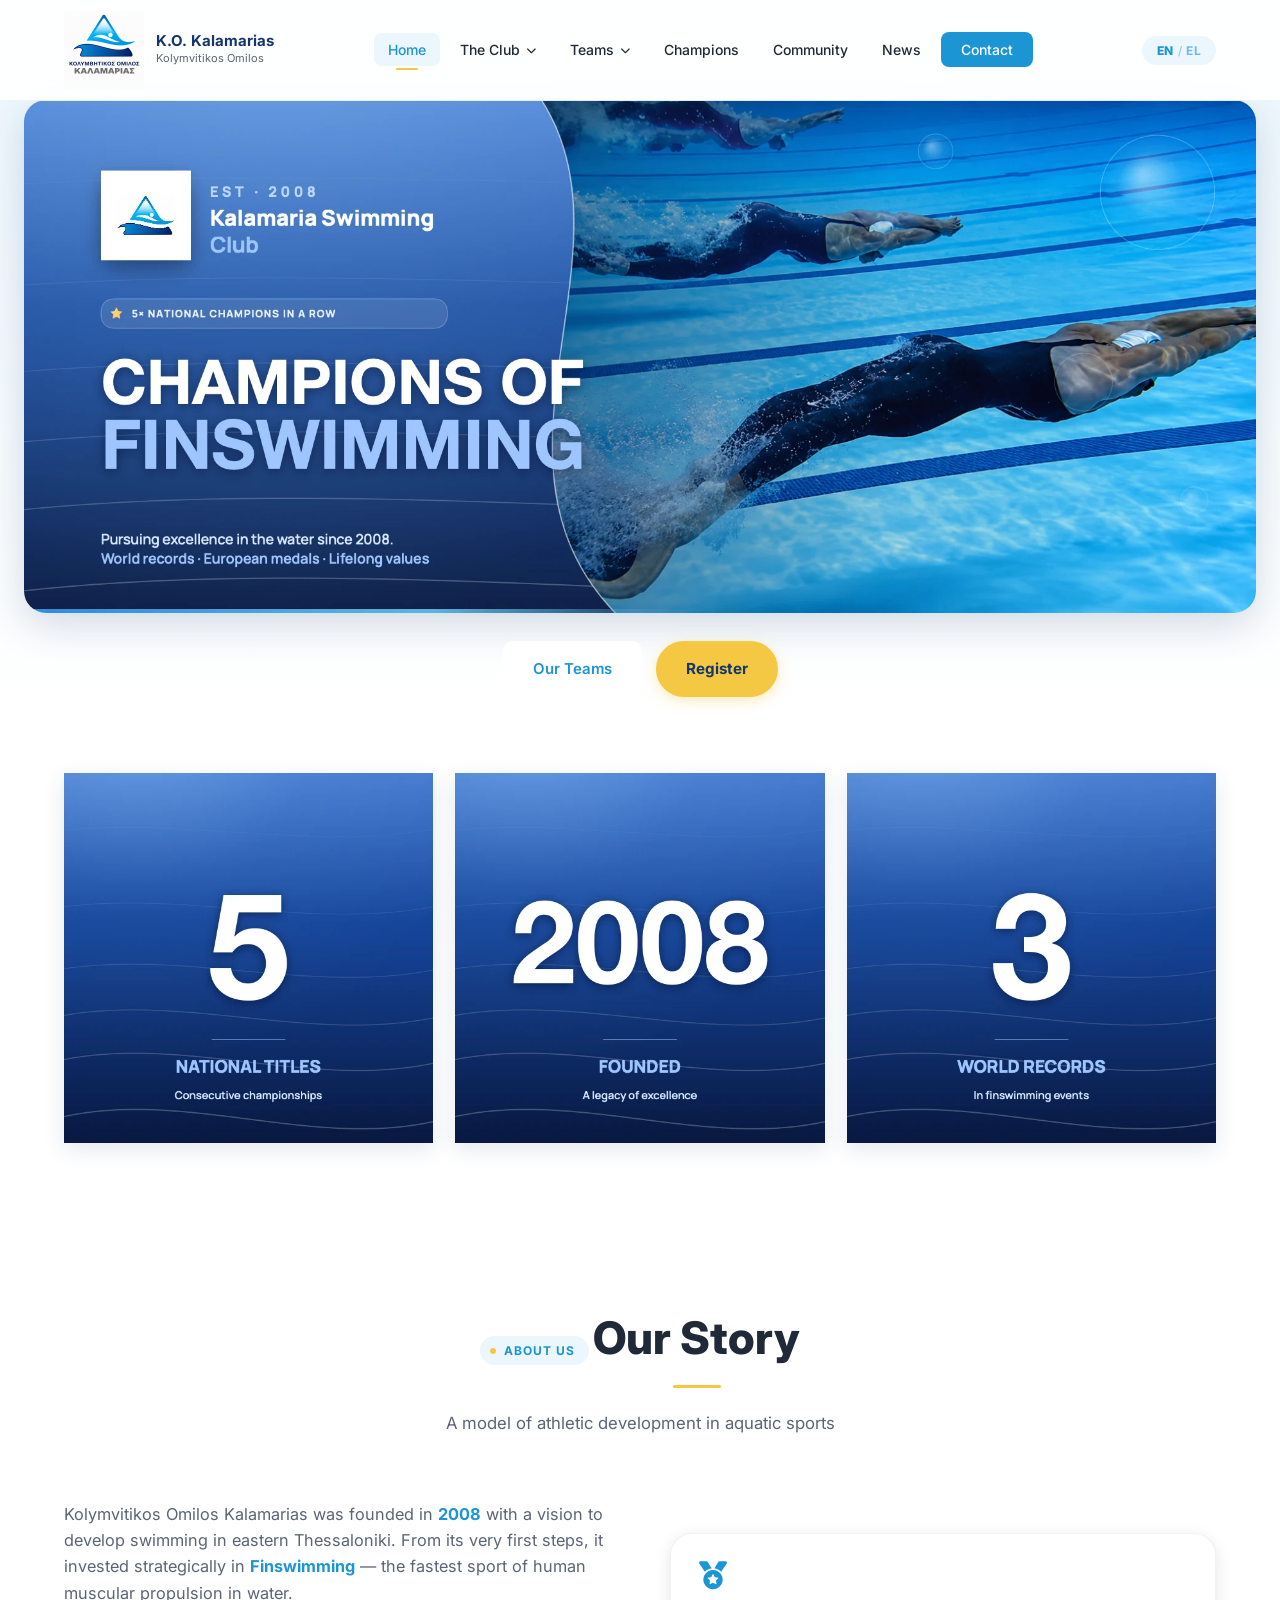
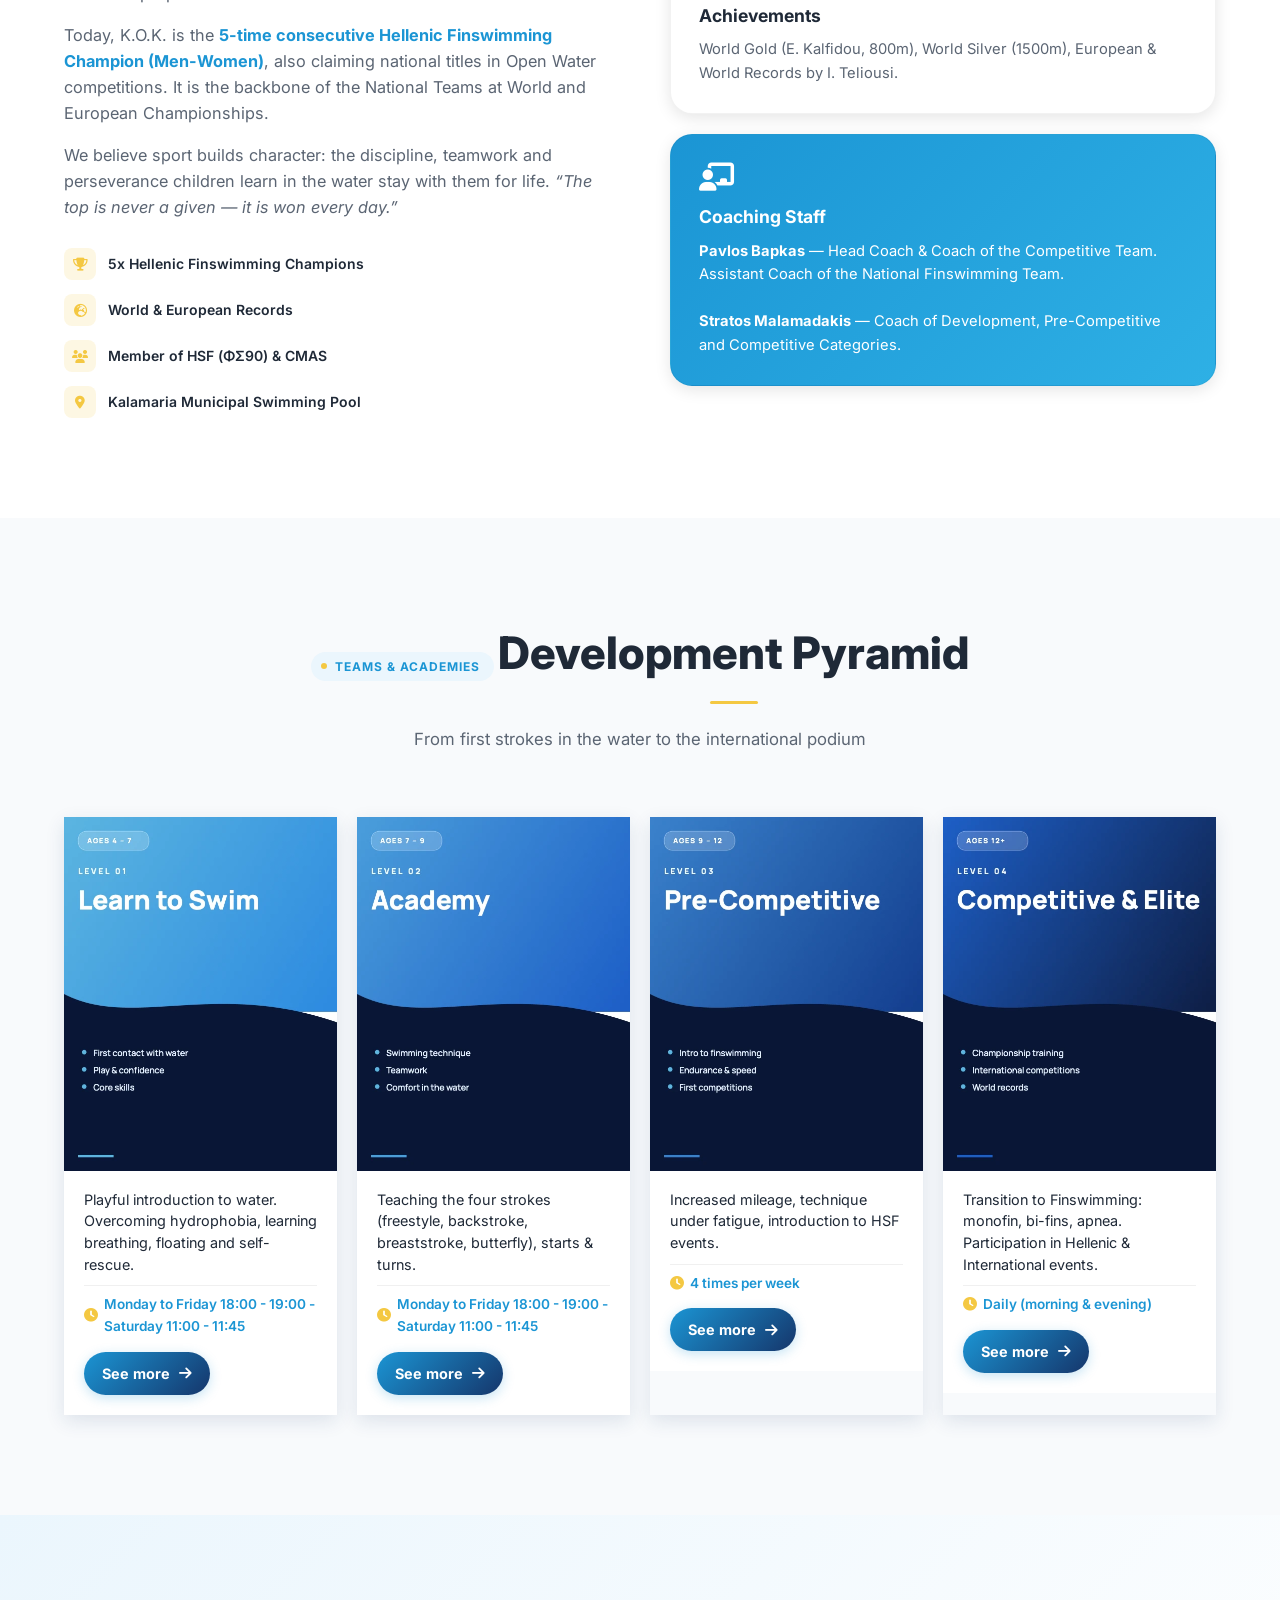
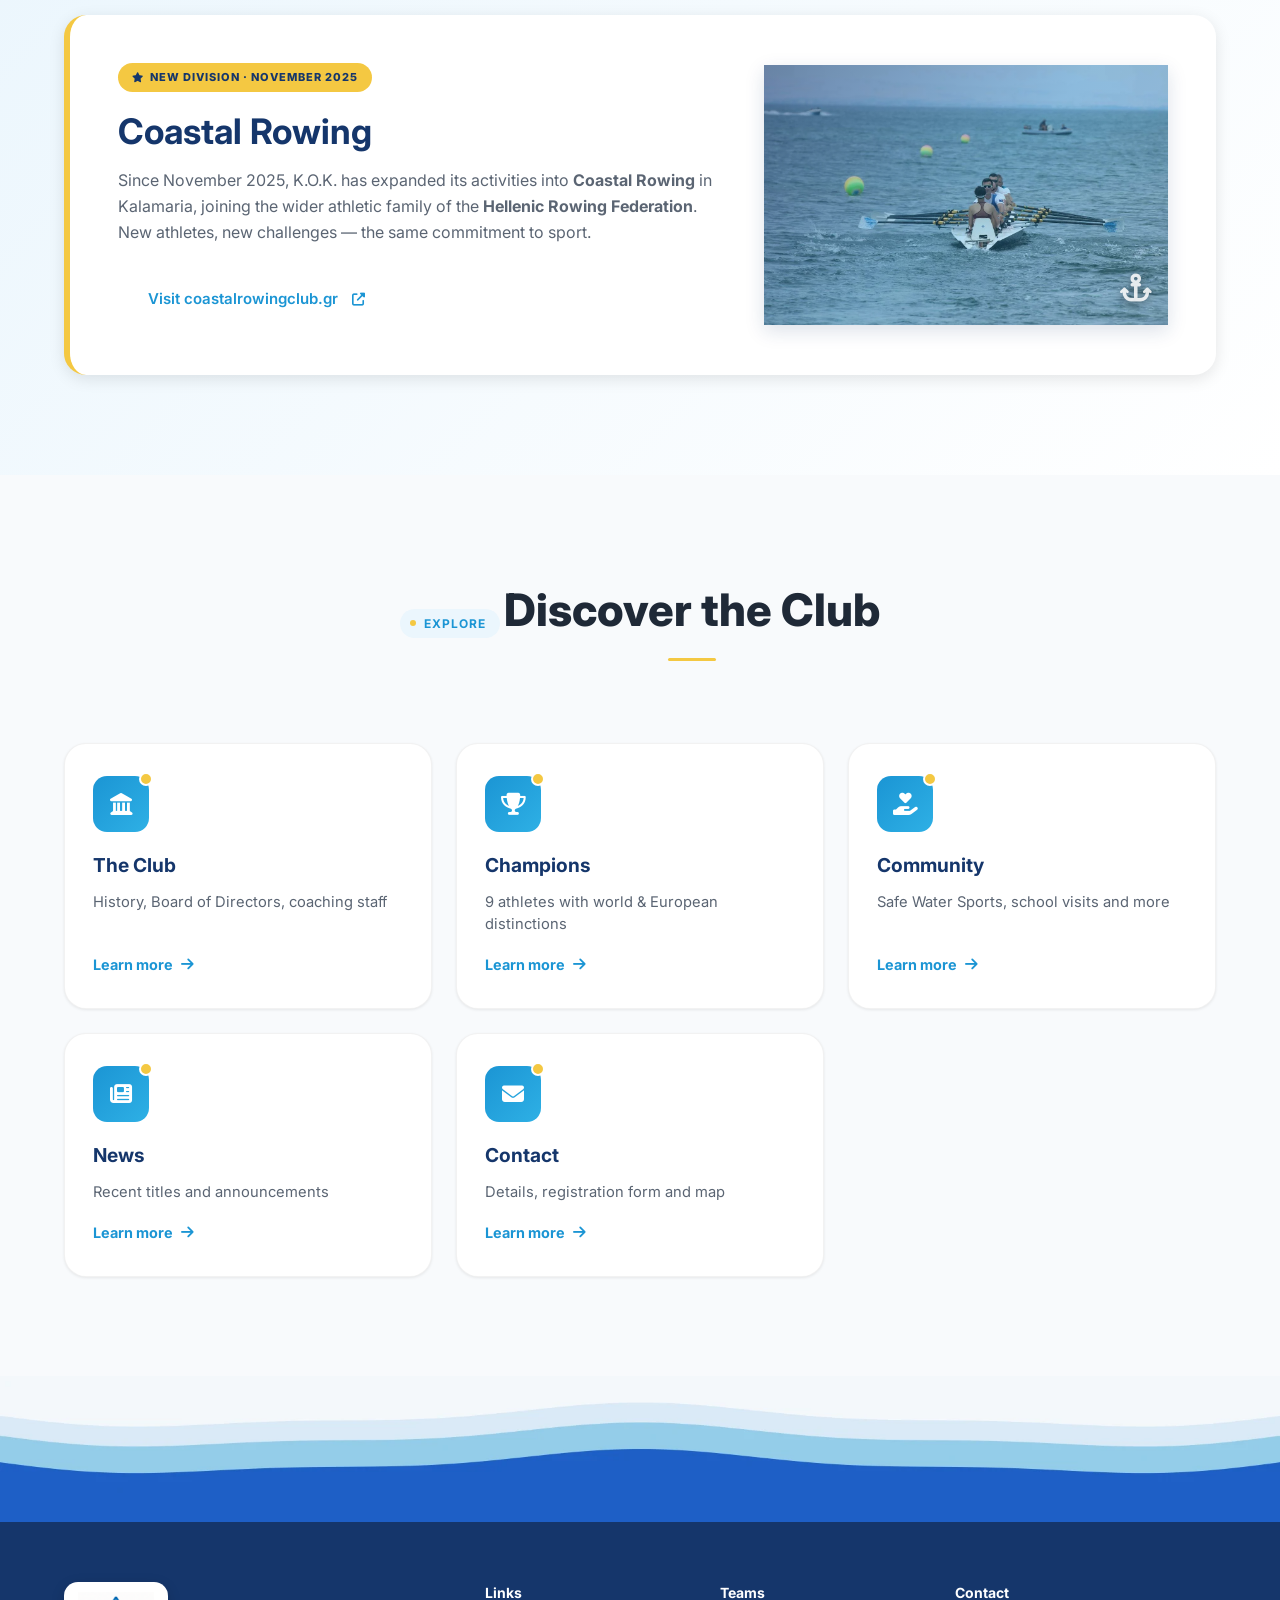
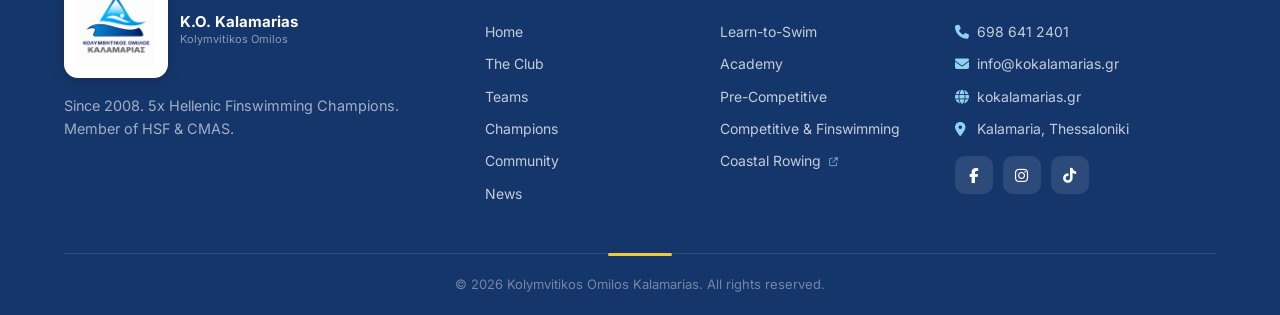
<file: index.html>
<!DOCTYPE html>
<html lang="el">
<head>
  <meta charset="UTF-8" />
  <meta name="viewport" content="width=device-width, initial-scale=1.0" />
  <title data-i18n="page.title">Κολυμβητικός Όμιλος Καλαμαριάς — Πρωταθλητές Τεχνικής Κολύμβησης</title>
  <meta name="description" data-i18n-attr="content" data-i18n="page.description" content="" />

  <!-- Open Graph / Social preview -->
  <meta property="og:type" content="website" />
  <meta property="og:site_name" content="Κολυμβητικός Όμιλος Καλαμαριάς" />
  <meta property="og:title" content="Κολυμβητικός Όμιλος Καλαμαριάς — Πρωταθλητές Τεχνικής Κολύμβησης" />
  <meta property="og:description" content="Από το 2008 στην κορυφή της Τεχνικής Κολύμβησης. 5 συνεχόμενα Πανελλήνια Πρωταθλήματα, παγκόσμια & ευρωπαϊκά ρεκόρ." />
  <meta property="og:image" content="https://www.kokalamarias.gr/images/og-image.jpg" />
  <meta property="og:image:width" content="1200" />
  <meta property="og:image:height" content="630" />
  <meta property="og:locale" content="el_GR" />
  <meta name="twitter:card" content="summary_large_image" />
  <meta name="twitter:title" content="Κολυμβητικός Όμιλος Καλαμαριάς" />
  <meta name="twitter:description" content="Πρωταθλητές Τεχνικής Κολύμβησης από το 2008." />
  <meta name="twitter:image" content="https://www.kokalamarias.gr/images/og-image.jpg" />
  <link rel="canonical" href="https://www.kokalamarias.gr/" />
  <link rel="icon" type="image/png" href="logo.png" />
    <link rel="preconnect" href="https://fonts.googleapis.com" />
  <link rel="preconnect" href="https://fonts.gstatic.com" crossorigin />
  <link rel="preconnect" href="https://cdnjs.cloudflare.com" />
  <link rel="stylesheet" href="style.css" />
  <link href="https://fonts.googleapis.com/css2?family=Inter:wght@300;400;600;700;900&display=swap" rel="stylesheet" />
  <link rel="stylesheet" href="https://cdnjs.cloudflare.com/ajax/libs/font-awesome/6.5.0/css/all.min.css" />
  <script type="application/ld+json">
  {
    "@context": "https://schema.org",
    "@type": "SportsOrganization",
    "name": "Κολυμβητικός Όμιλος Καλαμαριάς",
    "alternateName": "K.O. Kalamarias",
    "url": "https://www.kokalamarias.gr",
    "logo": "https://www.kokalamarias.gr/logo.png",
    "image": "https://www.kokalamarias.gr/images/og-image.jpg",
    "foundingDate": "2008",
    "sport": ["Swimming", "Finswimming"],
    "email": "info@kokalamarias.gr",
    "telephone": "+306986412401",
    "address": {
      "@type": "PostalAddress",
      "addressLocality": "Καλαμαριά",
      "addressRegion": "Θεσσαλονίκη",
      "addressCountry": "GR"
    },
    "sameAs": [
      "https://www.facebook.com/KOKalamarias",
      "https://www.instagram.com/kokalamarias/",
      "https://www.tiktok.com/@kokalamarias"
    ]
  }
  </script>
</head>
<body data-page="home">

  <div id="site-nav"></div>

  <!-- HERO (branded banner) -->
  <section class="hero-banner" id="home">
    <a href="teams.html" class="hero-banner-img-wrap">
      <img src="images/01-hero-banner-1920x800.webp" alt="Κολυμβητικός Όμιλος Καλαμαριάς — Πρωταθλητές Τεχνικής Κολύμβησης" class="hero-banner-img lang-only-el" width="1920" height="800" fetchpriority="high" />
      <img src="images/en/01-hero-banner.webp" alt="Kalamaria Swimming Club — Champions of Finswimming" class="hero-banner-img lang-only-en" width="1920" height="800" fetchpriority="high" />
    </a>
    <div class="hero-banner-cta">
      <a href="teams.html" class="btn btn-primary" data-i18n="hero.cta1">Τα Τμήματά μας</a>
      <a href="contact.html" class="btn btn-outline-dark" data-i18n="hero.cta2">Εγγραφή</a>
    </div>
  </section>

  <!-- STATS -->
  <section class="section stats-section">
    <div class="container">
      <div class="stats-grid">
        <img src="images/03a-stat-panellinia.webp" alt="5 Συνεχόμενα Πανελλήνια" class="stat-card-img lang-only-el" />
        <img src="images/03b-stat-idrysi.webp" alt="Ίδρυση 2008" class="stat-card-img lang-only-el" />
        <img src="images/03c-stat-rekor.webp" alt="3 Παγκόσμια Ρεκόρ" class="stat-card-img lang-only-el" />
        <img src="images/en/03a-stat-titles.webp" alt="5 Consecutive National Titles" class="stat-card-img lang-only-en" />
        <img src="images/en/03b-stat-founded.webp" alt="Founded 2008" class="stat-card-img lang-only-en" />
        <img src="images/en/03c-stat-records.webp" alt="3 World Records" class="stat-card-img lang-only-en" />
      </div>
    </div>
  </section>


  <!-- ABOUT -->
  <section class="section" id="about">
    <div class="container">
      <div class="section-header">
        <span class="section-tag" data-i18n="about.tag">Σχετικά με εμάς</span>
        <h2 data-i18n="about.title">Η Ιστορία μας</h2>
        <p data-i18n="about.subtitle">Ένα πρότυπο αθλητικής εξέλιξης στον υγρό στίβο</p>
      </div>
      <div class="about-grid">
        <div class="about-text">
          <p data-i18n="about.p1" data-i18n-html></p>
          <p data-i18n="about.p2" data-i18n-html></p>
          <p data-i18n="about.p3" data-i18n-html></p>
          <div class="about-highlights">
            <div class="highlight"><i class="fas fa-trophy"></i><span data-i18n="about.h1"></span></div>
            <div class="highlight"><i class="fas fa-globe-europe"></i><span data-i18n="about.h2"></span></div>
            <div class="highlight"><i class="fas fa-users"></i><span data-i18n="about.h3"></span></div>
            <div class="highlight"><i class="fas fa-map-marker-alt"></i><span data-i18n="about.h4"></span></div>
          </div>
        </div>
        <div class="about-visual">
          <div class="about-card">
            <div class="about-card-inner">
              <i class="fas fa-medal"></i>
              <h3 data-i18n="about.card1_title">Επιτυχίες</h3>
              <p data-i18n="about.card1_p"></p>
            </div>
          </div>
          <div class="about-card accent">
            <div class="about-card-inner">
              <i class="fas fa-chalkboard-teacher"></i>
              <h3 data-i18n="about.card2_title">Προπονητικό Επιτελείο</h3>
              <p data-i18n="about.card2_p" data-i18n-html></p>
            </div>
          </div>
        </div>
      </div>
    </div>
  </section>

  <!-- TEAMS -->
  <section class="section section-alt" id="teams">
    <div class="container">
      <div class="section-header">
        <span class="section-tag" data-i18n="teams.tag">Τμήματα &amp; Ακαδημίες</span>
        <h2 data-i18n="teams.title">Πυραμίδα Ανάπτυξης</h2>
        <p data-i18n="teams.subtitle">Από τα πρώτα βήματα στο νερό ώς το διεθνές βάθρο</p>
      </div>
      <div class="programs-grid">
        <a href="teams.html#t1" class="program-card-link">
          <img src="images/04a-program-ekmathisi.webp" alt="Επίπεδο 01 — Εκμάθηση (4-7 ετών)" class="lang-only-el" loading="lazy" />
          <img src="images/en/04a-program-learn-to-swim.webp" alt="Level 01 — Learn to Swim (Ages 4-7)" class="lang-only-en" loading="lazy" />
        </a>
        <a href="teams.html#t2" class="program-card-link">
          <img src="images/04b-program-akadimia.webp" alt="Επίπεδο 02 — Ακαδημία (7-9 ετών)" class="lang-only-el" loading="lazy" />
          <img src="images/en/04b-program-academy.webp" alt="Level 02 — Academy (Ages 7-9)" class="lang-only-en" loading="lazy" />
        </a>
        <a href="teams.html#t3" class="program-card-link">
          <img src="images/04c-program-proagonistiko.webp" alt="Επίπεδο 03 — Προαγωνιστικό (9-12 ετών)" class="lang-only-el" loading="lazy" />
          <img src="images/en/04c-program-pre-competitive.webp" alt="Level 03 — Pre-Competitive (Ages 9-12)" class="lang-only-en" loading="lazy" />
        </a>
        <a href="teams.html#t4" class="program-card-link">
          <img src="images/04d-program-agonistiko.webp" alt="Επίπεδο 04 — Αγωνιστικό &amp; Τεχνική (12+ ετών)" class="lang-only-el" loading="lazy" />
          <img src="images/en/04d-program-competitive.webp" alt="Level 04 — Competitive &amp; Finswimming (Ages 12+)" class="lang-only-en" loading="lazy" />
        </a>
      </div>
    </div>
  </section>

  <!-- COASTAL ROWING -->
  <section class="section coastal-section" id="coastal">
    <div class="container">
      <div class="coastal-banner">
        <div class="coastal-content">
          <span class="coastal-badge"><i class="fas fa-star"></i> <span data-i18n="coastal.badge">ΝΕΟ ΤΜΗΜΑ · ΝΟΕΜΒΡΙΟΣ 2025</span></span>
          <h2 data-i18n="coastal.title">Παράκτια Κωπηλασία</h2>
          <p data-i18n="coastal.p" data-i18n-html></p>
          <a href="https://www.coastalrowingclub.gr/" target="_blank" rel="noopener" class="btn btn-primary">
            <span data-i18n="coastal.cta">Επισκεφθείτε το coastalrowingclub.gr</span> <i class="fas fa-external-link-alt"></i>
          </a>
        </div>
        <div class="coastal-visual">
          <img src="images/coastal-rowing.webp" alt="Παράκτια Κωπηλασία" class="coastal-photo" loading="lazy" />
        </div>
      </div>
    </div>
  </section>

  <!-- HOME CARDS GRID -->
  <section class="section section-alt" id="explore">
    <div class="container">
      <div class="section-header">
        <span class="section-tag" data-i18n="home.cards_tag">Εξερευνήστε</span>
        <h2 data-i18n="home.cards_title">Γνωρίστε τον Όμιλο</h2>
      </div>
      <div class="home-cards-grid">
        <a href="club.html" class="home-card">
          <div class="home-card-icon"><i class="fas fa-landmark"></i></div>
          <h3 data-i18n="home.card_club_title">Ο Όμιλος</h3>
          <p data-i18n="home.card_club_p"></p>
          <span class="home-card-cta"><span data-i18n="home.learn_more">Μάθετε περισσότερα</span> <i class="fas fa-arrow-right"></i></span>
        </a>
        <a href="champions.html" class="home-card">
          <div class="home-card-icon"><i class="fas fa-trophy"></i></div>
          <h3 data-i18n="home.card_champions_title">Πρωταθλητές</h3>
          <p data-i18n="home.card_champions_p"></p>
          <span class="home-card-cta"><span data-i18n="home.learn_more">Μάθετε περισσότερα</span> <i class="fas fa-arrow-right"></i></span>
        </a>
        <a href="social.html" class="home-card">
          <div class="home-card-icon"><i class="fas fa-hand-holding-heart"></i></div>
          <h3 data-i18n="home.card_social_title">Κοινωνικό Έργο</h3>
          <p data-i18n="home.card_social_p"></p>
          <span class="home-card-cta"><span data-i18n="home.learn_more">Μάθετε περισσότερα</span> <i class="fas fa-arrow-right"></i></span>
        </a>
        <a href="news.html" class="home-card">
          <div class="home-card-icon"><i class="fas fa-newspaper"></i></div>
          <h3 data-i18n="home.card_news_title">Νέα</h3>
          <p data-i18n="home.card_news_p"></p>
          <span class="home-card-cta"><span data-i18n="home.learn_more">Μάθετε περισσότερα</span> <i class="fas fa-arrow-right"></i></span>
        </a>
        <a href="contact.html" class="home-card">
          <div class="home-card-icon"><i class="fas fa-envelope"></i></div>
          <h3 data-i18n="home.card_contact_title">Επικοινωνία</h3>
          <p data-i18n="home.card_contact_p"></p>
          <span class="home-card-cta"><span data-i18n="home.learn_more">Μάθετε περισσότερα</span> <i class="fas fa-arrow-right"></i></span>
        </a>
      </div>
    </div>
  </section>

  <!-- WAVE DIVIDER → Footer transition -->
  <div class="wave-divider">
    <img src="images/06-wave-divider-1920x220.webp" alt="" aria-hidden="true" loading="lazy" />
  </div>

  <div id="site-footer"></div>

  <script src="translations.js"></script>
  <script src="partials.js"></script>
  <script src="site-loader.js"></script>
  <script src="script.js"></script>
  <script src="teams-loader.js"></script>
</body>
</html>
</file>
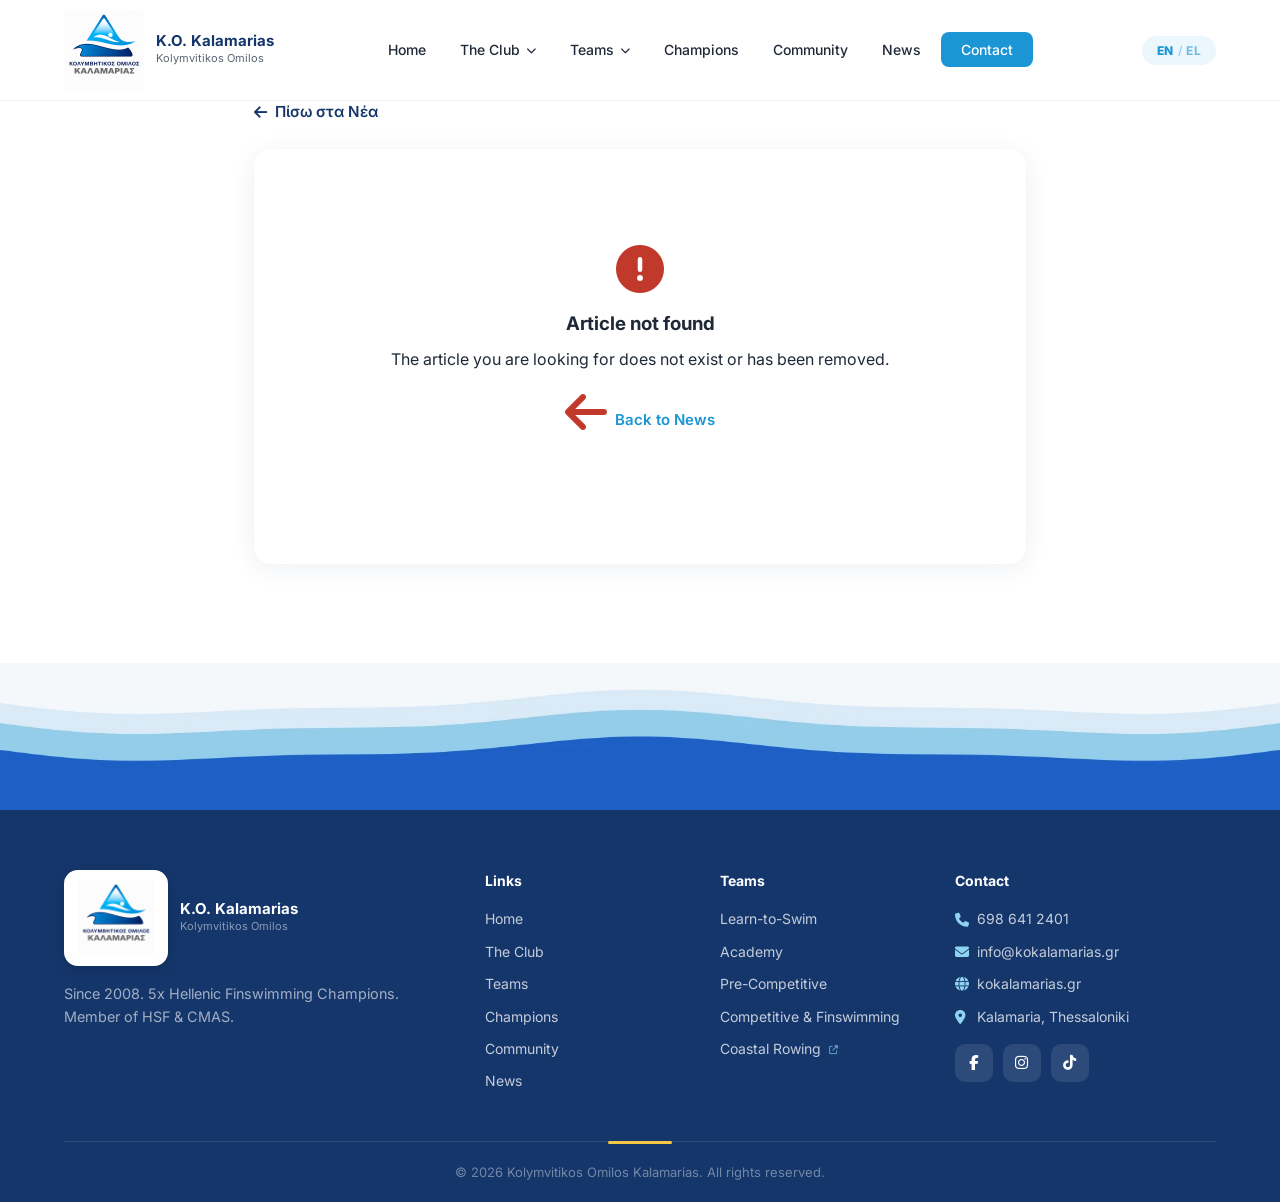
<file: article.html>
<!DOCTYPE html>
<html lang="el">
<head>
  <meta charset="UTF-8" />
  <meta name="viewport" content="width=device-width, initial-scale=1.0" />
  <base href="/" />
  <link rel="canonical" id="canonicalLink" href="https://www.kokalamarias.gr/" />
  <title>Άρθρο — Κ.Ο. Καλαμαριάς</title>
  <meta name="description" content="" id="metaDesc" />
  <!-- Open Graph / Social preview (filled dynamically) -->
  <meta property="og:type" content="article" />
  <meta property="og:site_name" content="Κολυμβητικός Όμιλος Καλαμαριάς" />
  <meta property="og:title" content="Άρθρο — Κ.Ο. Καλαμαριάς" id="ogTitle" />
  <meta property="og:description" content="" id="ogDesc" />
  <meta property="og:image" content="https://www.kokalamarias.gr/images/og-image.jpg" id="ogImage" />
  <meta property="og:image:width" content="1200" />
  <meta property="og:image:height" content="630" />
  <meta property="og:locale" content="el_GR" />
  <meta name="twitter:card" content="summary_large_image" />
  <meta name="twitter:title" content="Άρθρο — Κ.Ο. Καλαμαριάς" id="twTitle" />
  <meta name="twitter:description" content="" id="twDesc" />
  <meta name="twitter:image" content="https://www.kokalamarias.gr/images/og-image.jpg" id="twImage" />

  <link rel="icon" type="image/png" href="/logo.png" />
    <link rel="preconnect" href="https://fonts.googleapis.com" />
  <link rel="preconnect" href="https://fonts.gstatic.com" crossorigin />
  <link rel="preconnect" href="https://cdnjs.cloudflare.com" />
  <link rel="stylesheet" href="/style.css" />
  <link href="https://fonts.googleapis.com/css2?family=Inter:wght@300;400;600;700;900&display=swap" rel="stylesheet" />
  <link rel="stylesheet" href="https://cdnjs.cloudflare.com/ajax/libs/font-awesome/6.5.0/css/all.min.css" />
</head>
<body data-page="article">

  <div id="site-nav"></div>

  <section class="section">
    <div class="container container-narrow">
      <a href="/news" class="back-link" id="articleBackLink"><i class="fas fa-arrow-left"></i> <span id="articleBackLabel">Πίσω στα Νέα</span></a>
      <article id="articleContent" class="article-page">
        <p class="article-loading" data-i18n="article.loading">Φόρτωση άρθρου…</p>
      </article>
    </div>
  </section>

  <!-- WAVE DIVIDER → Footer transition -->
  <div class="wave-divider">
    <img src="/images/06-wave-divider-1920x220.webp" alt="" aria-hidden="true" loading="lazy" />
  </div>

  <div id="site-footer"></div>
  <script src="/translations.js"></script>
  <script src="/partials.js"></script>
  <script src="/site-loader.js"></script>
  <script src="/script.js"></script>
  <script src="/article-loader.js"></script>
</body>
</html>
</file>
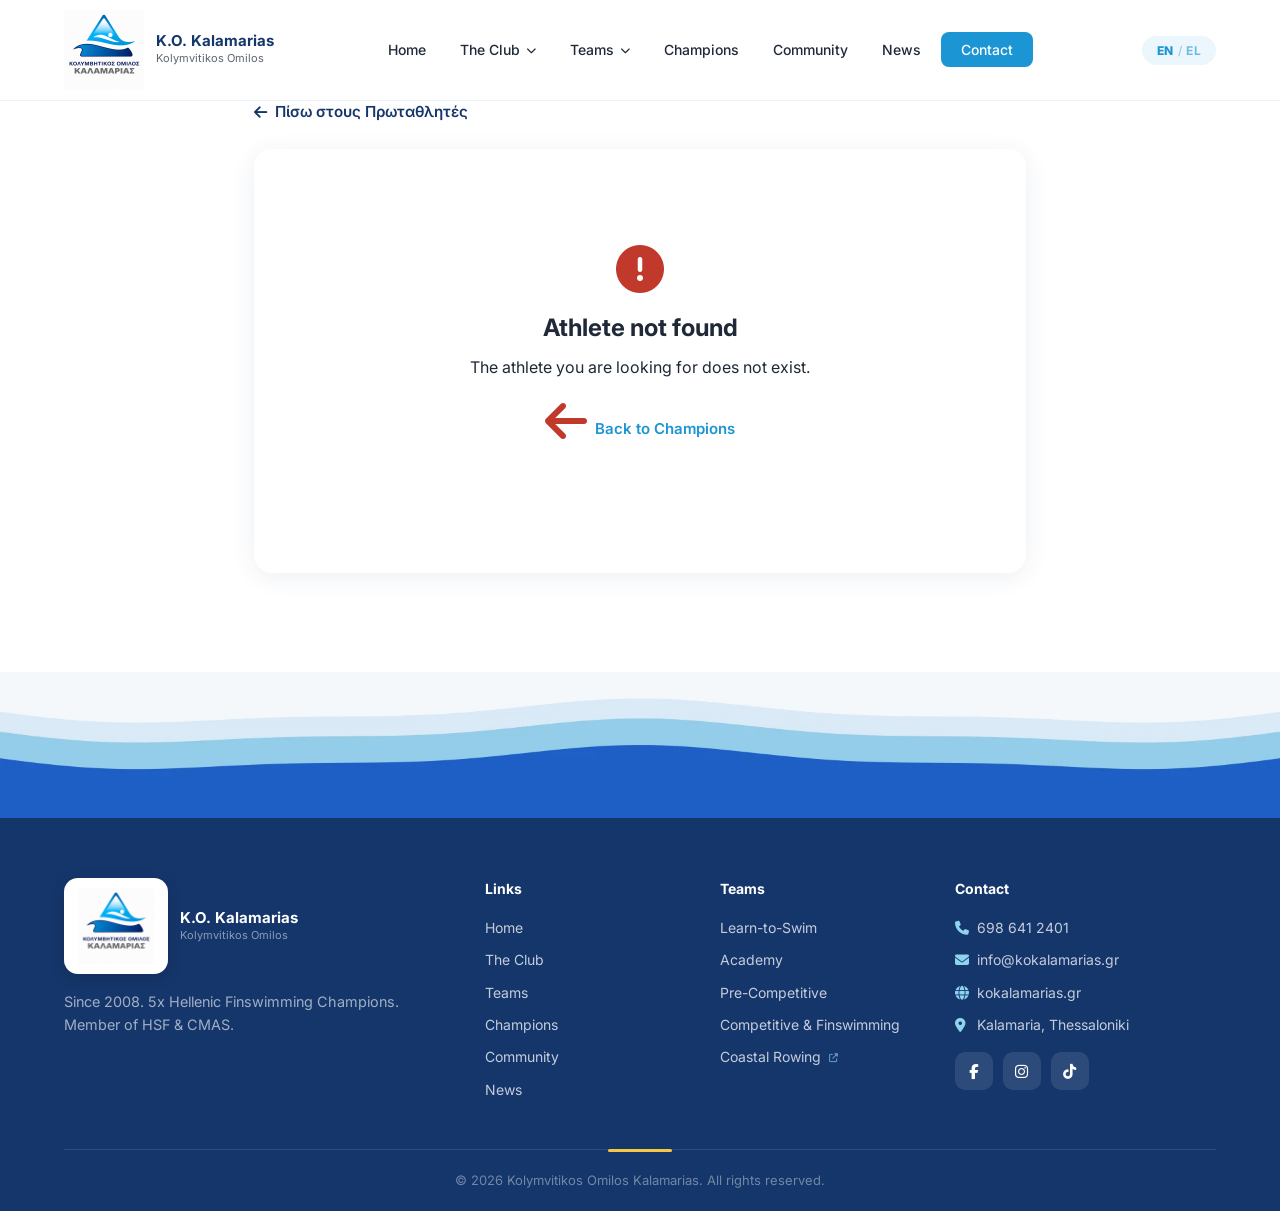
<file: athlete.html>
<!DOCTYPE html>
<html lang="el">
<head>
  <meta charset="UTF-8" />
  <meta name="viewport" content="width=device-width, initial-scale=1.0" />
  <base href="/" />
  <link rel="canonical" id="canonicalLink" href="https://www.kokalamarias.gr/" />
  <title>Πρωταθλητής — Κ.Ο. Καλαμαριάς</title>
  <meta name="description" content="" id="metaDesc" />
  <meta property="og:type" content="profile" />
  <meta property="og:site_name" content="Κολυμβητικός Όμιλος Καλαμαριάς" />
  <meta property="og:title" content="Πρωταθλητής — Κ.Ο. Καλαμαριάς" id="ogTitle" />
  <meta property="og:description" content="" id="ogDesc" />
  <meta property="og:image" content="https://www.kokalamarias.gr/images/og-image.jpg" id="ogImage" />
  <meta property="og:image:width" content="1200" />
  <meta property="og:image:height" content="630" />
  <meta property="og:locale" content="el_GR" />
  <meta name="twitter:card" content="summary_large_image" />
  <meta name="twitter:title" content="Πρωταθλητής — Κ.Ο. Καλαμαριάς" id="twTitle" />
  <meta name="twitter:description" content="" id="twDesc" />
  <meta name="twitter:image" content="https://www.kokalamarias.gr/images/og-image.jpg" id="twImage" />

  <link rel="icon" type="image/png" href="/logo.png" />
    <link rel="preconnect" href="https://fonts.googleapis.com" />
  <link rel="preconnect" href="https://fonts.gstatic.com" crossorigin />
  <link rel="preconnect" href="https://cdnjs.cloudflare.com" />
  <link rel="stylesheet" href="/style.css" />
  <link href="https://fonts.googleapis.com/css2?family=Inter:wght@300;400;600;700;900&display=swap" rel="stylesheet" />
  <link rel="stylesheet" href="https://cdnjs.cloudflare.com/ajax/libs/font-awesome/6.5.0/css/all.min.css" />
</head>
<body data-page="athlete">

  <div id="site-nav"></div>

  <section class="section">
    <div class="container container-narrow">
      <a href="/champions" class="back-link"><i class="fas fa-arrow-left"></i> <span data-i18n="athlete.back">Πίσω στους Πρωταθλητές</span></a>
      <div id="athleteContent" class="article-page">
        <p class="article-loading" data-i18n="article.loading">Φόρτωση…</p>
      </div>
    </div>
  </section>

  <div class="wave-divider">
    <img src="/images/06-wave-divider-1920x220.webp" alt="" aria-hidden="true" loading="lazy" />
  </div>

  <div id="site-footer"></div>
  <script src="/translations.js"></script>
  <script src="/partials.js"></script>
  <script src="/site-loader.js"></script>
  <script src="/script.js"></script>
  <script src="/athlete-loader.js"></script>
</body>
</html>
</file>
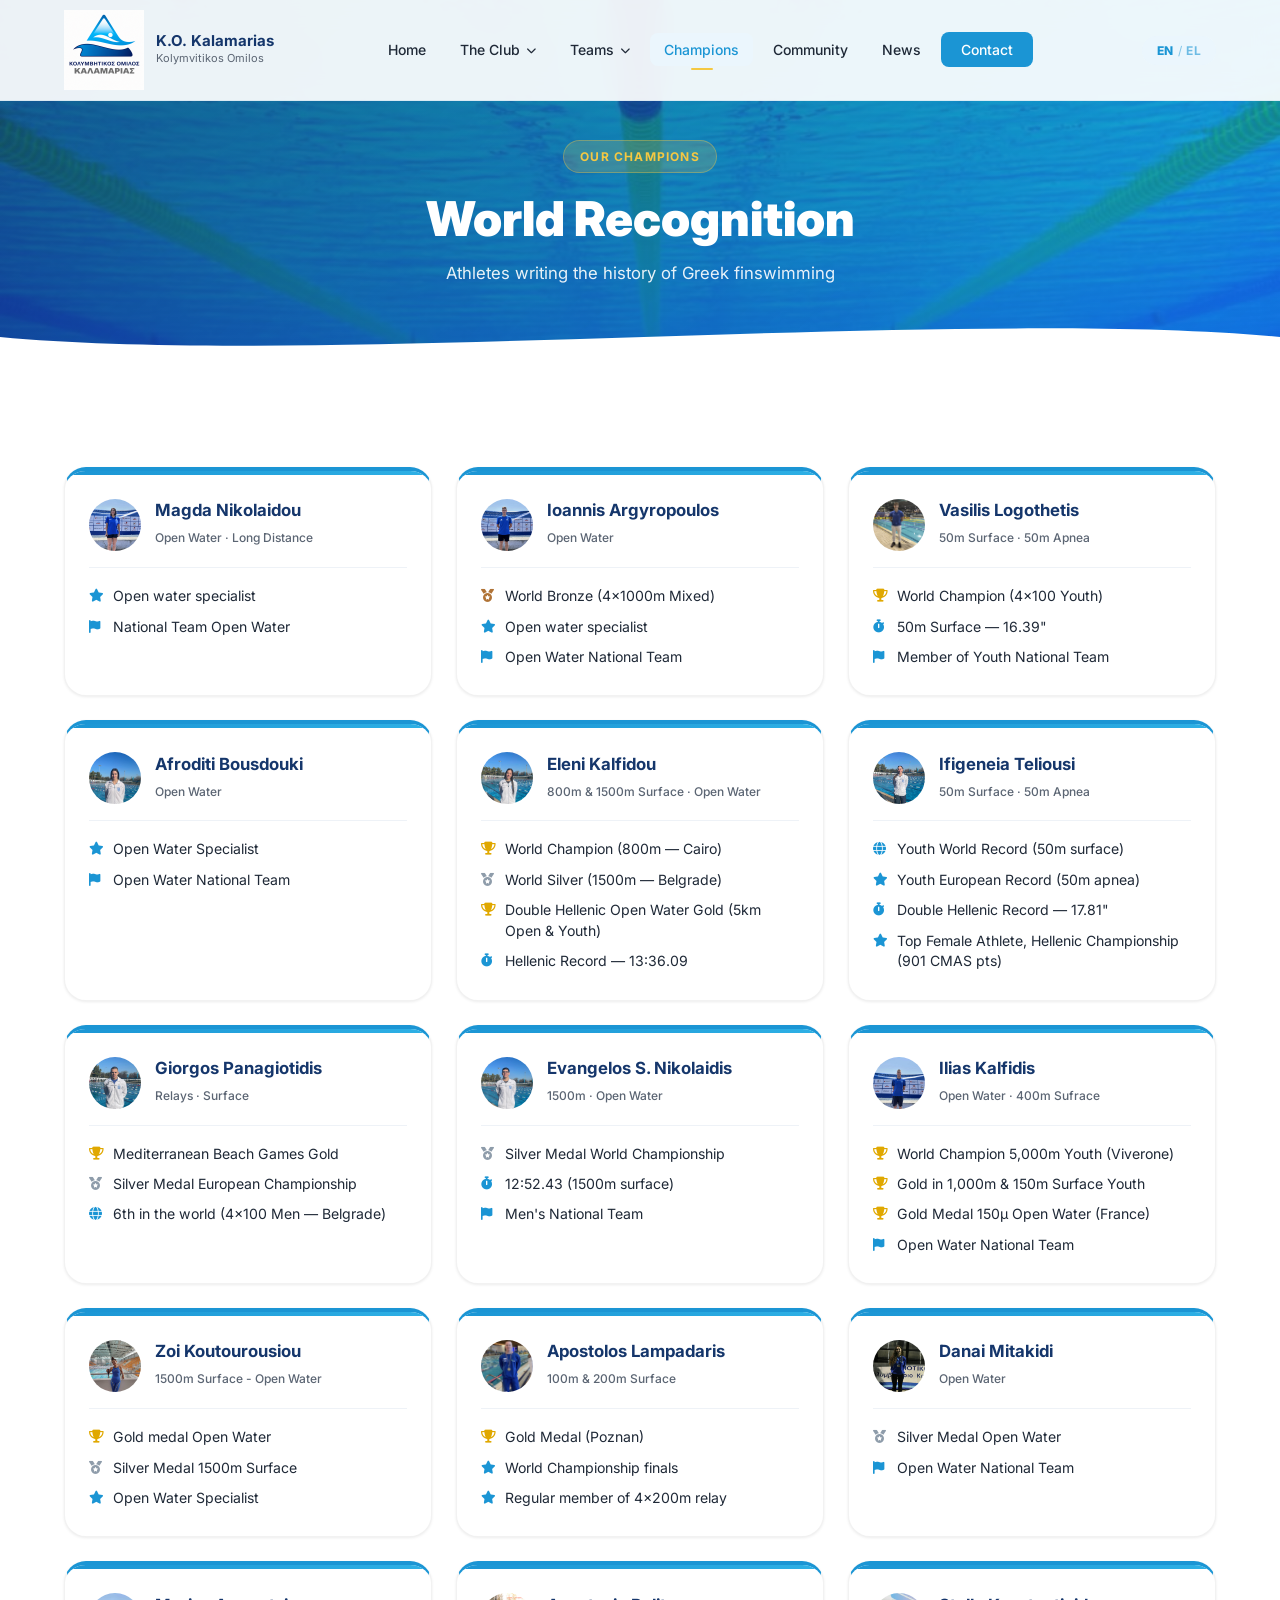
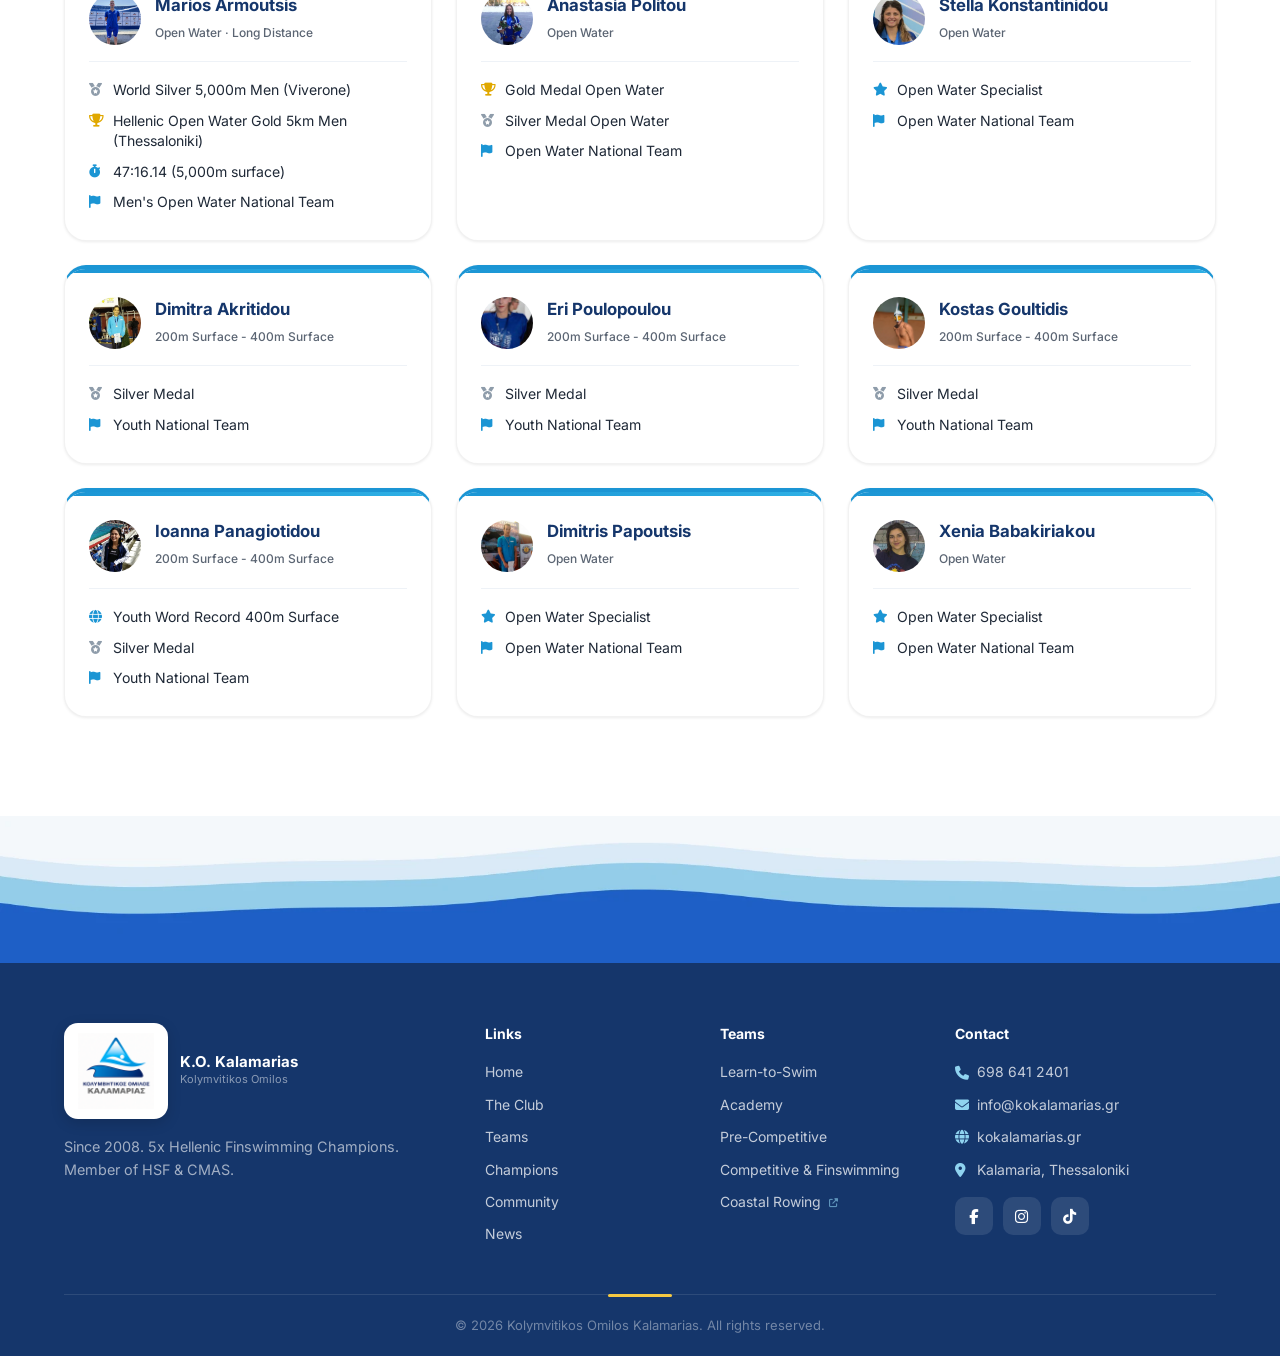
<file: champions.html>
<!DOCTYPE html>
<html lang="el">
<head>
  <meta charset="UTF-8" />
  <meta name="viewport" content="width=device-width, initial-scale=1.0" />
  <title>Πρωταθλητές — Κ.Ο. Καλαμαριάς</title>
<!-- Open Graph / Social preview -->
  <meta property="og:type" content="website" />
  <meta property="og:site_name" content="Κολυμβητικός Όμιλος Καλαμαριάς" />
  <meta property="og:title" content="Πρωταθλητές — Κ.Ο. Καλαμαριάς" />
  <meta property="og:description" content="Οι πρωταθλητές μας — αθλητές με παγκόσμιες και ευρωπαϊκές διακρίσεις στην Τεχνική Κολύμβηση." />
  <meta property="og:image" content="https://www.kokalamarias.gr/images/og-image.jpg" />
  <meta property="og:image:width" content="1200" />
  <meta property="og:image:height" content="630" />
  <meta property="og:locale" content="el_GR" />
  <meta name="twitter:card" content="summary_large_image" />
  <meta name="twitter:title" content="Πρωταθλητές — Κ.Ο. Καλαμαριάς" />
  <meta name="twitter:description" content="Οι πρωταθλητές μας — αθλητές με παγκόσμιες και ευρωπαϊκές διακρίσεις στην Τεχνική Κολύμβηση." />
  <meta name="twitter:image" content="https://www.kokalamarias.gr/images/og-image.jpg" />
  <link rel="canonical" href="https://www.kokalamarias.gr/champions" />
  <link rel="icon" type="image/png" href="logo.png" />
    <link rel="preconnect" href="https://fonts.googleapis.com" />
  <link rel="preconnect" href="https://fonts.gstatic.com" crossorigin />
  <link rel="preconnect" href="https://cdnjs.cloudflare.com" />
  <link rel="stylesheet" href="style.css" />
  <link href="https://fonts.googleapis.com/css2?family=Inter:wght@300;400;600;700;900&display=swap" rel="stylesheet" />
  <link rel="stylesheet" href="https://cdnjs.cloudflare.com/ajax/libs/font-awesome/6.5.0/css/all.min.css" />
</head>
<body data-page="champions">

  <div id="site-nav"></div>

  <section class="page-hero">
    <div class="container">
      <span class="page-hero-tag" data-i18n="champ.tag">Οι Πρωταθλητές μας</span>
      <h1 data-i18n="champ.title">Παγκόσμια Διάκριση</h1>
      <p data-i18n="champ.subtitle">Αθλητές που γράφουν την ιστορία της ελληνικής τεχνικής κολύμβησης</p>
    </div>
  </section>

  <section class="section">
    <div class="container">
      <div class="champions-grid" id="championsGrid">
        <!-- Cards rendered dynamically from content/data/athletes.json -->
      </div>
  </section>

  <!-- WAVE DIVIDER → Footer transition -->
  <div class="wave-divider">
    <img src="images/06-wave-divider-1920x220.webp" alt="" aria-hidden="true" loading="lazy" />
  </div>

  <div id="site-footer"></div>
  <script src="translations.js"></script>
  <script src="partials.js"></script>
  <script src="site-loader.js"></script>
  <script src="script.js"></script>
  <script src="athletes-loader.js"></script>
</body>
</html>
</file>
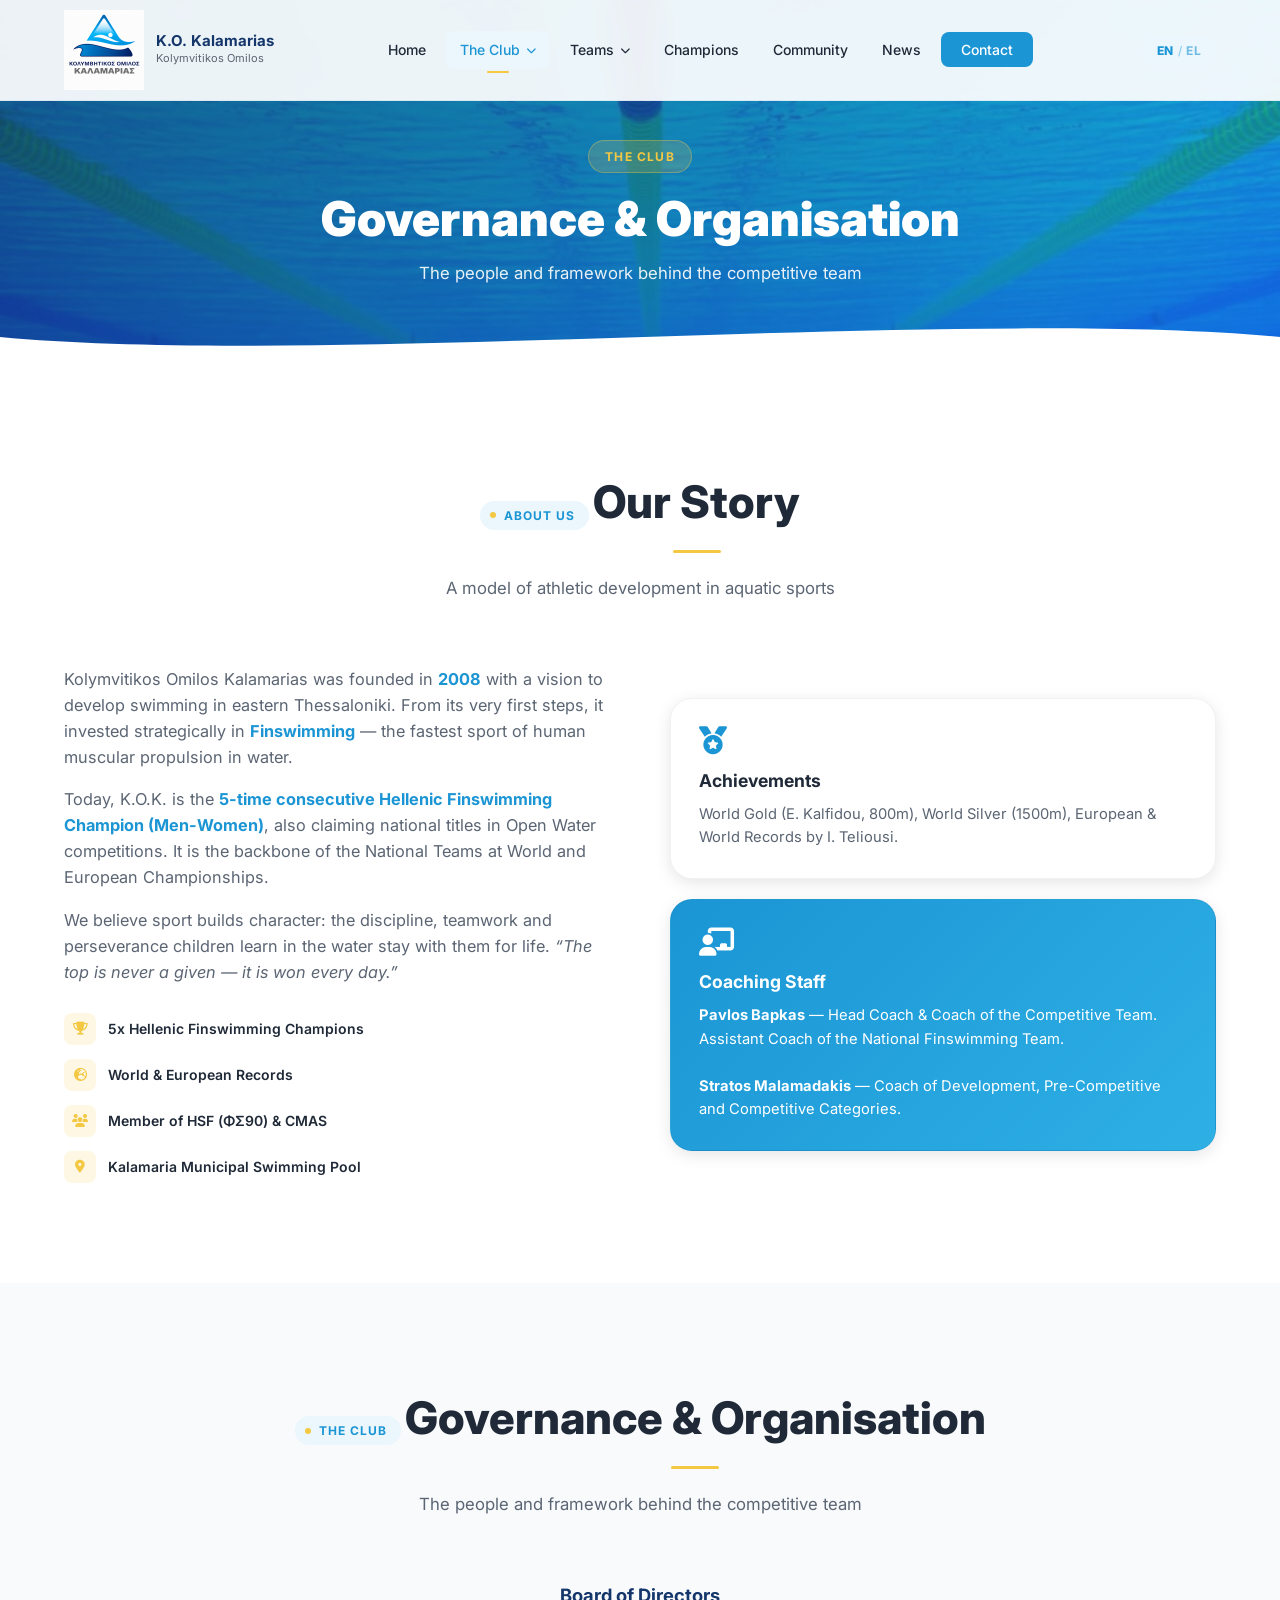
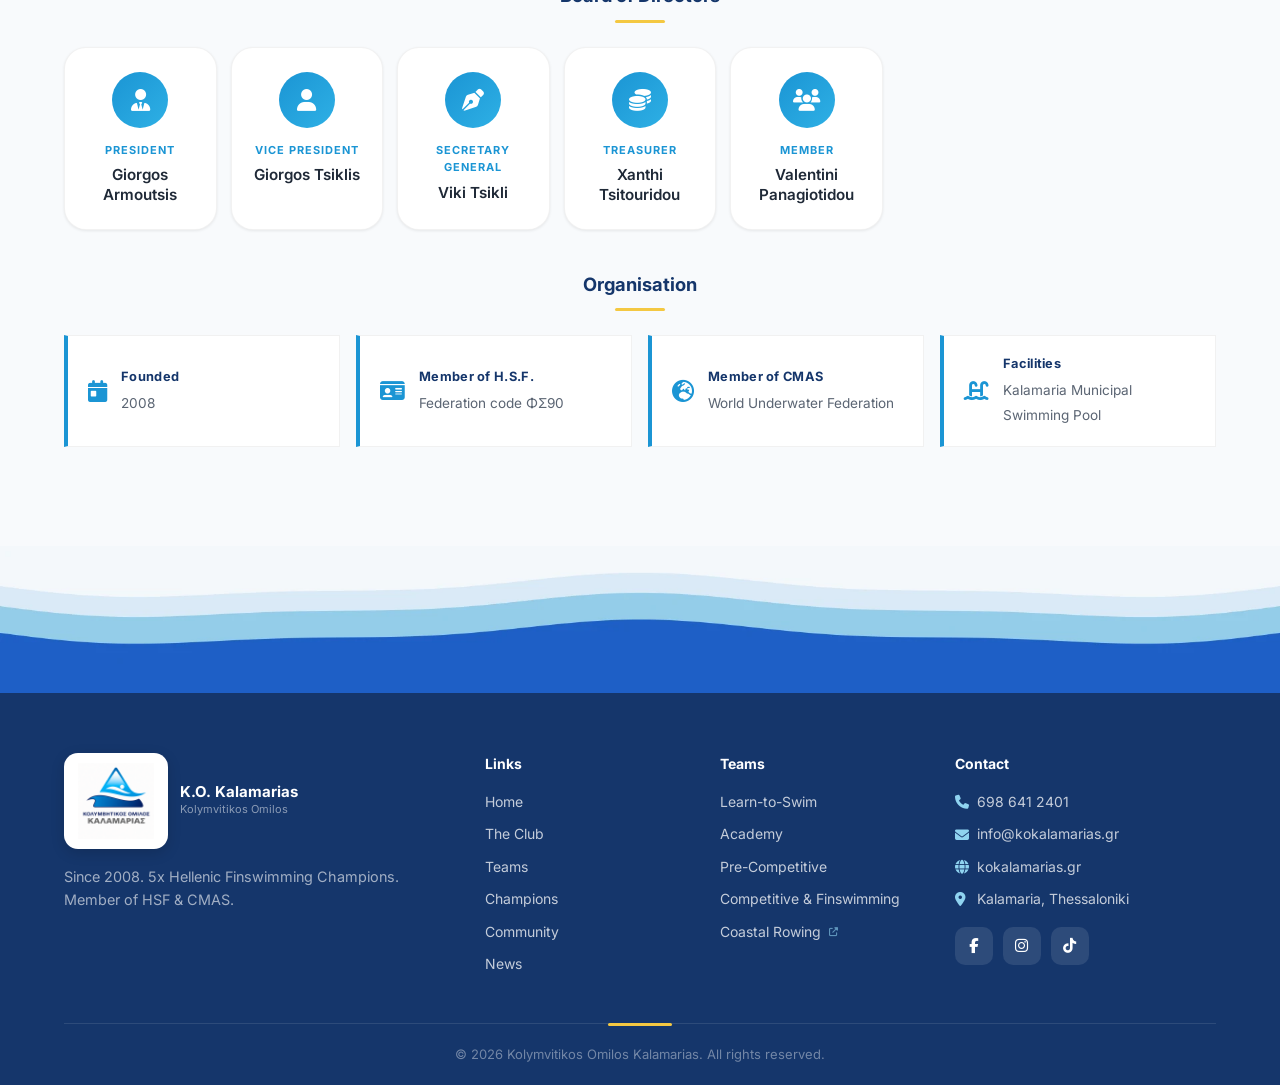
<file: club.html>
<!DOCTYPE html>
<html lang="el">
<head>
  <meta charset="UTF-8" />
  <meta name="viewport" content="width=device-width, initial-scale=1.0" />
  <title data-i18n="page.club.title">Ο Όμιλος — Κ.Ο. Καλαμαριάς</title>
<!-- Open Graph / Social preview -->
  <meta property="og:type" content="website" />
  <meta property="og:site_name" content="Κολυμβητικός Όμιλος Καλαμαριάς" />
  <meta property="og:title" content="Ο Όμιλος — Κ.Ο. Καλαμαριάς" />
  <meta property="og:description" content="Ιστορία, Διοικητικό Συμβούλιο και προπονητικό επιτελείο του Κ.Ο. Καλαμαριάς." />
  <meta property="og:image" content="https://www.kokalamarias.gr/images/og-image.jpg" />
  <meta property="og:image:width" content="1200" />
  <meta property="og:image:height" content="630" />
  <meta property="og:locale" content="el_GR" />
  <meta name="twitter:card" content="summary_large_image" />
  <meta name="twitter:title" content="Ο Όμιλος — Κ.Ο. Καλαμαριάς" />
  <meta name="twitter:description" content="Ιστορία, Διοικητικό Συμβούλιο και προπονητικό επιτελείο του Κ.Ο. Καλαμαριάς." />
  <meta name="twitter:image" content="https://www.kokalamarias.gr/images/og-image.jpg" />
  <link rel="canonical" href="https://www.kokalamarias.gr/club" />
  <link rel="icon" type="image/png" href="logo.png" />
    <link rel="preconnect" href="https://fonts.googleapis.com" />
  <link rel="preconnect" href="https://fonts.gstatic.com" crossorigin />
  <link rel="preconnect" href="https://cdnjs.cloudflare.com" />
  <link rel="stylesheet" href="style.css" />
  <link href="https://fonts.googleapis.com/css2?family=Inter:wght@300;400;600;700;900&display=swap" rel="stylesheet" />
  <link rel="stylesheet" href="https://cdnjs.cloudflare.com/ajax/libs/font-awesome/6.5.0/css/all.min.css" />
</head>
<body data-page="club">

  <div id="site-nav"></div>

  <!-- PAGE HERO -->
  <section class="page-hero">
    <div class="container">
      <span class="page-hero-tag" data-i18n="nav.club">Ο Όμιλος</span>
      <h1 data-i18n="club.title">Διοίκηση & Οργάνωση</h1>
      <p data-i18n="club.subtitle">Οι άνθρωποι και το πλαίσιο πίσω από την αγωνιστική ομάδα</p>
    </div>
  </section>

  <!-- ABOUT (full version) -->
  <section class="section" id="about">
    <div class="container">
      <div class="section-header">
        <span class="section-tag" data-i18n="about.tag">Σχετικά με εμάς</span>
        <h2 data-i18n="about.title">Η Ιστορία μας</h2>
        <p data-i18n="about.subtitle">Ένα πρότυπο αθλητικής εξέλιξης στον υγρό στίβο</p>
      </div>
      <div class="about-grid">
        <div class="about-text">
          <p data-i18n="about.p1" data-i18n-html></p>
          <p data-i18n="about.p2" data-i18n-html></p>
          <p data-i18n="about.p3" data-i18n-html></p>
          <div class="about-highlights">
            <div class="highlight"><i class="fas fa-trophy"></i><span data-i18n="about.h1"></span></div>
            <div class="highlight"><i class="fas fa-globe-europe"></i><span data-i18n="about.h2"></span></div>
            <div class="highlight"><i class="fas fa-users"></i><span data-i18n="about.h3"></span></div>
            <div class="highlight"><i class="fas fa-map-marker-alt"></i><span data-i18n="about.h4"></span></div>
          </div>
        </div>
        <div class="about-visual">
          <div class="about-card">
            <div class="about-card-inner">
              <i class="fas fa-medal"></i>
              <h3 data-i18n="about.card1_title">Επιτυχίες</h3>
              <p data-i18n="about.card1_p"></p>
            </div>
          </div>
          <div class="about-card accent" id="coaches">
            <div class="about-card-inner">
              <i class="fas fa-chalkboard-teacher"></i>
              <h3 data-i18n="about.card2_title">Προπονητικό Επιτελείο</h3>
              <p data-i18n="about.card2_p" data-i18n-html></p>
            </div>
          </div>
        </div>
      </div>
    </div>
  </section>

  <!-- BOARD + ORGANISATION -->
  <section class="section section-alt" id="board">
    <div class="container">
      <div class="section-header">
        <span class="section-tag" data-i18n="club.tag">Ο Όμιλος</span>
        <h2 data-i18n="club.title">Διοίκηση &amp; Οργάνωση</h2>
        <p data-i18n="club.subtitle"></p>
      </div>

      <h3 class="club-subheading" data-i18n="club.board_heading">Διοικητικό Συμβούλιο</h3>
      <div class="board-grid" id="boardGrid">
        <!-- Members rendered dynamically from content/data/board.json -->
      </div>

            <h3 class="club-subheading" data-i18n="club.inst_heading">Οργάνωση</h3>
      <div class="institutional-grid">
        <div class="inst-card">
          <i class="fas fa-calendar-day"></i>
          <div>
            <strong data-i18n="club.i1_label">Έτος Ίδρυσης</strong>
            <span data-i18n="club.i1_value">2008</span>
          </div>
        </div>
        <div class="inst-card">
          <i class="fas fa-id-card"></i>
          <div>
            <strong data-i18n="club.i2_label">Μέλος Κ.Ο.Ε.</strong>
            <span data-i18n="club.i2_value">Κωδικός σωματείου ΦΣ90</span>
          </div>
        </div>
        <div class="inst-card">
          <i class="fas fa-globe-europe"></i>
          <div>
            <strong data-i18n="club.i3_label">Μέλος CMAS</strong>
            <span data-i18n="club.i3_value">Παγκόσμια Ομοσπονδία Υποβρύχιας Δραστηριότητας</span>
          </div>
        </div>
        <div class="inst-card">
          <i class="fas fa-swimming-pool"></i>
          <div>
            <strong data-i18n="club.i4_label">Εγκαταστάσεις</strong>
            <span data-i18n="club.i4_value">Δημοτικό Κολυμβητήριο Καλαμαριάς</span>
          </div>
        </div>
      </div>
    </div>
  </section>

  <!-- WAVE DIVIDER → Footer transition -->
  <div class="wave-divider">
    <img src="images/06-wave-divider-1920x220.webp" alt="" aria-hidden="true" loading="lazy" />
  </div>

  <div id="site-footer"></div>

  <script src="translations.js"></script>
  <script src="partials.js"></script>
  <script src="site-loader.js"></script>
  <script src="script.js"></script>
  <script src="board-loader.js"></script>
</body>
</html>
</file>
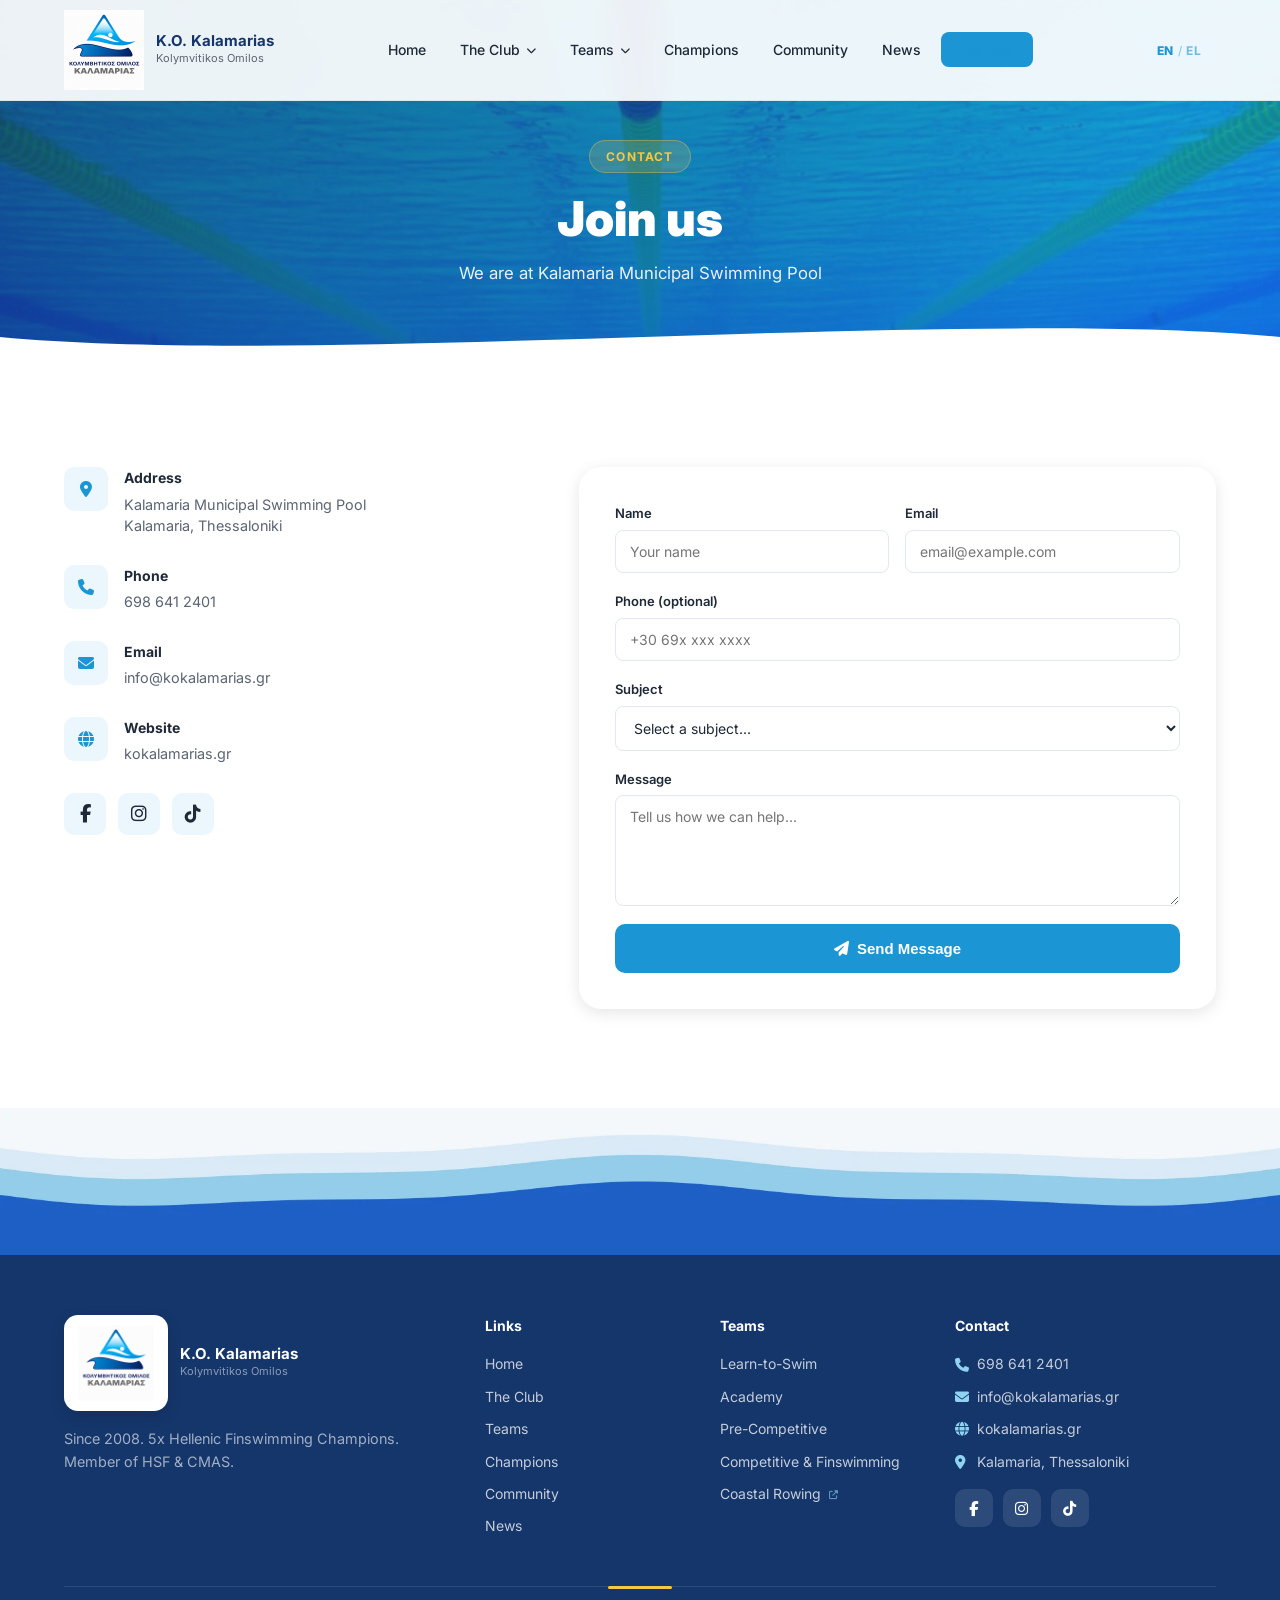
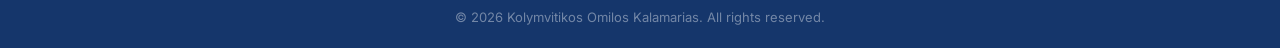
<file: contact.html>
<!DOCTYPE html>
<html lang="el">
<head>
  <meta charset="UTF-8" />
  <meta name="viewport" content="width=device-width, initial-scale=1.0" />
  <title>Επικοινωνία — Κ.Ο. Καλαμαριάς</title>
<!-- Open Graph / Social preview -->
  <meta property="og:type" content="website" />
  <meta property="og:site_name" content="Κολυμβητικός Όμιλος Καλαμαριάς" />
  <meta property="og:title" content="Επικοινωνία — Κ.Ο. Καλαμαριάς" />
  <meta property="og:description" content="Επικοινωνία με τον Κολυμβητικό Όμιλο Καλαμαριάς. Διεύθυνση, τηλέφωνο, email και φόρμα." />
  <meta property="og:image" content="https://www.kokalamarias.gr/images/og-image.jpg" />
  <meta property="og:image:width" content="1200" />
  <meta property="og:image:height" content="630" />
  <meta property="og:locale" content="el_GR" />
  <meta name="twitter:card" content="summary_large_image" />
  <meta name="twitter:title" content="Επικοινωνία — Κ.Ο. Καλαμαριάς" />
  <meta name="twitter:description" content="Επικοινωνία με τον Κολυμβητικό Όμιλο Καλαμαριάς. Διεύθυνση, τηλέφωνο, email και φόρμα." />
  <meta name="twitter:image" content="https://www.kokalamarias.gr/images/og-image.jpg" />
  <link rel="canonical" href="https://www.kokalamarias.gr/contact" />
  <link rel="icon" type="image/png" href="logo.png" />
    <link rel="preconnect" href="https://fonts.googleapis.com" />
  <link rel="preconnect" href="https://fonts.gstatic.com" crossorigin />
  <link rel="preconnect" href="https://cdnjs.cloudflare.com" />
  <link rel="stylesheet" href="style.css" />
  <link href="https://fonts.googleapis.com/css2?family=Inter:wght@300;400;600;700;900&display=swap" rel="stylesheet" />
  <link rel="stylesheet" href="https://cdnjs.cloudflare.com/ajax/libs/font-awesome/6.5.0/css/all.min.css" />
</head>
<body data-page="contact">

  <div id="site-nav"></div>

  <section class="page-hero">
    <div class="container">
      <span class="page-hero-tag" data-i18n="contact.tag">Επικοινωνία</span>
      <h1 data-i18n="contact.title">Ελάτε μαζί μας</h1>
      <p data-i18n="contact.subtitle">Είμαστε στο Δημοτικό Κολυμβητήριο Καλαμαριάς</p>
    </div>
  </section>

  <section class="section">
    <div class="container">
      <div class="contact-grid">
        <div class="contact-info">
          <div class="contact-item">
            <div class="contact-icon"><i class="fas fa-map-marker-alt"></i></div>
            <div>
              <strong data-i18n="contact.address_label">Διεύθυνση</strong>
              <p data-i18n="contact.address_text" data-i18n-html></p>
            </div>
          </div>
          <div class="contact-item">
            <div class="contact-icon"><i class="fas fa-phone"></i></div>
            <div>
              <strong data-i18n="contact.phone_label">Τηλέφωνο</strong>
              <p><a href="tel:+306986412401">698 641 2401</a></p>
            </div>
          </div>
          <div class="contact-item">
            <div class="contact-icon"><i class="fas fa-envelope"></i></div>
            <div>
              <strong data-i18n="contact.email_label">Email</strong>
              <p><a href="mailto:info@kokalamarias.gr">info@kokalamarias.gr</a></p>
            </div>
          </div>
          <div class="contact-item">
            <div class="contact-icon"><i class="fas fa-globe"></i></div>
            <div>
              <strong data-i18n="contact.web_label">Ιστοσελίδα</strong>
              <p><a href="https://kokalamarias.gr" target="_blank" rel="noopener">kokalamarias.gr</a></p>
            </div>
          </div>
          <div class="contact-social">
            <a href="https://www.facebook.com/KOKalamarias" target="_blank" rel="noopener" aria-label="Facebook"><i class="fab fa-facebook-f"></i></a>
            <a href="https://www.instagram.com/kokalamarias/" target="_blank" rel="noopener" aria-label="Instagram"><i class="fab fa-instagram"></i></a>
            <a href="https://www.tiktok.com/@kokalamarias" target="_blank" rel="noopener" aria-label="TikTok"><i class="fab fa-tiktok"></i></a>
          </div>
        </div>
        <form class="contact-form" id="contactForm">
          <div class="form-row">
            <div class="form-group">
              <label for="name" data-i18n="form.name">Όνομα</label>
              <input type="text" id="name" data-i18n-attr="placeholder" data-i18n="form.name_ph" placeholder="Το όνομά σας" required />
            </div>
            <div class="form-group">
              <label for="email" data-i18n="form.email">Email</label>
              <input type="email" id="email" placeholder="email@example.com" required />
            </div>
          </div>
          <div class="form-group">
            <label for="phone" data-i18n="form.phone">Τηλέφωνο</label>
            <input type="tel" id="phone" data-i18n-attr="placeholder" data-i18n="form.phone_ph" placeholder="69x xxx xxxx" autocomplete="tel" />
          </div>
          <div class="form-group">
            <label for="subject" data-i18n="form.subject">Θέμα</label>
            <select id="subject">
              <option value="" data-i18n="form.subj_default">Επιλέξτε θέμα...</option>
              <option data-i18n="form.subj1">Εγγραφή – Τμήμα Εκμάθησης (4–7 ετών)</option>
              <option data-i18n="form.subj2">Εγγραφή – Ακαδημία (7–9 ετών)</option>
              <option data-i18n="form.subj3">Εγγραφή – Προαγωνιστικό (9–12 ετών)</option>
              <option data-i18n="form.subj4">Εγγραφή – Αγωνιστικό / Τεχνική Κολύμβηση</option>
              <option data-i18n="form.subj5">Πληροφορίες για Τεχνική Κολύμβηση</option>
              <option data-i18n="form.subj6">Άλλο</option>
            </select>
          </div>
          <div class="form-group">
            <label for="message" data-i18n="form.message">Μήνυμα</label>
            <textarea id="message" rows="5" data-i18n-attr="placeholder" data-i18n="form.message_ph" placeholder="Πείτε μας πώς μπορούμε να σας βοηθήσουμε..." required></textarea>
          </div>
          <button type="submit" class="btn btn-primary btn-full">
            <i class="fas fa-paper-plane"></i> <span data-i18n="form.send">Αποστολή Μηνύματος</span>
          </button>
          <div class="form-success" id="formSuccess">
            <i class="fas fa-check-circle"></i> <span data-i18n="form.success"></span>
          </div>
        </form>
      </div>
    </div>
  </section>

  <!-- WAVE DIVIDER → Footer transition -->
  <div class="wave-divider">
    <img src="images/06-wave-divider-1920x220.webp" alt="" aria-hidden="true" loading="lazy" />
  </div>

  <div id="site-footer"></div>
  <script src="translations.js"></script>
  <script src="partials.js"></script>
  <script src="site-loader.js"></script>
  <script src="script.js"></script>
</body>
</html>
</file>
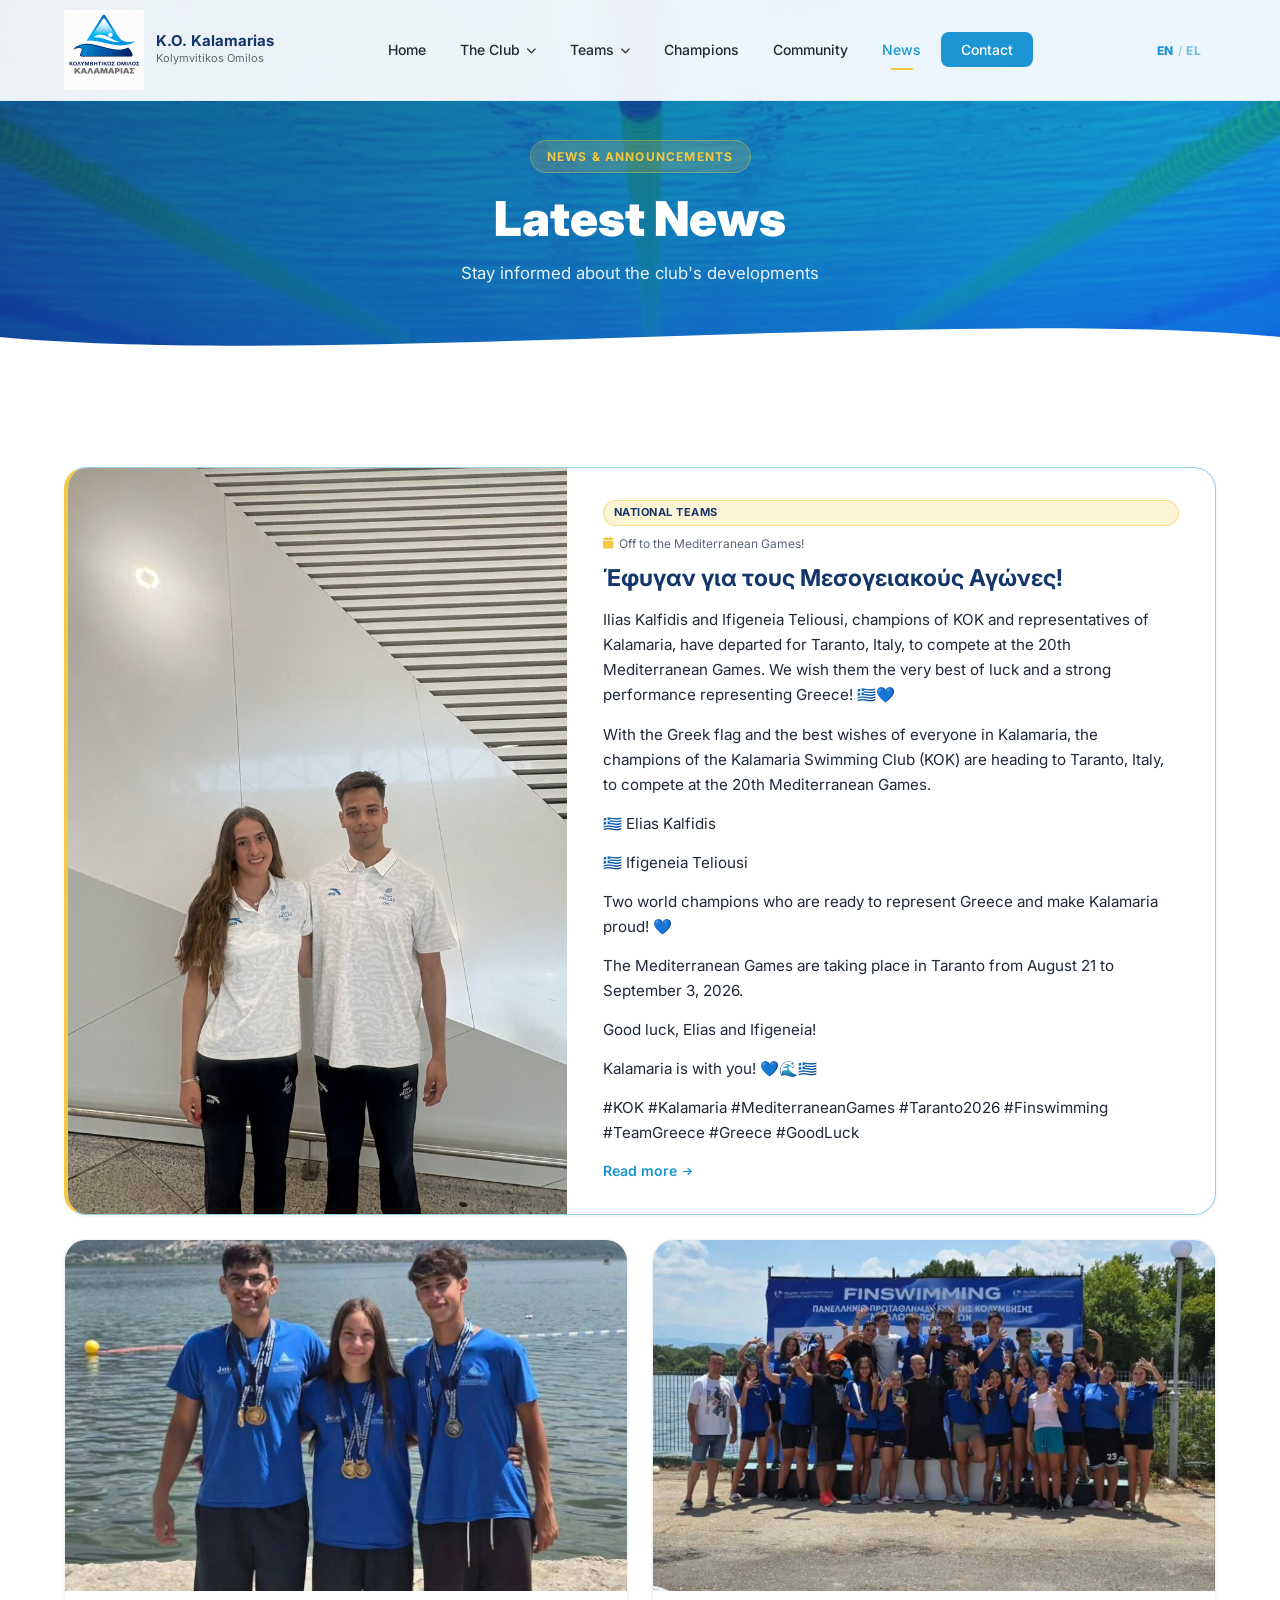
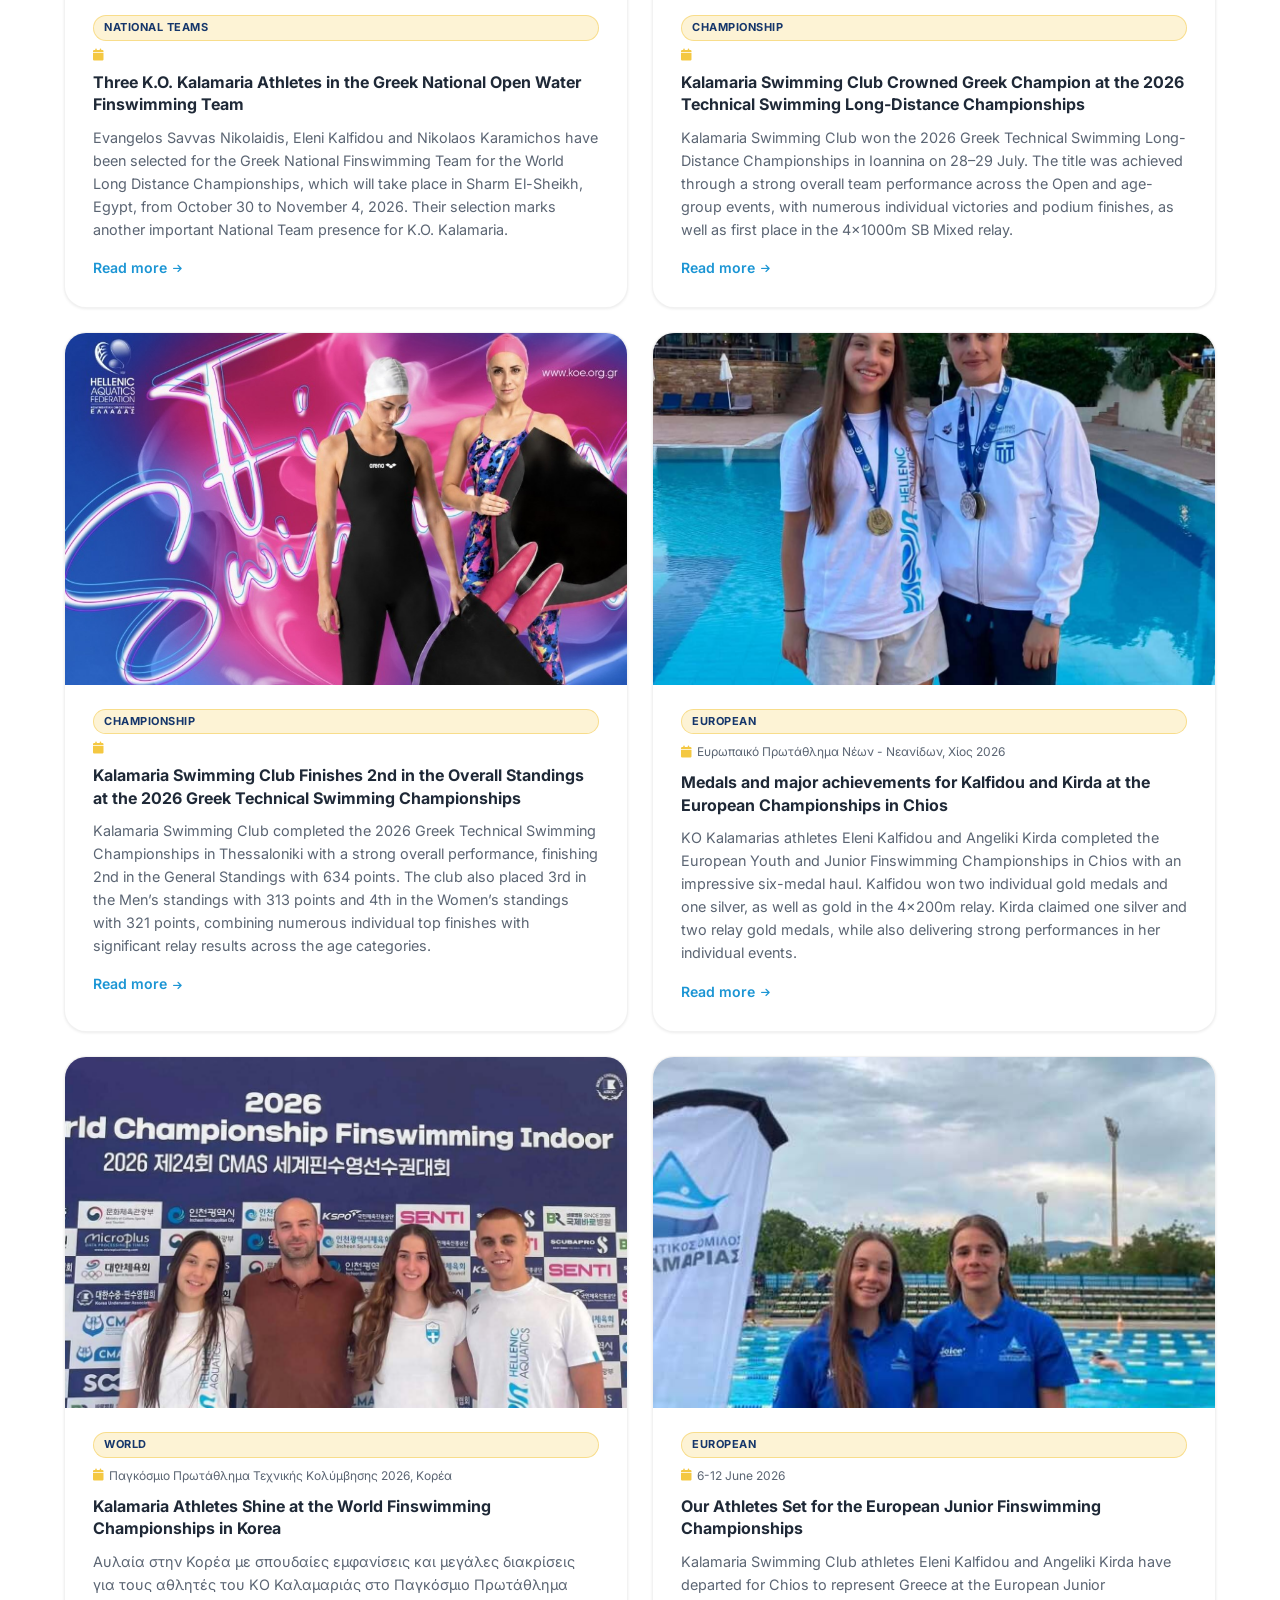
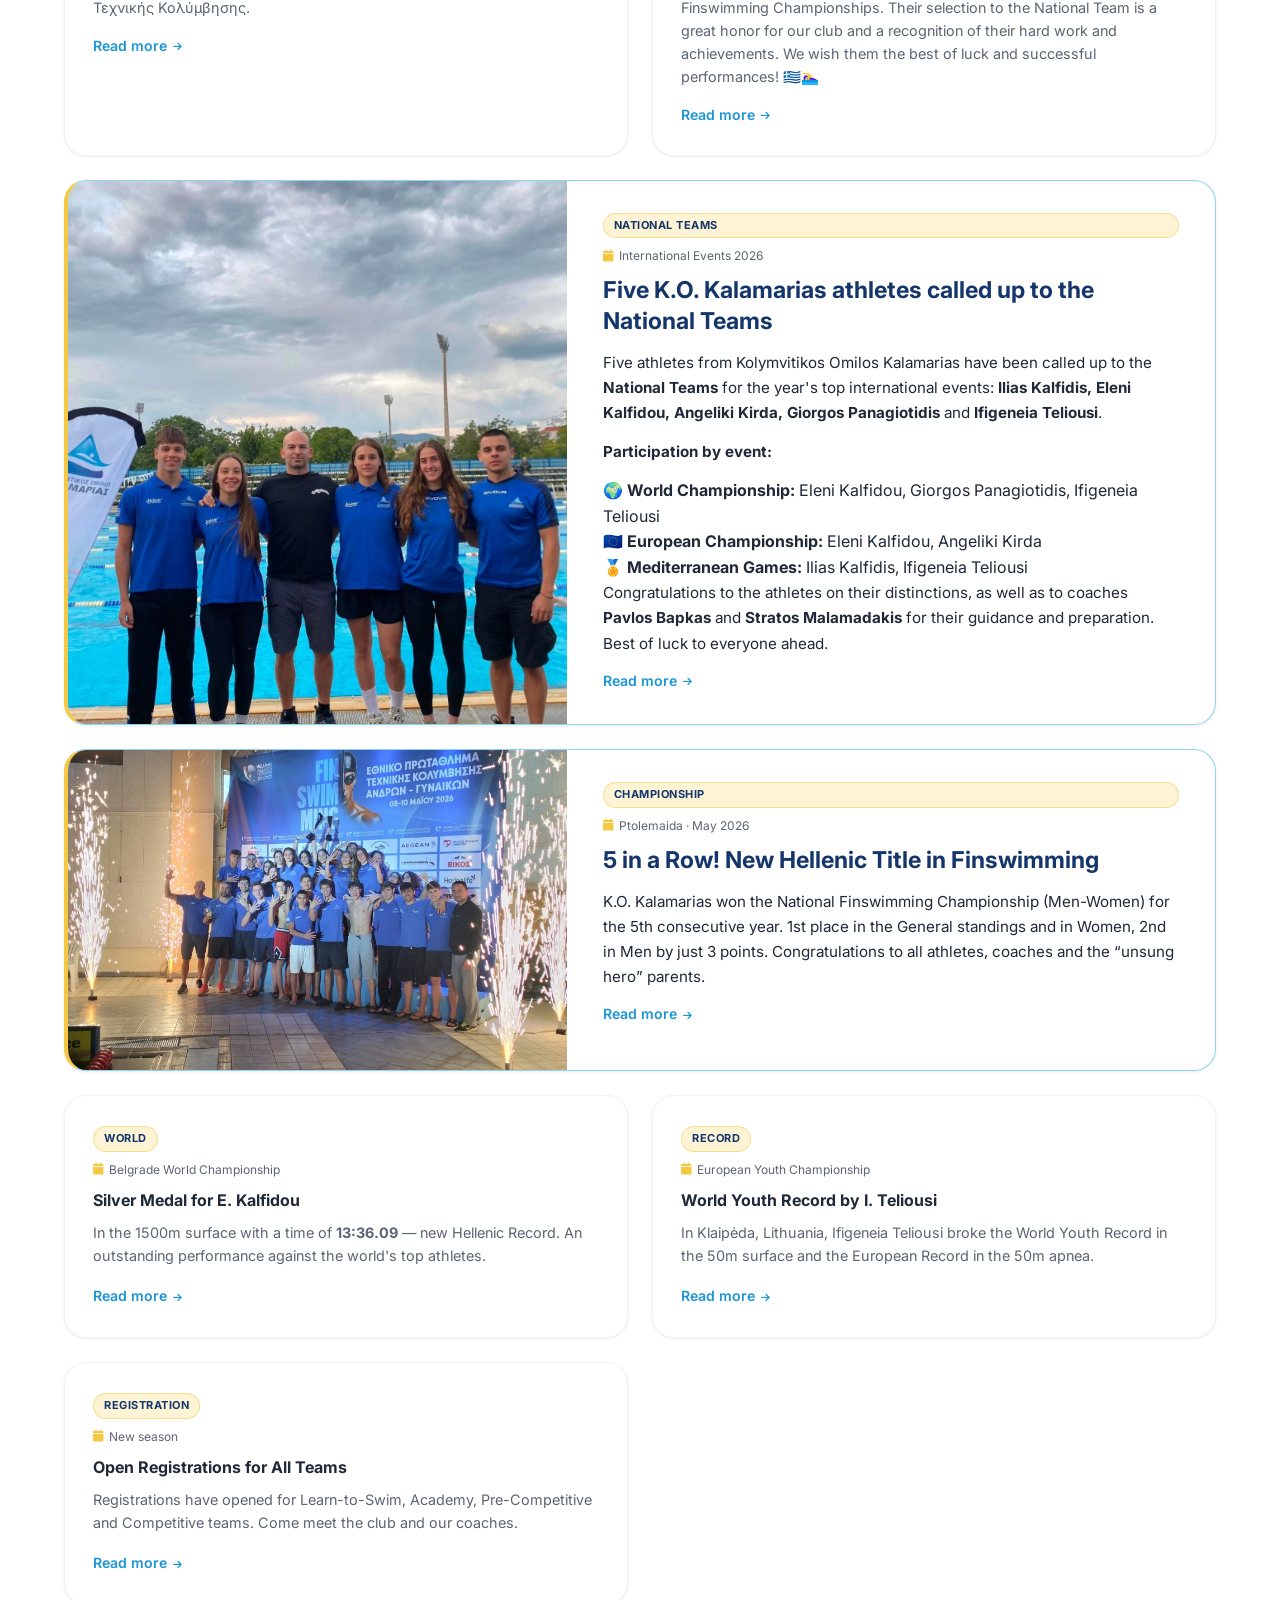
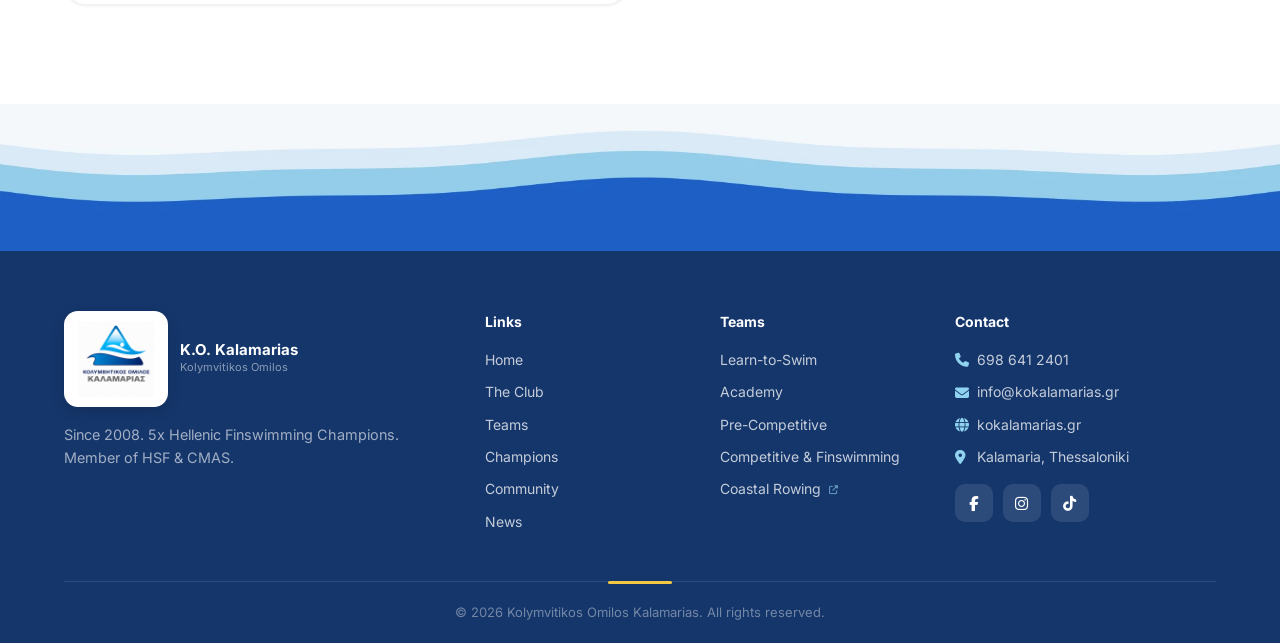
<file: news.html>
<!DOCTYPE html>
<html lang="el">
<head>
  <meta charset="UTF-8" />
  <meta name="viewport" content="width=device-width, initial-scale=1.0" />
  <title>Νέα — Κ.Ο. Καλαμαριάς</title>
<!-- Open Graph / Social preview -->
  <meta property="og:type" content="website" />
  <meta property="og:site_name" content="Κολυμβητικός Όμιλος Καλαμαριάς" />
  <meta property="og:title" content="Νέα — Κ.Ο. Καλαμαριάς" />
  <meta property="og:description" content="Τα τελευταία νέα και ανακοινώσεις του Κολυμβητικού Ομίλου Καλαμαριάς." />
  <meta property="og:image" content="https://www.kokalamarias.gr/images/og-image.jpg" />
  <meta property="og:image:width" content="1200" />
  <meta property="og:image:height" content="630" />
  <meta property="og:locale" content="el_GR" />
  <meta name="twitter:card" content="summary_large_image" />
  <meta name="twitter:title" content="Νέα — Κ.Ο. Καλαμαριάς" />
  <meta name="twitter:description" content="Τα τελευταία νέα και ανακοινώσεις του Κολυμβητικού Ομίλου Καλαμαριάς." />
  <meta name="twitter:image" content="https://www.kokalamarias.gr/images/og-image.jpg" />
  <link rel="canonical" href="https://www.kokalamarias.gr/news" />
  <link rel="icon" type="image/png" href="logo.png" />
    <link rel="preconnect" href="https://fonts.googleapis.com" />
  <link rel="preconnect" href="https://fonts.gstatic.com" crossorigin />
  <link rel="preconnect" href="https://cdnjs.cloudflare.com" />
  <link rel="stylesheet" href="style.css" />
  <link href="https://fonts.googleapis.com/css2?family=Inter:wght@300;400;600;700;900&display=swap" rel="stylesheet" />
  <link rel="stylesheet" href="https://cdnjs.cloudflare.com/ajax/libs/font-awesome/6.5.0/css/all.min.css" />
</head>
<body data-page="news">

  <div id="site-nav"></div>

  <section class="page-hero">
    <div class="container">
      <span class="page-hero-tag" data-i18n="news.tag">Νέα &amp; Ανακοινώσεις</span>
      <h1 data-i18n="news.title">Τελευταία Νέα</h1>
      <p data-i18n="news.subtitle">Μείνετε ενημερωμένοι για τις εξελίξεις του συλλόγου</p>
    </div>
  </section>

  <section class="section">
    <div class="container">
      <!-- Dynamic news grid — articles loaded from content/data/news.json -->
      <div class="news-grid" id="newsGrid">
        <!-- Fallback content (shown if JS fails) -->
        <article class="news-card">
          <div class="news-category" data-i18n="news.n2_cat">Παγκόσμιο</div>
          <div class="news-date"><i class="fas fa-calendar"></i> <span data-i18n="news.n2_date">Παγκόσμιο Βελιγραδίου</span></div>
          <h3 data-i18n="news.n2_title">Ασημένιο Μετάλλιο για την Ε. Καλφίδου</h3>
          <p data-i18n="news.n2_p"></p>
          <a href="#" class="news-link" data-i18n="news.read_more" data-i18n-html>Διαβάστε περισσότερα <i class="fas fa-arrow-right"></i></a>
        </article>
        <article class="news-card">
          <div class="news-category" data-i18n="news.n3_cat">Ρεκόρ</div>
          <div class="news-date"><i class="fas fa-calendar"></i> <span data-i18n="news.n3_date">Ευρωπαϊκό Νέων-Νεανίδων</span></div>
          <h3 data-i18n="news.n3_title">Παγκόσμιο Ρεκόρ Νεανίδων από Ι. Τελιούση</h3>
          <p data-i18n="news.n3_p"></p>
          <a href="#" class="news-link" data-i18n="news.read_more" data-i18n-html>Διαβάστε περισσότερα <i class="fas fa-arrow-right"></i></a>
        </article>
        <article class="news-card">
          <div class="news-category" data-i18n="news.n4_cat">Εγγραφές</div>
          <div class="news-date"><i class="fas fa-calendar"></i> <span data-i18n="news.n4_date">Νέα σεζόν</span></div>
          <h3 data-i18n="news.n4_title">Ανοιχτές Εγγραφές για Όλα τα Τμήματα</h3>
          <p data-i18n="news.n4_p"></p>
          <a href="contact.html" class="news-link" data-i18n="news.contact_us" data-i18n-html>Επικοινωνήστε μαζί μας <i class="fas fa-arrow-right"></i></a>
        </article>
      </div>
    </div>
  </section>

  <!-- WAVE DIVIDER → Footer transition -->
  <div class="wave-divider">
    <img src="images/06-wave-divider-1920x220.webp" alt="" aria-hidden="true" loading="lazy" />
  </div>

  <div id="site-footer"></div>
  <script src="translations.js"></script>
  <script src="partials.js"></script>
  <script src="site-loader.js"></script>
  <script src="script.js"></script>
  <script src="news-loader.js"></script>
</body>
</html>
</file>
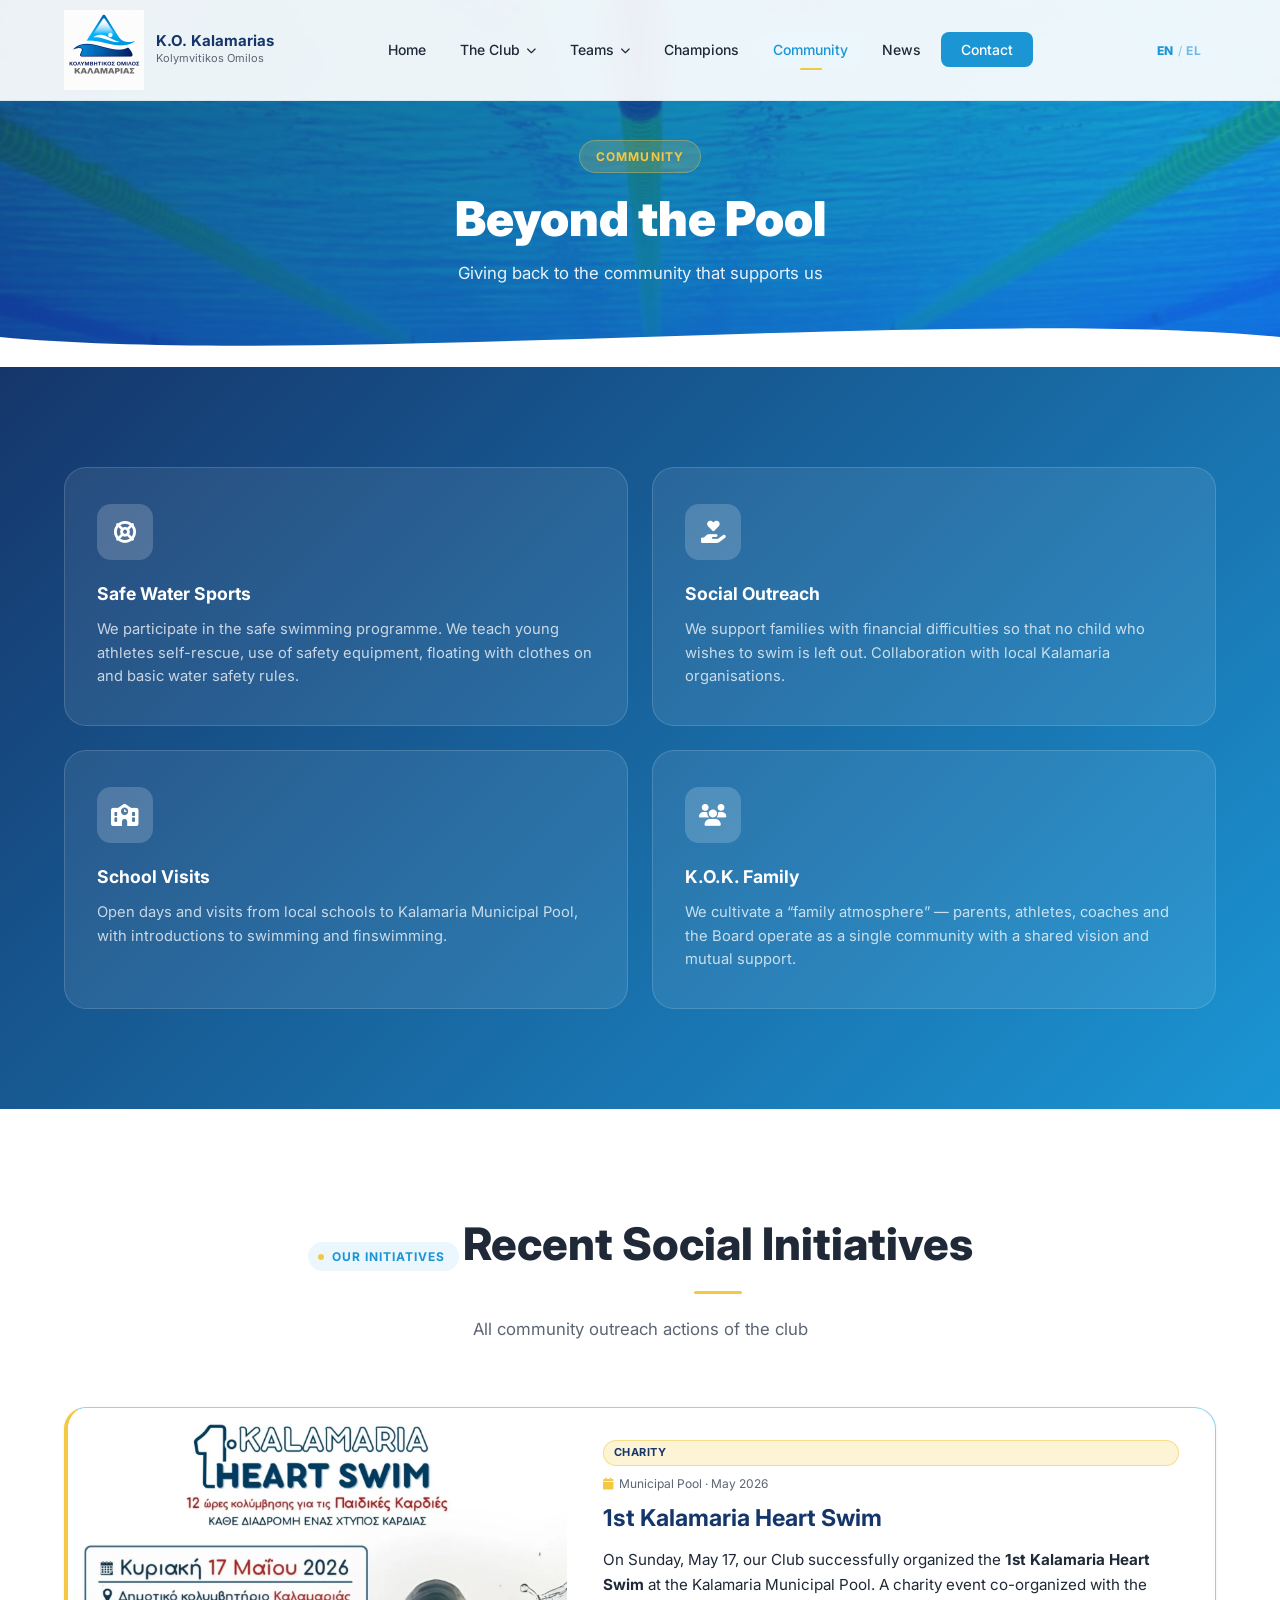
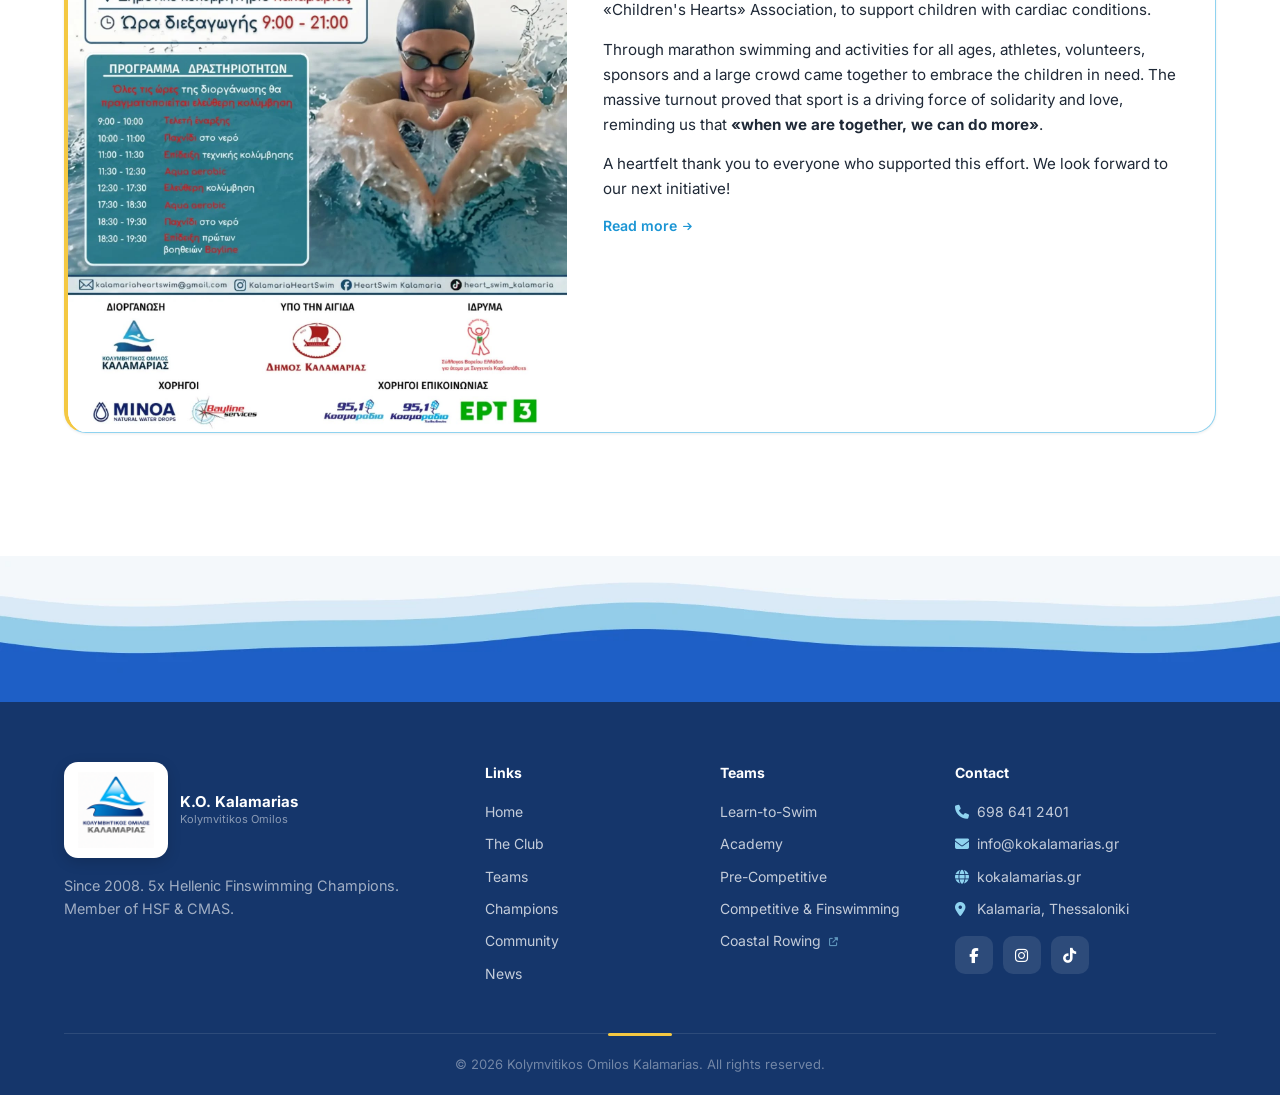
<file: social.html>
<!DOCTYPE html>
<html lang="el">
<head>
  <meta charset="UTF-8" />
  <meta name="viewport" content="width=device-width, initial-scale=1.0" />
  <title>Κοινωνικό Έργο — Κ.Ο. Καλαμαριάς</title>
<!-- Open Graph / Social preview -->
  <meta property="og:type" content="website" />
  <meta property="og:site_name" content="Κολυμβητικός Όμιλος Καλαμαριάς" />
  <meta property="og:title" content="Κοινωνικό Έργο — Κ.Ο. Καλαμαριάς" />
  <meta property="og:description" content="Το κοινωνικό έργο του Κ.Ο. Καλαμαριάς — Safe Water Sports, σχολικές επισκέψεις, οικογένεια Κ.Ο.Κ." />
  <meta property="og:image" content="https://www.kokalamarias.gr/images/og-image.jpg" />
  <meta property="og:image:width" content="1200" />
  <meta property="og:image:height" content="630" />
  <meta property="og:locale" content="el_GR" />
  <meta name="twitter:card" content="summary_large_image" />
  <meta name="twitter:title" content="Κοινωνικό Έργο — Κ.Ο. Καλαμαριάς" />
  <meta name="twitter:description" content="Το κοινωνικό έργο του Κ.Ο. Καλαμαριάς — Safe Water Sports, σχολικές επισκέψεις, οικογένεια Κ.Ο.Κ." />
  <meta name="twitter:image" content="https://www.kokalamarias.gr/images/og-image.jpg" />
  <link rel="canonical" href="https://www.kokalamarias.gr/social" />
  <link rel="icon" type="image/png" href="logo.png" />
    <link rel="preconnect" href="https://fonts.googleapis.com" />
  <link rel="preconnect" href="https://fonts.gstatic.com" crossorigin />
  <link rel="preconnect" href="https://cdnjs.cloudflare.com" />
  <link rel="stylesheet" href="style.css" />
  <link href="https://fonts.googleapis.com/css2?family=Inter:wght@300;400;600;700;900&display=swap" rel="stylesheet" />
  <link rel="stylesheet" href="https://cdnjs.cloudflare.com/ajax/libs/font-awesome/6.5.0/css/all.min.css" />
</head>
<body data-page="social">

  <div id="site-nav"></div>

  <section class="page-hero">
    <div class="container">
      <span class="page-hero-tag" data-i18n="social.tag">Κοινωνικό Έργο</span>
      <h1 data-i18n="social.title">Πέρα από την Πισίνα</h1>
      <p data-i18n="social.subtitle">Επιστρέφουμε στην κοινωνία όσα μας έδωσε</p>
    </div>
  </section>

  <section class="section section-blue">
    <div class="container">
      <div class="social-grid">
        <div class="social-card">
          <div class="social-icon"><i class="fas fa-life-ring"></i></div>
          <h3 data-i18n="social.s1_title">Safe Water Sports</h3>
          <p data-i18n="social.s1_p"></p>
        </div>
        <div class="social-card">
          <div class="social-icon"><i class="fas fa-hand-holding-heart"></i></div>
          <h3 data-i18n="social.s2_title">Κοινωνικές Ευαισθησίες</h3>
          <p data-i18n="social.s2_p"></p>
        </div>
        <div class="social-card">
          <div class="social-icon"><i class="fas fa-school"></i></div>
          <h3 data-i18n="social.s3_title">Σχολικές Επισκέψεις</h3>
          <p data-i18n="social.s3_p"></p>
        </div>
        <div class="social-card">
          <div class="social-icon"><i class="fas fa-users"></i></div>
          <h3 data-i18n="social.s4_title">Οικογένεια Κ.Ο.Κ.</h3>
          <p data-i18n="social.s4_p"></p>
        </div>
      </div>
    </div>
  </section>

  <!-- Δράσεις (Άρθρα) — δυναμικά από content/data/social.json -->
  <section class="section">
    <div class="container">
      <div class="section-header">
        <span class="section-tag" data-i18n="social.actions_tag">Δράσεις μας</span>
        <h2 data-i18n="social.actions_title">Πρόσφατες Κοινωνικές Δράσεις</h2>
        <p data-i18n="social.actions_subtitle">Όλες οι ενέργειες κοινωνικής ευαισθητοποίησης του ομίλου</p>
      </div>
      <div class="news-grid" id="socialNewsGrid">
        <!-- δυναμικά γεμίζει από social-news-loader.js -->
      </div>
    </div>
  </section>

  <!-- WAVE DIVIDER → Footer transition -->
  <div class="wave-divider">
    <img src="images/06-wave-divider-1920x220.webp" alt="" aria-hidden="true" loading="lazy" />
  </div>

  <div id="site-footer"></div>
  <script src="translations.js"></script>
  <script src="partials.js"></script>
  <script src="site-loader.js"></script>
  <script src="script.js"></script>
  <script src="social-news-loader.js"></script>
</body>
</html>
</file>
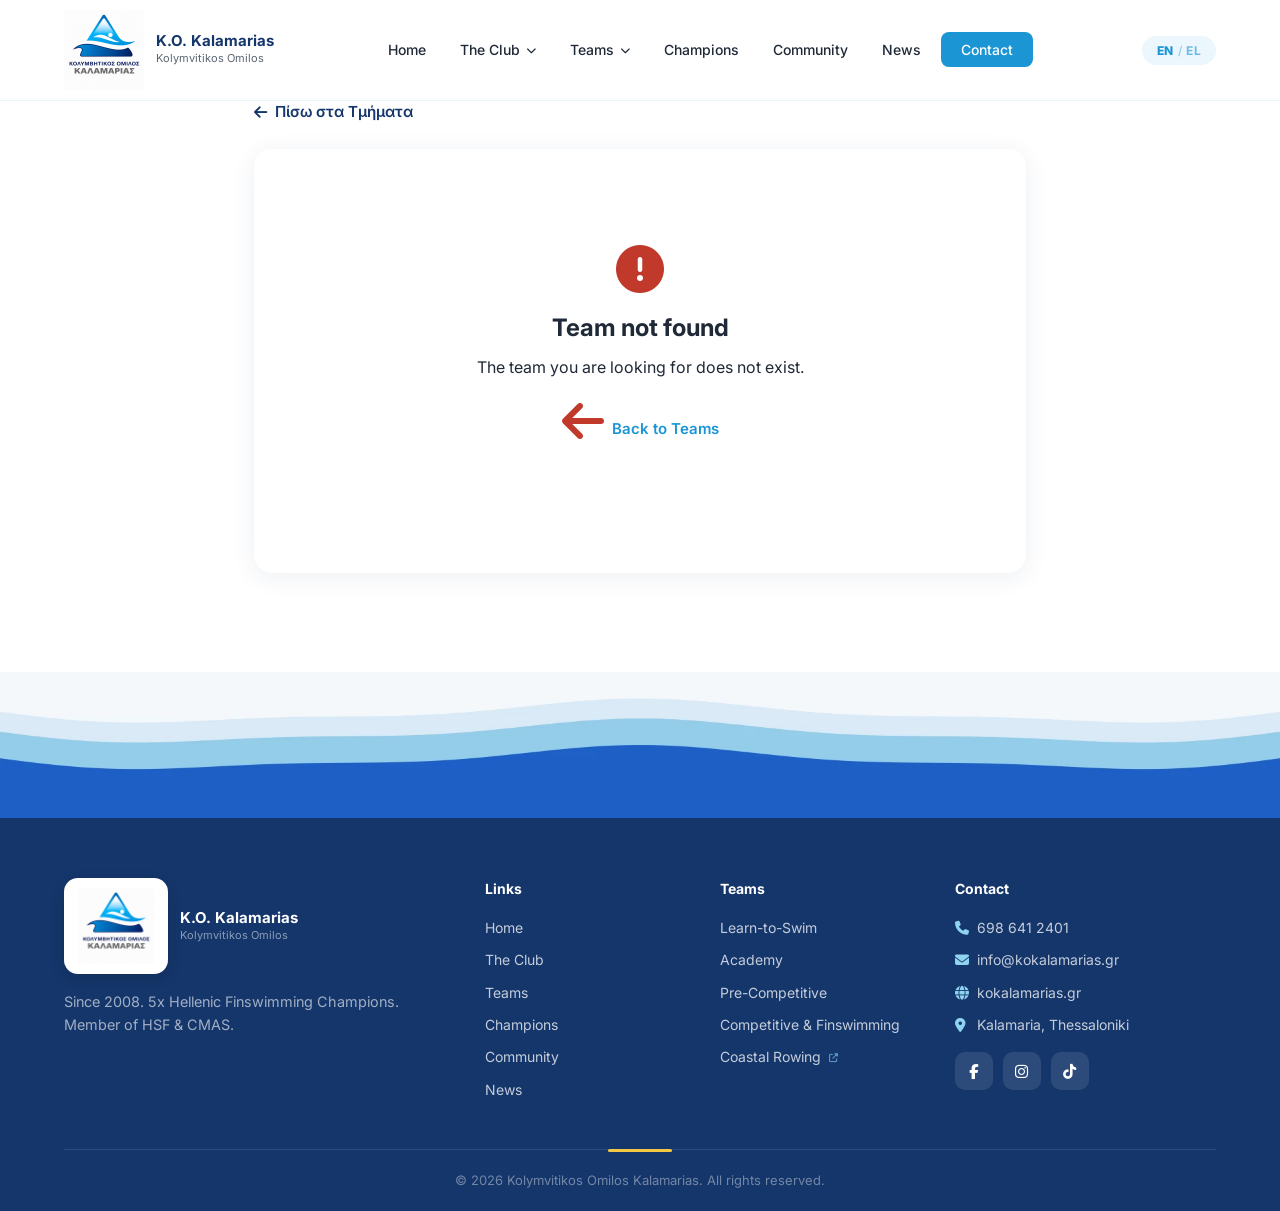
<file: team.html>
<!DOCTYPE html>
<html lang="el">
<head>
  <meta charset="UTF-8" />
  <meta name="viewport" content="width=device-width, initial-scale=1.0" />
  <base href="/" />
  <link rel="canonical" id="canonicalLink" href="https://www.kokalamarias.gr/" />
  <title>Τμήμα — Κ.Ο. Καλαμαριάς</title>
  <meta name="description" content="" id="metaDesc" />
  <meta property="og:type" content="website" />
  <meta property="og:site_name" content="Κολυμβητικός Όμιλος Καλαμαριάς" />
  <meta property="og:title" content="Τμήμα — Κ.Ο. Καλαμαριάς" id="ogTitle" />
  <meta property="og:description" content="" id="ogDesc" />
  <meta property="og:image" content="https://www.kokalamarias.gr/images/og-image.jpg" id="ogImage" />
  <meta property="og:image:width" content="1200" />
  <meta property="og:image:height" content="630" />
  <meta property="og:locale" content="el_GR" />
  <meta name="twitter:card" content="summary_large_image" />
  <meta name="twitter:title" content="Τμήμα — Κ.Ο. Καλαμαριάς" id="twTitle" />
  <meta name="twitter:description" content="" id="twDesc" />
  <meta name="twitter:image" content="https://www.kokalamarias.gr/images/og-image.jpg" id="twImage" />

  <link rel="icon" type="image/png" href="/logo.png" />
    <link rel="preconnect" href="https://fonts.googleapis.com" />
  <link rel="preconnect" href="https://fonts.gstatic.com" crossorigin />
  <link rel="preconnect" href="https://cdnjs.cloudflare.com" />
  <link rel="stylesheet" href="/style.css" />
  <link href="https://fonts.googleapis.com/css2?family=Inter:wght@300;400;600;700;900&display=swap" rel="stylesheet" />
  <link rel="stylesheet" href="https://cdnjs.cloudflare.com/ajax/libs/font-awesome/6.5.0/css/all.min.css" />
</head>
<body data-page="team">

  <div id="site-nav"></div>

  <section class="section">
    <div class="container container-narrow">
      <a href="/teams" class="back-link"><i class="fas fa-arrow-left"></i> <span data-i18n="team.back">Πίσω στα Τμήματα</span></a>
      <div id="teamContent" class="article-page">
        <p class="article-loading" data-i18n="article.loading">Φόρτωση…</p>
      </div>
    </div>
  </section>

  <div class="wave-divider">
    <img src="/images/06-wave-divider-1920x220.webp" alt="" aria-hidden="true" loading="lazy" />
  </div>

  <div id="site-footer"></div>
  <script src="/translations.js"></script>
  <script src="/partials.js"></script>
  <script src="/site-loader.js"></script>
  <script src="/script.js"></script>
  <script src="/team-page-loader.js"></script>
</body>
</html>
</file>
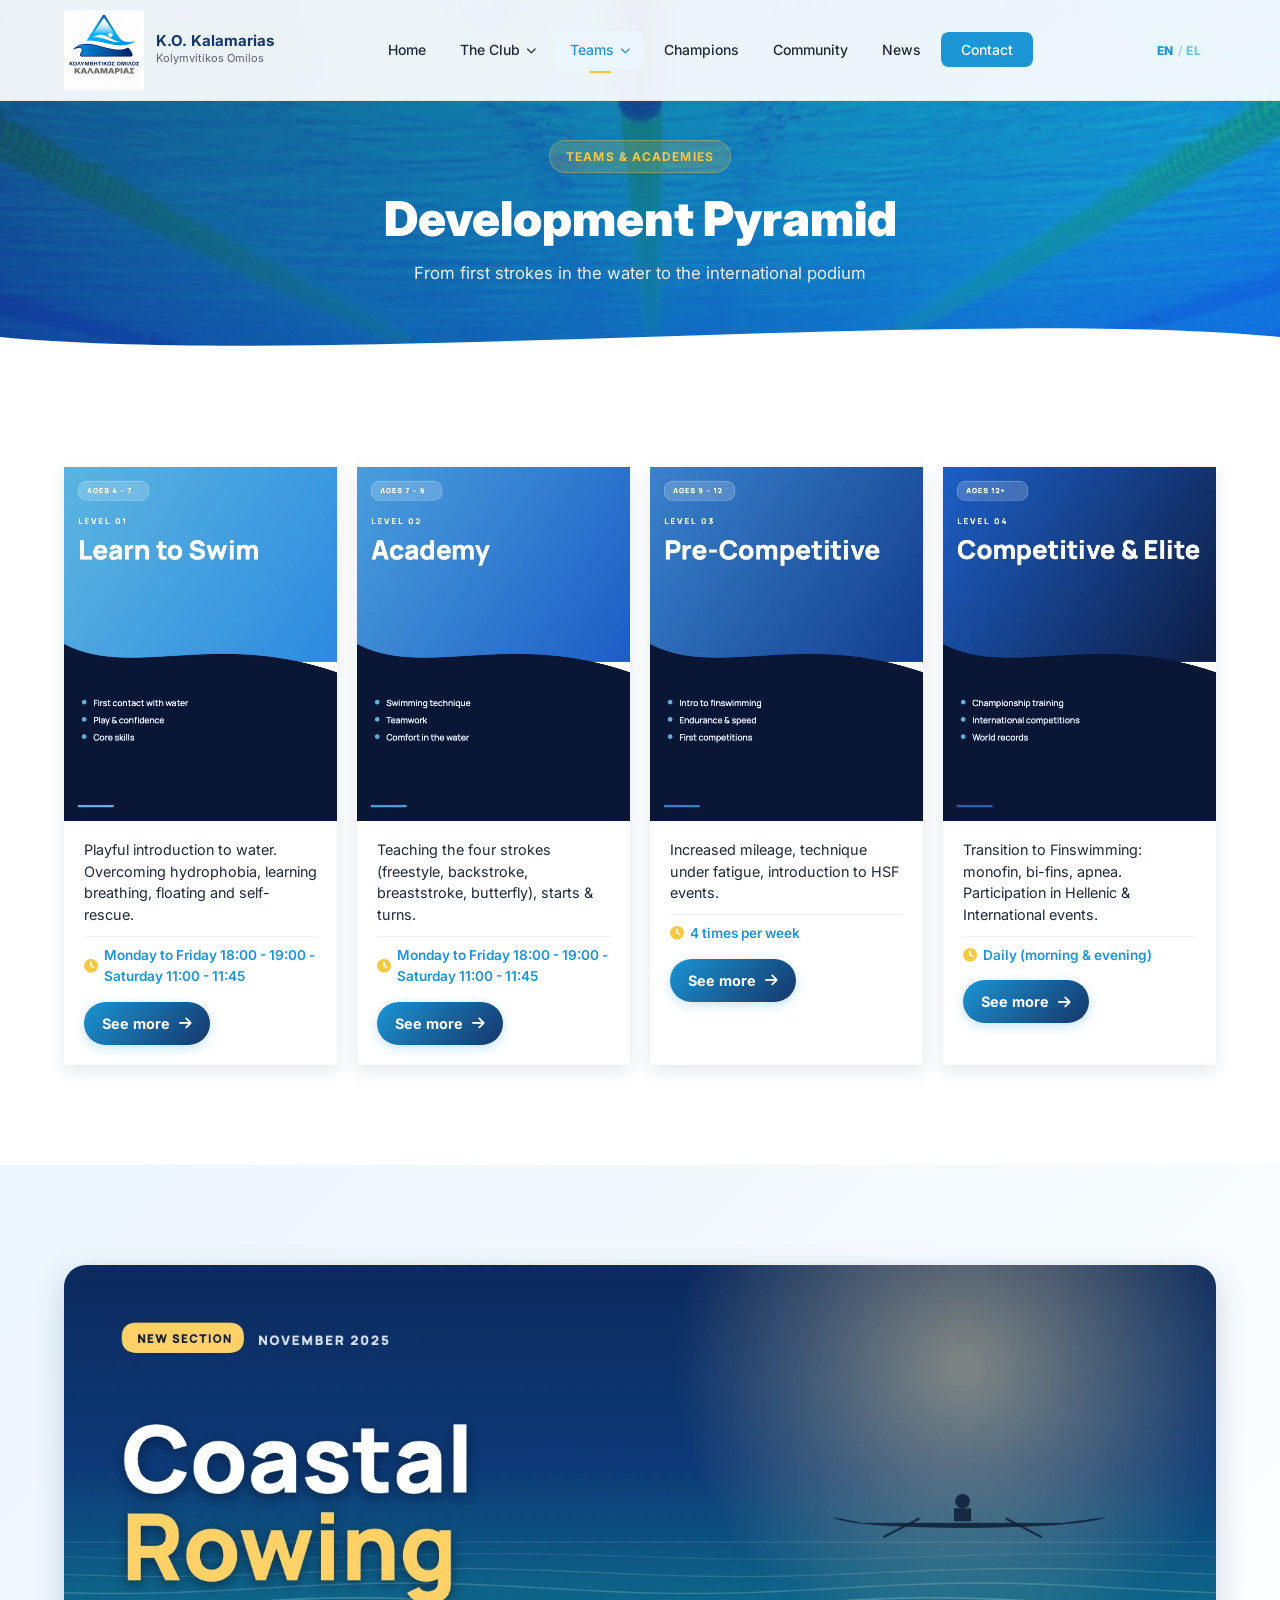
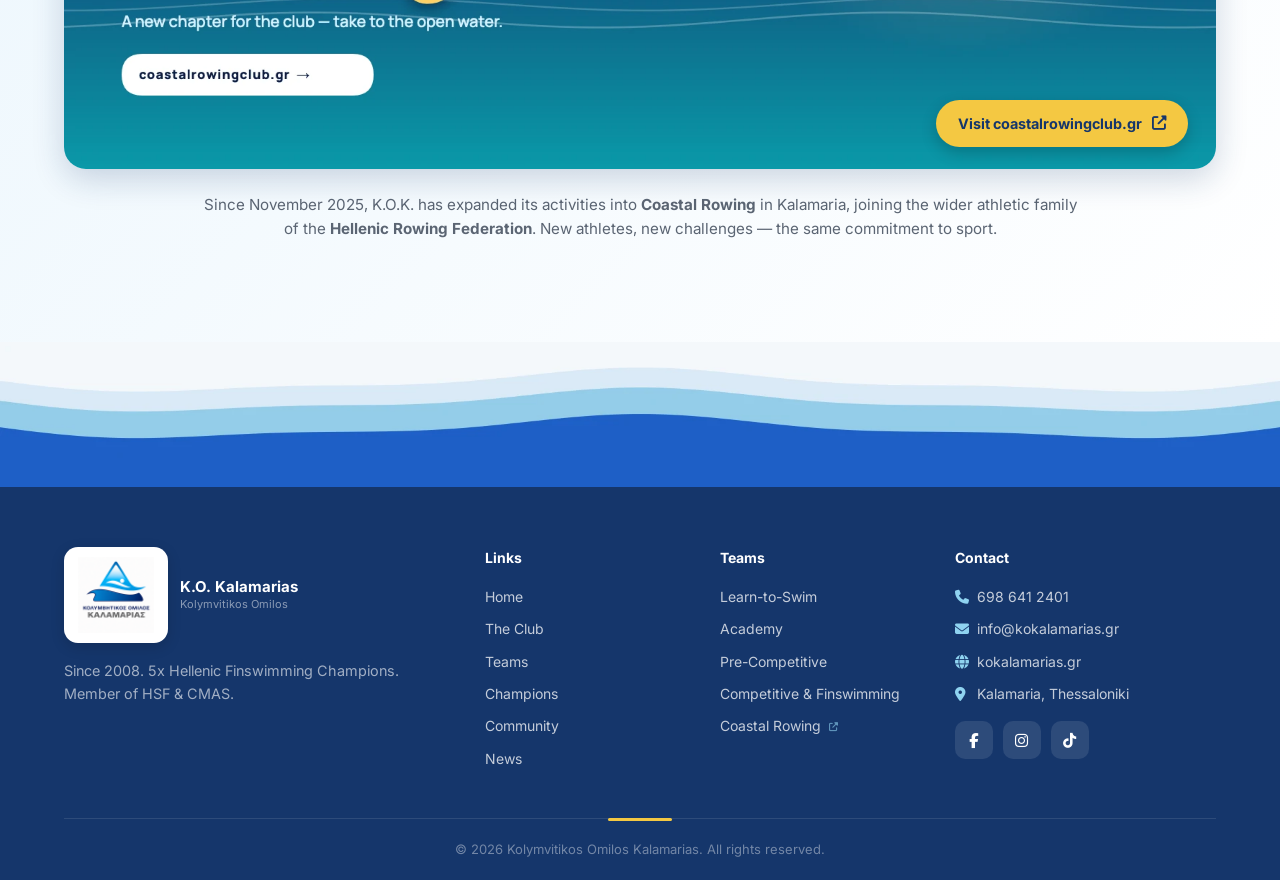
<file: teams.html>
<!DOCTYPE html>
<html lang="el">
<head>
  <meta charset="UTF-8" />
  <meta name="viewport" content="width=device-width, initial-scale=1.0" />
  <title>Τμήματα — Κ.Ο. Καλαμαριάς</title>
  <!-- Open Graph / Social preview -->
  <meta property="og:type" content="website" />
  <meta property="og:site_name" content="Κολυμβητικός Όμιλος Καλαμαριάς" />
  <meta property="og:title" content="Τμήματα — Κ.Ο. Καλαμαριάς" />
  <meta property="og:description" content="Τμήματα κολύμβησης για όλες τις ηλικίες — από εκμάθηση έως αγωνιστικό τμήμα Τεχνικής Κολύμβησης." />
  <meta property="og:image" content="https://www.kokalamarias.gr/images/og-image.jpg" />
  <meta property="og:image:width" content="1200" />
  <meta property="og:image:height" content="630" />
  <meta property="og:locale" content="el_GR" />
  <meta name="twitter:card" content="summary_large_image" />
  <meta name="twitter:title" content="Τμήματα — Κ.Ο. Καλαμαριάς" />
  <meta name="twitter:description" content="Τμήματα κολύμβησης για όλες τις ηλικίες — από εκμάθηση έως αγωνιστικό τμήμα Τεχνικής Κολύμβησης." />
  <meta name="twitter:image" content="https://www.kokalamarias.gr/images/og-image.jpg" />
  <link rel="canonical" href="https://www.kokalamarias.gr/teams" />
  <link rel="icon" type="image/png" href="logo.png" />
    <link rel="preconnect" href="https://fonts.googleapis.com" />
  <link rel="preconnect" href="https://fonts.gstatic.com" crossorigin />
  <link rel="preconnect" href="https://cdnjs.cloudflare.com" />
  <link rel="stylesheet" href="style.css" />
  <link href="https://fonts.googleapis.com/css2?family=Inter:wght@300;400;600;700;900&display=swap" rel="stylesheet" />
  <link rel="stylesheet" href="https://cdnjs.cloudflare.com/ajax/libs/font-awesome/6.5.0/css/all.min.css" />
</head>
<body data-page="teams">

  <div id="site-nav"></div>

  <section class="page-hero">
    <div class="container">
      <span class="page-hero-tag" data-i18n="teams.tag">Τμήματα &amp; Ακαδημίες</span>
      <h1 data-i18n="teams.title">Πυραμίδα Ανάπτυξης</h1>
      <p data-i18n="teams.subtitle">Από τα πρώτα βήματα στο νερό ώς το διεθνές βάθρο</p>
    </div>
  </section>

  <section class="section">
    <div class="container">
      <div class="programs-grid">
        <a href="#t1" class="program-card-link" id="t1">
          <img src="images/04a-program-ekmathisi.webp" alt="Επίπεδο 01 — Εκμάθηση (4-7 ετών)" class="lang-only-el" loading="lazy" />
          <img src="images/en/04a-program-learn-to-swim.webp" alt="Level 01 — Learn to Swim (Ages 4-7)" class="lang-only-en" loading="lazy" />
        </a>
        <a href="#t2" class="program-card-link" id="t2">
          <img src="images/04b-program-akadimia.webp" alt="Επίπεδο 02 — Ακαδημία (7-9 ετών)" class="lang-only-el" loading="lazy" />
          <img src="images/en/04b-program-academy.webp" alt="Level 02 — Academy (Ages 7-9)" class="lang-only-en" loading="lazy" />
        </a>
        <a href="#t3" class="program-card-link" id="t3">
          <img src="images/04c-program-proagonistiko.webp" alt="Επίπεδο 03 — Προαγωνιστικό (9-12 ετών)" class="lang-only-el" loading="lazy" />
          <img src="images/en/04c-program-pre-competitive.webp" alt="Level 03 — Pre-Competitive (Ages 9-12)" class="lang-only-en" loading="lazy" />
        </a>
        <a href="#t4" class="program-card-link" id="t4">
          <img src="images/04d-program-agonistiko.webp" alt="Επίπεδο 04 — Αγωνιστικό &amp; Τεχνική (12+ ετών)" class="lang-only-el" loading="lazy" />
          <img src="images/en/04d-program-competitive.webp" alt="Level 04 — Competitive &amp; Finswimming (Ages 12+)" class="lang-only-en" loading="lazy" />
        </a>
      </div>
    </div>
  </section>

  <!-- COASTAL ROWING -->
  <section class="section section-alt coastal-section">
    <div class="container">
      <a href="https://www.coastalrowingclub.gr/" target="_blank" rel="noopener" class="coastal-banner-link">
        <img src="images/05-coastal-rowing-1600x700.webp" alt="Νέο Τμήμα — Παράκτια Κωπηλασία" class="coastal-banner-img lang-only-el" loading="lazy" />
        <img src="images/en/05-coastal-rowing.webp" alt="New Division — Coastal Rowing" class="coastal-banner-img lang-only-en" loading="lazy" />
        <div class="coastal-overlay-cta">
          <span data-i18n="coastal.cta">Επισκεφθείτε το coastalrowingclub.gr</span> <i class="fas fa-external-link-alt"></i>
        </div>
      </a>
      <p class="coastal-note" data-i18n="coastal.p" data-i18n-html></p>
    </div>
  </section>

  <!-- WAVE DIVIDER → Footer transition -->
  <div class="wave-divider">
    <img src="images/06-wave-divider-1920x220.webp" alt="" aria-hidden="true" loading="lazy" />
  </div>

  <div id="site-footer"></div>
  <script src="translations.js"></script>
  <script src="partials.js"></script>
  <script src="site-loader.js"></script>
  <script src="script.js"></script>
  <script src="teams-loader.js"></script>
</body>
</html>
</file>
<file: style.css>
/* ===== RESET & BASE ===== */
*, *::before, *::after { box-sizing: border-box; margin: 0; padding: 0; }

:root {
  /* Χρώματα εμβλήματος Κ.Ο. Καλαμαριάς */
  --blue-900: #15366B;  /* σκούρο μπλε κύματος */
  --blue-800: #1E4A8C;  /* βαθύ μπλε */
  --blue-700: #1B95D4;  /* μπλε πανιού */
  --blue-500: #2EB0E5;  /* φωτεινό γαλάζιο */
  --blue-300: #8FD3F0;  /* απαλό γαλάζιο */
  --blue-100: #D6EEFB;  /* πολύ ανοιχτό */
  --blue-50:  #EBF6FD;  /* σχεδόν λευκό */
  --yellow:   #F4C842;  /* διακριτικό κίτρινο accent */
  --yellow-soft: #FFF4D1;
  --white: #ffffff;
  --gray-50: #f8fafc;
  --gray-100: #f1f5f9;
  --gray-600: #5b6573;
  --gray-800: #1f2937;
  --shadow-sm: 0 1px 3px rgba(0,0,0,.08);
  --shadow-md: 0 4px 16px rgba(0,0,0,.1);
  --shadow-lg: 0 12px 40px rgba(0,0,0,.14);
  --radius: 14px;
  --radius-lg: 22px;
  --transition: .25s ease;
}

html { scroll-behavior: smooth; }

body {
  font-family: 'Inter', sans-serif;
  color: var(--gray-800);
  line-height: 1.6;
  background: var(--white);
}

img { max-width: 100%; display: block; }
a { text-decoration: none; color: inherit; }
ul { list-style: none; }

/* ===== NAVBAR ===== */
.navbar {
  position: fixed;
  top: 0; left: 0; right: 0;
  z-index: 1000;
  background: rgba(255,255,255,.92);
  backdrop-filter: blur(12px);
  border-bottom: 1px solid rgba(0,119,182,.08);
  transition: box-shadow var(--transition);
}
.navbar.scrolled { box-shadow: var(--shadow-md); }

.nav-container {
  max-width: 1200px;
  margin: 0 auto;
  padding: 0 24px;
  height: 100px;
  display: flex;
  align-items: center;
  justify-content: space-between;
}

.nav-logo {
  display: flex;
  align-items: center;
  gap: 12px;
}
.logo-icon {
  width: 42px; height: 42px;
  background: linear-gradient(135deg, var(--blue-700), var(--blue-500));
  border-radius: 10px;
  display: flex; align-items: center; justify-content: center;
  color: #fff;
  font-size: 18px;
}
.logo-img {
  height: 80px;
  width: auto;
  max-width: 200px;
  display: block;
  object-fit: contain;
  flex-shrink: 0;
}
.footer .logo-img {
  height: 96px;
  max-width: 220px;
  background: var(--white);
  padding: 10px 14px;
  border-radius: 14px;
  box-shadow: 0 4px 14px rgba(0,0,0,.15);
}
.logo-text { display: flex; flex-direction: column; }
.logo-main { font-size: 15px; font-weight: 700; color: var(--blue-900); line-height: 1.2; }
.logo-sub  { font-size: 11px; color: var(--gray-600); }

.nav-links {
  display: flex;
  align-items: center;
  gap: 6px;
}
.nav-links a {
  padding: 8px 14px;
  border-radius: 8px;
  font-size: 14px;
  font-weight: 500;
  color: var(--gray-800);
  transition: background var(--transition), color var(--transition);
}
.nav-links a:hover { background: var(--blue-50); color: var(--blue-700); }
.nav-links > li > a.active:not(.nav-cta) {
  background: var(--blue-50);
  color: var(--blue-700);
  position: relative;
}
.nav-links > li > a.active:not(.nav-cta)::after {
  content: '';
  position: absolute;
  bottom: -4px;
  left: 50%;
  transform: translateX(-50%);
  width: 22px;
  height: 2px;
  background: var(--yellow);
  border-radius: 2px;
}
.nav-links .nav-cta {
  background: var(--blue-700);
  color: var(--white);
  padding: 9px 20px;
}
.nav-links .nav-cta:hover { background: var(--blue-900); color: var(--white); }

/* Language toggle button */
.lang-toggle {
  display: inline-flex;
  align-items: center;
  gap: 4px;
  background: var(--blue-50);
  color: var(--blue-700);
  border: 1.5px solid transparent;
  border-radius: 50px;
  padding: 6px 14px;
  font-size: 12px;
  font-weight: 700;
  letter-spacing: .5px;
  cursor: pointer;
  margin-left: 8px;
  transition: all var(--transition);
  font-family: inherit;
}
.lang-toggle:hover {
  background: var(--blue-700);
  color: var(--white);
  transform: translateY(-1px);
}
.lang-toggle .lang-current { font-weight: 800; }
.lang-toggle .lang-sep { opacity: .5; font-weight: 400; }
.lang-toggle .lang-other { opacity: .6; }
.lang-toggle:hover .lang-other { opacity: 1; }

.hamburger {
  display: none;
  flex-direction: column;
  gap: 5px;
  background: none;
  border: none;
  cursor: pointer;
  padding: 6px;
}
.hamburger span {
  display: block;
  width: 24px; height: 2px;
  background: var(--gray-800);
  border-radius: 2px;
  transition: var(--transition);
}

/* ===== BUTTONS ===== */
.btn {
  display: inline-flex;
  align-items: center;
  gap: 8px;
  padding: 14px 28px;
  border-radius: 10px;
  font-size: 15px;
  font-weight: 600;
  cursor: pointer;
  transition: all var(--transition);
  border: 2px solid transparent;
}
.btn-primary {
  background: var(--white);
  color: var(--blue-700);
}
.btn-primary:hover { background: var(--blue-50); transform: translateY(-2px); box-shadow: var(--shadow-md); }
.btn-outline {
  background: transparent;
  color: var(--white);
  border-color: rgba(255,255,255,.5);
}
.btn-outline:hover { background: rgba(255,255,255,.15); border-color: var(--white); }
.btn-full { width: 100%; justify-content: center; }

/* ===== HERO ===== */
.hero {
  min-height: 100vh;
  background:
    linear-gradient(160deg, rgba(21,54,107,.85) 0%, rgba(27,149,212,.75) 50%, rgba(46,176,229,.7) 100%),
    url('images/team-celebration.jpg') center/cover no-repeat;
  display: flex;
  flex-direction: column;
  align-items: center;
  justify-content: center;
  text-align: center;
  padding: 120px 24px 80px;
  position: relative;
  overflow: hidden;
}
.hero::before {
  content: '';
  position: absolute;
  inset: 0;
  background: linear-gradient(180deg, rgba(21,54,107,.4) 0%, transparent 30%, transparent 70%, rgba(21,54,107,.5) 100%);
}

.hero-badge {
  display: inline-block;
  background: rgba(244,200,66,.18);
  color: var(--yellow);
  font-size: 13px;
  font-weight: 600;
  padding: 6px 16px;
  border-radius: 50px;
  letter-spacing: .5px;
  margin-bottom: 24px;
  border: 1px solid rgba(244,200,66,.4);
}

.hero-content { position: relative; z-index: 1; max-width: 700px; }

.hero h1 {
  font-size: clamp(2.4rem, 6vw, 4.2rem);
  font-weight: 900;
  color: var(--white);
  line-height: 1.1;
  margin-bottom: 20px;
}

.hero p {
  font-size: clamp(1rem, 2vw, 1.2rem);
  color: rgba(255,255,255,.85);
  margin-bottom: 36px;
  line-height: 1.7;
}

.hero-buttons { display: flex; gap: 14px; justify-content: center; flex-wrap: wrap; }

.hero-stats {
  display: flex;
  align-items: center;
  gap: 32px;
  margin-top: 64px;
  position: relative;
  z-index: 1;
  background: rgba(255,255,255,.1);
  backdrop-filter: blur(10px);
  padding: 20px 40px;
  border-radius: var(--radius-lg);
  border: 1px solid rgba(255,255,255,.2);
}
.stat { text-align: center; }
.stat-num { display: block; font-size: 2rem; font-weight: 900; color: var(--white); line-height: 1; }
.stat-label { font-size: 12px; color: rgba(255,255,255,.7); text-transform: uppercase; letter-spacing: .5px; }
.stat-divider { width: 1px; height: 40px; background: rgba(255,255,255,.25); }

.waves {
  position: absolute;
  bottom: 0; left: 0; right: 0;
  line-height: 0;
}
.waves svg { width: 100%; height: 80px; }

/* ===== SECTIONS ===== */
.section { padding: 100px 0; }
.section-alt { background: var(--gray-50); }
.section-blue { background: linear-gradient(135deg, var(--blue-900), var(--blue-700)); }

.container { max-width: 1200px; margin: 0 auto; padding: 0 24px; }

.section-header { text-align: center; margin-bottom: 64px; }
.section-header h2 {
  font-size: clamp(1.8rem, 4vw, 2.8rem);
  font-weight: 800;
  margin-bottom: 18px;
  position: relative;
  display: inline-block;
  padding-bottom: 14px;
}
.section-header h2::after {
  content: '';
  position: absolute;
  bottom: 0; left: 50%;
  transform: translateX(-50%);
  width: 48px;
  height: 3px;
  background: var(--yellow);
  border-radius: 2px;
}
.section-header p { font-size: 1.05rem; color: var(--gray-600); max-width: 540px; margin: 0 auto; padding-top: 4px; }

.section-tag {
  display: inline-flex;
  align-items: center;
  gap: 8px;
  background: var(--blue-50);
  color: var(--blue-700);
  font-size: 12px;
  font-weight: 700;
  text-transform: uppercase;
  letter-spacing: 1px;
  padding: 5px 14px 5px 10px;
  border-radius: 50px;
  margin-bottom: 14px;
}
.section-tag::before {
  content: '';
  display: inline-block;
  width: 6px; height: 6px;
  border-radius: 50%;
  background: var(--yellow);
}

.section-header.light h2 { color: var(--white); }
.section-header.light h2::after { background: var(--yellow); }
.section-header.light p  { color: rgba(255,255,255,.75); }
.section-tag.light { background: rgba(255,255,255,.15); color: var(--white); }

/* ===== ABOUT ===== */
.about-grid {
  display: grid;
  grid-template-columns: 1fr 1fr;
  gap: 60px;
  align-items: center;
}

.about-text p { color: var(--gray-600); margin-bottom: 16px; font-size: 1.02rem; }
.about-text p strong { color: var(--blue-700); }

.about-highlights { display: flex; flex-direction: column; gap: 14px; margin-top: 28px; }
.highlight {
  display: flex;
  align-items: center;
  gap: 12px;
  font-size: 14px;
  font-weight: 600;
  color: var(--gray-800);
}
.highlight i {
  color: var(--yellow);
  background: rgba(244,200,66,.15);
  width: 32px; height: 32px;
  border-radius: 8px;
  display: inline-flex;
  align-items: center;
  justify-content: center;
  flex-shrink: 0;
  font-size: 13px;
}

.about-visual { display: flex; flex-direction: column; gap: 20px; }
.about-card {
  background: var(--white);
  border-radius: var(--radius-lg);
  box-shadow: var(--shadow-md);
  overflow: hidden;
  border: 1px solid rgba(0,0,0,.05);
  transition: transform var(--transition), box-shadow var(--transition);
}
.about-card:hover { transform: translateY(-4px); box-shadow: var(--shadow-lg); }
.about-card.accent { background: linear-gradient(135deg, var(--blue-700), var(--blue-500)); }
.about-card.accent .about-card-inner h3,
.about-card.accent .about-card-inner p,
.about-card.accent .about-card-inner i { color: var(--white); }

.about-card-inner { padding: 28px; }
.about-card-inner i { font-size: 28px; color: var(--blue-700); margin-bottom: 12px; }
.about-card-inner h3 { font-size: 1.1rem; font-weight: 700; margin-bottom: 8px; }
.about-card-inner p { font-size: .92rem; color: var(--gray-600); }

/* ===== TEAMS ===== */
.teams-grid {
  display: grid;
  grid-template-columns: repeat(4, 1fr);
  gap: 24px;
}

.team-card {
  background: var(--white);
  border-radius: var(--radius-lg);
  padding: 32px 24px;
  box-shadow: var(--shadow-sm);
  border: 2px solid transparent;
  position: relative;
  transition: all var(--transition);
}
.team-card:hover {
  border-color: var(--blue-300);
  box-shadow: var(--shadow-lg);
  transform: translateY(-6px);
}
.team-card.featured {
  border-color: var(--blue-700);
  box-shadow: var(--shadow-md);
  padding-top: 130px;
  position: relative;
  overflow: hidden;
}
.team-card.featured::before {
  content: '';
  position: absolute;
  top: 0; left: 0; right: 0;
  height: 110px;
  background:
    linear-gradient(180deg, rgba(21,54,107,.4) 0%, rgba(21,54,107,.7) 100%),
    url('images/monofin-action.jpg') center center/cover no-repeat;
}
.team-card.featured > * { position: relative; z-index: 1; }
.team-card.featured .team-icon {
  position: absolute;
  top: 22px;
  left: 50%;
  transform: translateX(-50%);
  background: var(--yellow) !important;
  box-shadow: 0 4px 12px rgba(0,0,0,.25);
}
.team-card.featured .team-icon i { color: var(--blue-900) !important; }

.team-badge {
  position: absolute;
  top: -12px; left: 50%;
  transform: translateX(-50%);
  background: var(--yellow);
  color: var(--blue-900);
  font-size: 11px;
  font-weight: 700;
  padding: 4px 14px;
  border-radius: 50px;
  white-space: nowrap;
}

.team-icon {
  width: 64px; height: 64px;
  border-radius: 16px;
  display: flex; align-items: center; justify-content: center;
  font-size: 26px;
  margin-bottom: 18px;
}
.team-card h3 { font-size: 1.1rem; font-weight: 700; margin-bottom: 4px; }
.team-age {
  display: inline-block;
  font-size: 12px;
  font-weight: 600;
  color: var(--blue-700);
  background: var(--blue-50);
  padding: 3px 10px;
  border-radius: 50px;
  margin-bottom: 12px;
}
.team-card p { font-size: .9rem; color: var(--gray-600); margin-bottom: 16px; line-height: 1.5; }
.team-schedule { font-size: 12px; color: var(--gray-600); display: flex; align-items: center; gap: 6px; }
.team-schedule i { color: var(--blue-500); }

/* ===== CLUB / BOARD ===== */
.club-subheading {
  font-size: 1.15rem;
  font-weight: 700;
  color: var(--blue-900);
  text-align: center;
  margin: 40px 0 24px;
  position: relative;
  padding-bottom: 12px;
}
.club-subheading::after {
  content: '';
  position: absolute;
  bottom: 0; left: 50%;
  transform: translateX(-50%);
  width: 50px;
  height: 3px;
  background: var(--yellow);
  border-radius: 2px;
}
.club-subheading:first-of-type { margin-top: 8px; }

.board-grid {
  display: grid;
  grid-template-columns: repeat(7, 1fr);
  gap: 14px;
  margin-bottom: 16px;
}
.board-card {
  background: var(--white);
  border-radius: var(--radius-lg);
  padding: 24px 18px;
  text-align: center;
  box-shadow: var(--shadow-sm);
  border: 1px solid rgba(0,0,0,.05);
  transition: transform var(--transition), box-shadow var(--transition);
}
.board-card:hover {
  transform: translateY(-4px);
  box-shadow: var(--shadow-lg);
}
.board-card.pending {
  opacity: .55;
  border-style: dashed;
  border-color: var(--blue-300);
}
.board-card.pending .board-avatar {
  background: linear-gradient(135deg, var(--blue-300), var(--blue-100));
}
.board-card.pending .board-name {
  color: var(--gray-600);
  font-weight: 400;
}
.board-avatar {
  width: 56px; height: 56px;
  margin: 0 auto 14px;
  border-radius: 50%;
  background: linear-gradient(135deg, var(--blue-700), var(--blue-500));
  display: flex; align-items: center; justify-content: center;
  color: var(--white);
  font-size: 22px;
}
.board-role {
  font-size: 11px;
  font-weight: 700;
  text-transform: uppercase;
  letter-spacing: 1px;
  color: var(--blue-700);
  margin-bottom: 6px;
}
.board-name {
  font-size: .95rem;
  font-weight: 600;
  color: var(--gray-800);
  line-height: 1.3;
}

.institutional-grid {
  display: grid;
  grid-template-columns: repeat(4, 1fr);
  gap: 16px;
}
.inst-card {
  display: flex;
  align-items: center;
  gap: 14px;
  background: var(--white);
  border-radius: var(--radius-md);
  padding: 18px 20px;
  border: 1px solid rgba(0,0,0,.05);
  border-left: 4px solid var(--blue-700);
}
.inst-card i {
  font-size: 22px;
  color: var(--blue-700);
  flex-shrink: 0;
}
.inst-card strong {
  display: block;
  font-size: .8rem;
  font-weight: 700;
  color: var(--blue-900);
  margin-bottom: 2px;
  letter-spacing: .3px;
}
.inst-card span {
  font-size: .85rem;
  color: var(--gray-600);
}

/* ===== CHAMPIONS ===== */
.champions-grid {
  display: grid;
  grid-template-columns: repeat(3, 1fr);
  gap: 24px;
}

.champion-card {
  background: var(--white);
  border-radius: var(--radius-lg);
  padding: 28px;
  box-shadow: var(--shadow-sm);
  border: 1px solid rgba(0,0,0,.05);
  transition: all var(--transition);
  position: relative;
  overflow: hidden;
}
.champion-card::before {
  content: '';
  position: absolute;
  top: 0; left: 0; right: 0;
  height: 4px;
  background: linear-gradient(90deg, var(--blue-700), var(--blue-500));
}
.champion-card:hover {
  transform: translateY(-6px);
  box-shadow: var(--shadow-lg);
  border-color: var(--blue-300);
}

.champion-header {
  display: flex;
  align-items: center;
  gap: 14px;
  margin-bottom: 18px;
  padding-bottom: 16px;
  border-bottom: 1px solid #f1f5f9;
}
.champion-avatar {
  width: 54px; height: 54px;
  background: linear-gradient(135deg, var(--blue-700), var(--blue-500));
  border-radius: 14px;
  display: flex; align-items: center; justify-content: center;
  color: var(--white);
  font-size: 22px;
  flex-shrink: 0;
}
.champion-card h3 {
  font-size: 1.05rem;
  font-weight: 700;
  color: var(--blue-900);
  margin-bottom: 2px;
  line-height: 1.2;
}
.champion-spec {
  font-size: 12px;
  color: var(--gray-600);
  font-weight: 500;
}

.champion-achievements {
  display: flex;
  flex-direction: column;
  gap: 10px;
}
.champion-achievements li {
  display: flex;
  align-items: flex-start;
  gap: 10px;
  font-size: .88rem;
  color: var(--gray-800);
  line-height: 1.5;
}
.champion-achievements i {
  color: var(--blue-700);
  font-size: 13px;
  width: 16px;
  margin-top: 3px;
  flex-shrink: 0;
}
.champion-achievements i.gold   { color: #F4C842; }
.champion-achievements i.silver { color: #B0B7C3; }
.champion-achievements i.bronze { color: #CD7F32; }

/* ===== CHAMPIONS ===== */
.champions-grid {
  display: grid;
  grid-template-columns: repeat(3, 1fr);
  gap: 24px;
}

.champion-card {
  background: var(--white);
  border-radius: var(--radius-lg);
  padding: 28px 24px;
  box-shadow: var(--shadow-sm);
  border: 1px solid rgba(0,0,0,.05);
  border-top: 4px solid var(--blue-700);
  transition: transform var(--transition), box-shadow var(--transition);
}
.champion-card:hover {
  transform: translateY(-6px);
  box-shadow: var(--shadow-lg);
  border-top-color: var(--yellow);
}

.champion-header {
  display: flex;
  align-items: center;
  gap: 14px;
  margin-bottom: 18px;
  padding-bottom: 16px;
  border-bottom: 1px solid #eef2f7;
}
.champion-avatar {
  width: 52px; height: 52px;
  border-radius: 50%;
  background: linear-gradient(135deg, var(--blue-700), var(--blue-500));
  display: flex; align-items: center; justify-content: center;
  color: var(--white);
  font-size: 20px;
  flex-shrink: 0;
}
.champion-header h3 {
  font-size: 1.05rem;
  font-weight: 700;
  color: var(--blue-900);
  line-height: 1.25;
  margin-bottom: 3px;
}
.champion-spec {
  font-size: 12px;
  color: var(--gray-600);
  font-weight: 500;
}

.champion-achievements {
  display: flex;
  flex-direction: column;
  gap: 10px;
}
.champion-achievements li {
  display: flex;
  align-items: flex-start;
  gap: 10px;
  font-size: .88rem;
  color: var(--gray-800);
  line-height: 1.45;
}
.champion-achievements li i {
  color: var(--blue-700);
  font-size: 13px;
  margin-top: 3px;
  width: 14px;
  flex-shrink: 0;
}
.champion-achievements li i.gold   { color: #E0A800; }
.champion-achievements li i.silver { color: #8E9CAA; }
.champion-achievements li i.bronze { color: #B07336; }

/* ===== COASTAL ROWING ===== */
.coastal-section {
  background: linear-gradient(135deg, #EBF6FD 0%, #ffffff 100%);
  position: relative;
  overflow: hidden;
}
.coastal-banner {
  display: grid;
  grid-template-columns: 1.5fr 1fr;
  gap: 40px;
  align-items: center;
  background: var(--white);
  border-radius: var(--radius-lg);
  padding: 48px;
  box-shadow: var(--shadow-md);
  border-left: 6px solid var(--yellow);
}
.coastal-content { display: flex; flex-direction: column; align-items: flex-start; }
.coastal-badge {
  display: inline-flex;
  align-items: center;
  gap: 6px;
  background: var(--yellow);
  color: var(--blue-900);
  font-size: 11px;
  font-weight: 800;
  letter-spacing: 1px;
  padding: 6px 14px;
  border-radius: 50px;
  margin-bottom: 18px;
}
.coastal-badge i { font-size: 10px; }

.coastal-content h2 {
  font-size: clamp(1.6rem, 3vw, 2.2rem);
  color: var(--blue-900);
  margin-bottom: 16px;
  line-height: 1.2;
}
.coastal-content p {
  font-size: 1rem;
  color: var(--gray-600);
  line-height: 1.6;
  margin-bottom: 26px;
}
.coastal-content .btn i { font-size: 13px; margin-left: 6px; }

.coastal-visual {
  position: relative;
  height: 260px;
  display: flex;
  align-items: center;
  justify-content: center;
  overflow: hidden;
  border-radius: var(--radius-md);
  box-shadow: 0 6px 18px rgba(21,54,107,.15);
}
.coastal-photo {
  width: 100%;
  height: 100%;
  object-fit: cover;
  display: block;
}
.coastal-visual::after {
  content: '';
  position: absolute;
  inset: 0;
  background: linear-gradient(135deg, rgba(21,54,107,.45) 0%, rgba(27,149,212,.25) 50%, rgba(46,176,229,.15) 100%);
  pointer-events: none;
}
.coastal-visual::before {
  content: '\f13d';
  font-family: 'Font Awesome 6 Free';
  font-weight: 900;
  position: absolute;
  bottom: 14px;
  right: 16px;
  font-size: 28px;
  color: rgba(255,255,255,.85);
  text-shadow: 0 2px 8px rgba(0,0,0,.4);
  z-index: 2;
}
.coastal-icon-bg {
  font-size: 180px;
  color: var(--blue-100);
  position: absolute;
}
.coastal-icon-fg {
  font-size: 80px;
  color: var(--blue-700);
  position: relative;
  z-index: 1;
}

/* ===== SOCIAL ===== */
.social-grid {
  display: grid;
  grid-template-columns: repeat(2, 1fr);
  gap: 24px;
}

.social-card {
  background: rgba(255,255,255,.08);
  border: 1px solid rgba(255,255,255,.15);
  border-radius: var(--radius-lg);
  padding: 36px 32px;
  color: var(--white);
  transition: background var(--transition), transform var(--transition);
}
.social-card:hover { background: rgba(255,255,255,.14); transform: translateY(-4px); }
.social-icon {
  width: 56px; height: 56px;
  background: rgba(255,255,255,.18);
  border-radius: 14px;
  display: flex; align-items: center; justify-content: center;
  font-size: 22px;
  margin-bottom: 20px;
}
.social-card h3 { font-size: 1.1rem; font-weight: 700; margin-bottom: 10px; }
.social-card p { font-size: .92rem; color: rgba(255,255,255,.75); line-height: 1.6; }

/* ===== NEWS ===== */
.news-grid {
  display: grid;
  grid-template-columns: 1fr 1fr;
  grid-template-rows: auto auto;
  gap: 24px;
}

.news-card {
  background: var(--white);
  border-radius: var(--radius-lg);
  padding: 28px;
  box-shadow: var(--shadow-sm);
  border: 1px solid rgba(0,0,0,.05);
  transition: box-shadow var(--transition), transform var(--transition);
}
.news-card:hover { box-shadow: var(--shadow-lg); transform: translateY(-4px); }

/* Κανονική κάρτα ΜΕ φωτογραφία (όχι featured) — φωτό πάνω, κείμενο κάτω */
.news-card.has-photo:not(.featured-news) {
  padding: 0;
  overflow: hidden;
  display: flex;
  flex-direction: column;
}
.news-card.has-photo:not(.featured-news) .news-photo {
  display: block;
  width: 100%;
  aspect-ratio: 16 / 10;
  overflow: hidden;
  background: var(--blue-50, #eaf4fc);
}
.news-card.has-photo:not(.featured-news) .news-photo img {
  width: 100%;
  height: 100%;
  object-fit: cover;
  display: block;
  transition: transform .5s ease;
}
.news-card.has-photo:not(.featured-news):hover .news-photo img {
  transform: scale(1.05);
}
.news-card.has-photo:not(.featured-news) .news-body {
  padding: 24px 28px 28px;
  display: flex;
  flex-direction: column;
  flex: 1;
}

.featured-news {
  grid-column: 1 / -1;
  background: linear-gradient(135deg, var(--blue-50), #e0f2fe);
  border-color: var(--blue-300);
  border-left: 4px solid var(--yellow);
}
.featured-news h3 { font-size: 1.3rem; }

/* News card with photo (rich featured) */
.featured-news.has-photo {
  display: grid;
  grid-template-columns: 1fr 1.3fr;
  padding: 0;
  overflow: hidden;
  background: var(--white);
}
.featured-news.has-photo .news-photo {
  position: relative;
  min-height: 320px;
  overflow: hidden;
}
.featured-news.has-photo .news-photo img {
  width: 100%;
  height: 100%;
  object-fit: cover;
  display: block;
  transition: transform .5s ease;
}
.featured-news.has-photo:hover .news-photo img {
  transform: scale(1.04);
}
.featured-news.has-photo .news-body {
  padding: 32px 36px;
  display: flex;
  flex-direction: column;
}
.featured-news.has-photo h3 {
  font-size: 1.45rem;
  color: var(--blue-900);
  line-height: 1.3;
  margin-bottom: 14px;
}
.featured-news.has-photo p {
  font-size: .95rem;
  color: var(--gray-800);
  line-height: 1.65;
  margin-bottom: 14px;
}
.news-sublist {
  background: var(--blue-50);
  border-radius: 10px;
  padding: 14px 18px;
  margin: 6px 0 14px;
  font-size: .88rem;
}
.news-sublist > strong {
  display: block;
  font-size: 12px;
  text-transform: uppercase;
  letter-spacing: .8px;
  color: var(--blue-700);
  margin-bottom: 8px;
}
.news-sublist ul {
  display: flex;
  flex-direction: column;
  gap: 6px;
}
.news-sublist li {
  display: flex;
  gap: 10px;
  align-items: flex-start;
  line-height: 1.4;
  color: var(--gray-800);
}
.news-sublist li i {
  color: var(--yellow);
  margin-top: 4px;
  width: 14px;
  font-size: 12px;
  flex-shrink: 0;
}
.news-footnote {
  font-size: .88rem !important;
  color: var(--gray-600) !important;
  font-style: italic;
  border-top: 1px solid rgba(0,0,0,.08);
  padding-top: 14px;
  margin-top: auto !important;
  margin-bottom: 0 !important;
}

.news-category {
  display: inline-block;
  font-size: 11px;
  font-weight: 700;
  text-transform: uppercase;
  letter-spacing: .5px;
  color: var(--blue-900);
  background: rgba(244,200,66,.22);
  border: 1px solid rgba(244,200,66,.5);
  padding: 3px 10px;
  border-radius: 50px;
  margin-bottom: 8px;
}
.news-date i { color: var(--yellow); }
.news-date { font-size: 12px; color: var(--gray-600); margin-bottom: 10px; display: flex; align-items: center; gap: 5px; }
.news-card h3 { font-size: 1rem; font-weight: 700; margin-bottom: 10px; line-height: 1.4; }
.news-card p { font-size: .9rem; color: var(--gray-600); margin-bottom: 16px; }
.news-link { font-size: .88rem; font-weight: 600; color: var(--blue-700); display: inline-flex; align-items: center; gap: 6px; }
.news-link:hover { color: var(--blue-900); }
.news-link i { font-size: 10px; }

/* ===== CONTACT ===== */
.contact-grid {
  display: grid;
  grid-template-columns: 1fr 1.4fr;
  gap: 60px;
  align-items: start;
}

.contact-item {
  display: flex;
  gap: 16px;
  margin-bottom: 28px;
  align-items: flex-start;
}
.contact-icon {
  width: 44px; height: 44px;
  background: var(--blue-50);
  border-radius: 10px;
  display: flex; align-items: center; justify-content: center;
  color: var(--blue-700);
  font-size: 16px;
  flex-shrink: 0;
}
.contact-item strong { display: block; font-size: 14px; font-weight: 700; margin-bottom: 4px; }
.contact-item p { font-size: .9rem; color: var(--gray-600); line-height: 1.5; }

.contact-social { display: flex; gap: 12px; margin-top: 8px; }
.contact-social a {
  width: 42px; height: 42px;
  background: var(--blue-50);
  border-radius: 10px;
  display: flex; align-items: center; justify-content: center;
  color: var(--blue-700);
  font-size: 18px;
  transition: all var(--transition);
}
.contact-social a:hover { background: var(--blue-700); color: var(--white); }

.contact-form {
  background: var(--white);
  border-radius: var(--radius-lg);
  padding: 36px;
  box-shadow: var(--shadow-md);
}

.form-row { display: grid; grid-template-columns: 1fr 1fr; gap: 16px; }
.form-group { display: flex; flex-direction: column; gap: 6px; margin-bottom: 18px; }
.form-group label { font-size: 13px; font-weight: 600; color: var(--gray-800); }
.form-group input,
.form-group select,
.form-group textarea {
  padding: 12px 14px;
  border: 1.5px solid #e2e8f0;
  border-radius: 8px;
  font-size: 14px;
  font-family: inherit;
  color: var(--gray-800);
  background: var(--white);
  transition: border-color var(--transition), box-shadow var(--transition);
  outline: none;
}
.form-group input:focus,
.form-group select:focus,
.form-group textarea:focus {
  border-color: var(--blue-500);
  box-shadow: 0 0 0 3px rgba(0,150,199,.1);
}
.form-group textarea { resize: vertical; }

.contact-form .btn-primary {
  background: var(--blue-700);
  color: var(--white);
}
.contact-form .btn-primary:hover { background: var(--blue-900); }

.form-success {
  display: none;
  margin-top: 14px;
  padding: 12px 16px;
  background: #f0fdf4;
  border: 1px solid #86efac;
  border-radius: 8px;
  color: #166534;
  font-size: 14px;
  font-weight: 500;
  align-items: center;
  gap: 8px;
}
.form-success.show { display: flex; }

/* ===== FOOTER ===== */
.footer {
  background: var(--blue-900);
  color: rgba(255,255,255,.75);
  padding: 60px 0 0;
}

.footer-grid {
  display: grid;
  grid-template-columns: 2fr 1fr 1fr 1.4fr;
  gap: 48px;
  padding-bottom: 48px;
}

.footer-brand .nav-logo { margin-bottom: 16px; }
.footer-brand .logo-main { color: var(--white); }
.footer-brand .logo-sub  { color: rgba(255,255,255,.5); }
.footer-brand .logo-icon { background: rgba(255,255,255,.15); }
.footer-brand p { font-size: .9rem; line-height: 1.6; color: rgba(255,255,255,.6); }

.footer-links h4 { color: var(--white); font-size: 14px; font-weight: 700; margin-bottom: 16px; }
.footer-links ul { display: flex; flex-direction: column; gap: 10px; }
.footer-links li {
  font-size: 14px;
  display: flex;
  align-items: center;
  gap: 8px;
}
.footer-links li i { color: var(--blue-300); width: 14px; }
.footer-links a:hover { color: var(--white); }

.footer-social {
  display: flex;
  gap: 10px;
  margin-top: 14px;
}
.footer-social a {
  width: 36px; height: 36px;
  background: rgba(255,255,255,.1);
  border-radius: 8px;
  display: flex; align-items: center; justify-content: center;
  color: var(--white);
  font-size: 14px;
  transition: background var(--transition);
}
.footer-social a:hover { background: var(--blue-700); }

.contact-info a { color: inherit; transition: color var(--transition); }
.contact-info a:hover { color: var(--blue-700); }

.footer-social {
  display: flex;
  gap: 10px;
  margin-top: 16px;
}
.footer-social a {
  width: 38px; height: 38px;
  background: rgba(255,255,255,.1);
  border-radius: 10px;
  display: flex; align-items: center; justify-content: center;
  color: var(--white);
  font-size: 15px;
  transition: all var(--transition);
}
.footer-social a:hover {
  background: var(--yellow);
  color: var(--blue-900);
  transform: translateY(-2px);
}

.footer-bottom {
  border-top: 1px solid rgba(255,255,255,.1);
  padding: 20px 0;
  text-align: center;
  font-size: 13px;
  color: rgba(255,255,255,.4);
  position: relative;
}
.footer-bottom::before {
  content: '';
  position: absolute;
  top: -1px; left: 50%;
  transform: translateX(-50%);
  width: 64px;
  height: 3px;
  background: var(--yellow);
  border-radius: 2px;
}

/* ===== RESPONSIVE ===== */
@media (max-width: 1024px) {
  .teams-grid { grid-template-columns: repeat(2, 1fr); }
  .champions-grid { grid-template-columns: repeat(2, 1fr); }
  .board-grid { grid-template-columns: repeat(4, 1fr); }
  .institutional-grid { grid-template-columns: repeat(2, 1fr); }
  .footer-grid { grid-template-columns: 1fr 1fr; }
}

@media (max-width: 768px) {
  .nav-links { display: none; flex-direction: column; position: absolute; top: 100px; left: 0; right: 0; background: var(--white); padding: 16px; box-shadow: var(--shadow-md); gap: 4px; }
  .nav-links.open { display: flex; }
  .hamburger { display: flex; }

  .hero-stats { flex-direction: column; gap: 16px; }
  .stat-divider { width: 40px; height: 1px; }

  .about-grid { grid-template-columns: 1fr; }
  .teams-grid { grid-template-columns: 1fr; }
  .champions-grid { grid-template-columns: 1fr; }
  .board-grid { grid-template-columns: repeat(2, 1fr); }
  .institutional-grid { grid-template-columns: 1fr; }
  .coastal-banner { grid-template-columns: 1fr; padding: 32px 24px; gap: 24px; }
  .coastal-visual { height: 140px; }
  .coastal-icon-bg { font-size: 130px; }
  .coastal-icon-fg { font-size: 60px; }
  .social-grid { grid-template-columns: 1fr; }
  .news-grid  { grid-template-columns: 1fr; }
  .featured-news { grid-column: auto; }
  .featured-news.has-photo { grid-template-columns: 1fr; }
  .featured-news.has-photo .news-photo { min-height: 220px; }
  .featured-news.has-photo .news-body { padding: 24px 22px; }
  .contact-grid { grid-template-columns: 1fr; }
  .form-row { grid-template-columns: 1fr; }
  .footer-grid { grid-template-columns: 1fr; gap: 32px; }
  .section { padding: 60px 0; }
}

@media (max-width: 480px) {
  .hero { padding: 100px 16px 60px; }
  .hero-stats { padding: 16px 24px; }
  .contact-form { padding: 24px 20px; }
}

/* ==========================================
   MULTI-PAGE ADDITIONS (v2)
   ========================================== */

/* ===== Dropdown menus ===== */
.has-dropdown { position: relative; }
.dropdown-trigger { display: inline-flex; align-items: center; gap: 6px; }
.dropdown-trigger .dd-arrow { font-size: 10px; transition: transform .25s ease; }
.has-dropdown:hover .dd-arrow,
.has-dropdown.open .dd-arrow { transform: rotate(180deg); }

.dropdown-menu {
  position: absolute;
  top: calc(100% + 8px);
  left: 0;
  min-width: 240px;
  background: var(--white);
  border-radius: 12px;
  box-shadow: 0 12px 36px rgba(0,0,0,.12);
  border: 1px solid rgba(0,0,0,.05);
  padding: 8px;
  display: none;
  flex-direction: column;
  z-index: 200;
}
.has-dropdown:hover .dropdown-menu,
.has-dropdown.open .dropdown-menu { display: flex; }

.dropdown-menu li { list-style: none; }
.dropdown-menu a {
  display: block;
  padding: 10px 14px;
  border-radius: 8px;
  font-size: .9rem;
  color: var(--gray-800);
  text-decoration: none;
  transition: all .2s ease;
}
.dropdown-menu a:hover { background: var(--blue-50); color: var(--blue-700); }

.dropdown-divider {
  height: 1px;
  background: rgba(0,0,0,.08);
  margin: 4px 0;
}

/* Active nav state */
.nav-links a.active,
.nav-links a.active span { color: var(--blue-700); }
.nav-links > li > a.active:not(.nav-cta) { background: var(--blue-50); }

/* ===== PAGE HERO (μικρό hero για υποσελίδες) ===== */
.page-hero {
  background:
    linear-gradient(135deg, rgba(21,54,107,.78) 0%, rgba(27,149,212,.6) 100%),
    url('images/pool-underwater.jpg') center/cover no-repeat;
  color: var(--white);
  padding: 140px 0 80px;
  text-align: center;
  position: relative;
}
.page-hero::after {
  content: '';
  position: absolute;
  bottom: 0; left: 0; right: 0;
  height: 60px;
  background: url("data:image/svg+xml,%3Csvg xmlns='http://www.w3.org/2000/svg' viewBox='0 0 1440 120' preserveAspectRatio='none'%3E%3Cpath d='M0,60 C360,120 1080,0 1440,60 L1440,120 L0,120 Z' fill='%23ffffff'/%3E%3C/svg%3E") no-repeat center bottom / cover;
}
.page-hero-tag {
  display: inline-block;
  background: rgba(244,200,66,.18);
  color: var(--yellow);
  font-size: 12px;
  font-weight: 700;
  letter-spacing: 1.2px;
  text-transform: uppercase;
  padding: 6px 16px;
  border-radius: 50px;
  margin-bottom: 18px;
  border: 1px solid rgba(244,200,66,.35);
}
.page-hero h1 {
  font-size: clamp(2rem, 4vw, 3rem);
  font-weight: 900;
  line-height: 1.15;
  margin-bottom: 14px;
}
.page-hero p {
  font-size: 1.05rem;
  opacity: .9;
  max-width: 680px;
  margin: 0 auto;
}

/* ===== HOME CARDS GRID (κάρτες υποσελίδων στην αρχική) ===== */
.home-cards-grid {
  display: grid;
  grid-template-columns: repeat(3, 1fr);
  gap: 24px;
}
.home-card {
  background: var(--white);
  border-radius: var(--radius-lg);
  padding: 32px 28px;
  text-decoration: none;
  color: inherit;
  box-shadow: var(--shadow-sm);
  border: 1px solid rgba(0,0,0,.05);
  transition: all var(--transition);
  display: flex;
  flex-direction: column;
  align-items: flex-start;
}
.home-card:hover {
  transform: translateY(-6px);
  box-shadow: var(--shadow-lg);
  border-color: var(--blue-300);
}
.home-card-icon {
  width: 56px; height: 56px;
  border-radius: 14px;
  background: linear-gradient(135deg, var(--blue-700), var(--blue-500));
  color: var(--white);
  display: flex; align-items: center; justify-content: center;
  font-size: 22px;
  margin-bottom: 18px;
  position: relative;
}
.home-card-icon::after {
  content: '';
  position: absolute;
  top: -4px; right: -4px;
  width: 14px; height: 14px;
  background: var(--yellow);
  border-radius: 50%;
  border: 2px solid var(--white);
}
.home-card h3 {
  font-size: 1.2rem;
  font-weight: 700;
  color: var(--blue-900);
  margin-bottom: 10px;
}
.home-card p {
  font-size: .92rem;
  color: var(--gray-600);
  line-height: 1.5;
  margin-bottom: 18px;
  flex-grow: 1;
}
.home-card-cta {
  display: inline-flex;
  align-items: center;
  gap: 8px;
  color: var(--blue-700);
  font-weight: 700;
  font-size: .9rem;
}
.home-card-cta i { transition: transform .25s ease; }
.home-card:hover .home-card-cta i { transform: translateX(4px); }

/* ===== Responsive ===== */
@media (max-width: 1024px) {
  .home-cards-grid { grid-template-columns: repeat(2, 1fr); }
}

@media (max-width: 768px) {
  .home-cards-grid { grid-template-columns: 1fr; }

  /* Dropdown σε mobile: static, ανοίγει με κλικ */
  .dropdown-menu {
    position: static;
    box-shadow: none;
    border: none;
    background: var(--blue-50);
    padding: 4px 0 4px 16px;
    border-radius: 6px;
    margin-top: 4px;
  }
  .has-dropdown .dropdown-menu { display: none; }
  .has-dropdown.open .dropdown-menu { display: flex; }
  .has-dropdown:hover .dropdown-menu { display: none; }
  .has-dropdown.open:hover .dropdown-menu { display: flex; }
  .dropdown-trigger { width: 100%; justify-content: space-between; }

  .page-hero { padding: 110px 0 60px; }
}

/* ==========================================
   BRANDED HERO BANNER (v3)
   ========================================== */
.hero-banner {
  padding-top: 100px; /* offset for navbar */
  background: linear-gradient(180deg, var(--blue-50) 0%, var(--white) 100%);
}
.hero-banner-img-wrap {
  display: block;
  max-width: 1400px;
  margin: 0 auto;
  padding: 0 24px;
}
.hero-banner-img {
  width: 100%;
  height: auto;
  display: block;
  border-radius: var(--radius-lg);
  box-shadow: 0 12px 40px rgba(21,54,107,.18);
}
.hero-banner-cta {
  display: flex;
  justify-content: center;
  gap: 14px;
  margin-top: 28px;
  padding: 0 24px 16px;
  flex-wrap: wrap;
}

/* Variant of btn-outline with dark text for light background */
.btn-outline-dark {
  background: var(--yellow);
  color: var(--blue-900);
  border: 2px solid var(--yellow);
  padding: 12px 28px;
  border-radius: 50px;
  font-weight: 700;
  text-decoration: none;
  display: inline-flex;
  align-items: center;
  gap: 8px;
  transition: all var(--transition);
  font-size: .95rem;
  box-shadow: 0 4px 14px rgba(244,200,66,.35);
}
.btn-outline-dark:hover {
  background: var(--blue-900);
  color: var(--yellow);
  border-color: var(--blue-900);
  transform: translateY(-2px);
}

/* ==========================================
   STATS GRID (3 cards)
   ========================================== */
.stats-section { padding: 60px 0; }
.stats-grid {
  display: grid;
  grid-template-columns: repeat(3, 1fr);
  gap: 22px;
}
.stat-card-img {
  width: 100%;
  height: auto;
  display: block;
  border-radius: var(--radius-md);
  box-shadow: 0 6px 20px rgba(21,54,107,.12);
  transition: transform .25s ease, box-shadow .25s ease;
}
.stat-card-img:hover {
  transform: translateY(-4px);
  box-shadow: 0 10px 28px rgba(21,54,107,.2);
}

/* ==========================================
   PROGRAMS GRID (4 team cards as images)
   ========================================== */
.programs-grid {
  display: grid;
  grid-template-columns: repeat(4, 1fr);
  gap: 20px;
}
.program-card-link {
  display: block;
  text-decoration: none;
  border-radius: var(--radius-md);
  overflow: hidden;
  box-shadow: 0 6px 18px rgba(21,54,107,.12);
  transition: transform .3s ease, box-shadow .3s ease;
}
.program-card-link img {
  width: 100%;
  height: auto;
  display: block;
}
.program-card-link:hover {
  transform: translateY(-6px);
  box-shadow: 0 14px 32px rgba(21,54,107,.25);
}

/* ==========================================
   COASTAL BANNER (full image)
   ========================================== */
.coastal-banner-link {
  display: block;
  position: relative;
  border-radius: var(--radius-lg);
  overflow: hidden;
  box-shadow: 0 10px 32px rgba(21,54,107,.2);
  transition: transform .3s ease, box-shadow .3s ease;
  text-decoration: none;
}
.coastal-banner-link:hover {
  transform: translateY(-3px);
  box-shadow: 0 16px 42px rgba(21,54,107,.3);
}
.coastal-banner-img {
  width: 100%;
  height: auto;
  display: block;
}
.coastal-overlay-cta {
  position: absolute;
  bottom: 22px;
  right: 28px;
  background: var(--yellow);
  color: var(--blue-900);
  padding: 12px 22px;
  border-radius: 50px;
  font-weight: 700;
  font-size: .9rem;
  box-shadow: 0 6px 16px rgba(0,0,0,.2);
  display: inline-flex;
  align-items: center;
  gap: 10px;
}
.coastal-note {
  margin-top: 24px;
  text-align: center;
  color: var(--gray-600);
  font-size: .95rem;
  line-height: 1.6;
  max-width: 880px;
  margin-left: auto;
  margin-right: auto;
}

/* Responsive */
@media (max-width: 1024px) {
  .stats-grid { grid-template-columns: repeat(3, 1fr); gap: 14px; }
  .programs-grid { grid-template-columns: repeat(2, 1fr); }
}
@media (max-width: 768px) {
  .stats-grid { grid-template-columns: 1fr; }
  .programs-grid { grid-template-columns: 1fr; }
  .hero-banner { padding-top: 110px; }
  .coastal-overlay-cta { bottom: 12px; right: 12px; padding: 8px 14px; font-size: .75rem; }
}

/* Wave divider before footer */
.wave-divider {
  line-height: 0;
  margin-top: -1px;
  background: var(--blue-900);
}
.wave-divider img {
  width: 100%;
  height: auto;
  display: block;
}

/* Program card captions (rendered by teams-loader.js) */
.program-card-link { display: flex; flex-direction: column; }
.program-card-link img { flex-shrink: 0; }
.program-caption {
  padding: 18px 20px 20px;
  background: var(--white);
  font-size: .9rem;
}
.program-desc {
  color: var(--gray-800);
  line-height: 1.5;
  margin-bottom: 10px;
}
.program-schedule {
  color: var(--blue-700);
  font-size: .85rem;
  font-weight: 600;
  display: flex;
  align-items: center;
  gap: 6px;
  padding-top: 8px;
  border-top: 1px solid rgba(0,0,0,.06);
}
.program-schedule i { color: var(--yellow); }

/* ============================================
   EL/EN image switching for branded graphics
   ============================================ */
html[lang="el"] .lang-only-en { display: none !important; }
html[lang="en"] .lang-only-el { display: none !important; }

/* ============================================
   Individual article / athlete / team pages
   ============================================ */
.container-narrow {
  max-width: 820px;
  margin: 0 auto;
}
.back-link {
  display: inline-flex;
  align-items: center;
  gap: 8px;
  color: var(--blue-900, #15366B);
  font-weight: 600;
  margin-bottom: 24px;
  text-decoration: none;
  font-size: 0.95rem;
}
.back-link:hover {
  color: var(--blue-700, #1B95D4);
}
.article-page {
  background: #fff;
  border-radius: 18px;
  padding: 36px 40px;
  box-shadow: 0 4px 24px rgba(21, 54, 107, 0.08);
}
.article-loading {
  text-align: center;
  color: #888;
  padding: 40px 0;
}
.article-hero-photo {
  margin: -36px -40px 28px;
  border-radius: 18px 18px 0 0;
  overflow: hidden;
  background: #0a1830;
  display: flex;
  align-items: center;
  justify-content: center;
  max-height: 560px;
}
.article-hero-photo img {
  width: 100%;
  height: auto;
  max-height: 560px;
  object-fit: contain;
  display: block;
}
/* If the image is landscape (wider than tall), let it fill the width
   while staying within the max-height; cover keeps it clean. */
.article-hero-photo img.landscape {
  object-fit: cover;
  height: 100%;
}
.article-meta {
  display: flex;
  gap: 14px;
  flex-wrap: wrap;
  align-items: center;
  margin-bottom: 14px;
}
.article-meta .news-category,
.article-meta .news-date {
  margin: 0;
}
.article-title {
  font-size: 2rem;
  line-height: 1.25;
  margin: 0 0 18px;
  color: var(--blue-900, #15366B);
}
.article-summary {
  font-size: 1.15rem;
  line-height: 1.65;
  color: #2a3e5a;
  margin-bottom: 22px;
}
.article-summary p {
  margin: 0 0 14px;
}
.article-body {
  font-size: 1rem;
  line-height: 1.7;
  color: #333;
}
.article-body p { margin: 0 0 14px; }
.article-body ul { padding-left: 22px; margin: 0 0 16px; }
.article-body li { margin: 4px 0; }
.article-footer {
  margin-top: 36px;
  padding-top: 24px;
  border-top: 1px solid #e5ecf3;
  display: flex;
  gap: 12px;
  flex-wrap: wrap;
}
.article-notfound {
  text-align: center;
  padding: 60px 20px;
}
.article-notfound i {
  font-size: 3rem;
  color: #c0392b;
  margin-bottom: 16px;
}
.article-notfound h1 { margin: 0 0 8px; }

/* Clickable news card titles & photos */
.news-card h3 a,
.news-photo a { text-decoration: none; color: inherit; display: block; }
.news-card h3 a:hover { color: var(--blue-700, #1B95D4); }
.news-photo a img { display: block; }

/* Clickable athlete card names */
.champion-card h3 a { text-decoration: none; color: inherit; }
.champion-card h3 a:hover { color: var(--blue-700, #1B95D4); }

/* Athlete profile page */
.champion-page .champion-header {
  margin-bottom: 24px;
}
.champion-page h1 {
  font-size: 1.8rem;
  margin: 0 0 4px;
  color: var(--blue-900, #15366B);
}
.achievements-title {
  font-size: 1.1rem;
  margin: 24px 0 12px;
  color: var(--blue-900, #15366B);
  text-transform: uppercase;
  letter-spacing: 0.5px;
}

/* Team page */
.team-page h1 {
  font-size: 2rem;
  margin: 8px 0 18px;
  color: var(--blue-900, #15366B);
}
.team-desc {
  font-size: 1.1rem;
  line-height: 1.65;
  color: #2a3e5a;
  margin-bottom: 18px;
}
.team-schedule {
  display: inline-flex;
  align-items: center;
  gap: 8px;
  background: #f0f7fd;
  color: var(--blue-900, #15366B);
  padding: 8px 16px;
  border-radius: 8px;
  font-weight: 600;
}

@media (max-width: 640px) {
  .article-page { padding: 24px 22px; border-radius: 14px; }
  .article-hero-photo { margin: -24px -22px 20px; border-radius: 14px 14px 0 0; }
  .article-title { font-size: 1.5rem; }
  .article-summary { font-size: 1rem; }
}

/* ============================================
   Champion avatar with photo (replaces icon)
   ============================================ */
.champion-avatar.champion-avatar-photo {
  padding: 0;
  overflow: hidden;
  background: #f0f7fd;
}
.champion-avatar.champion-avatar-photo img {
  width: 100%;
  height: 100%;
  object-fit: cover;
  display: block;
}
.champion-avatar.champion-avatar-large {
  width: 120px;
  height: 120px;
  font-size: 2.5rem;
}
.champion-avatar.champion-avatar-large.champion-avatar-photo img {
  width: 120px;
  height: 120px;
}

/* ============================================
   Translation notice on untranslated EN articles
   ============================================ */
.translate-notice {
  display: flex;
  align-items: flex-start;
  gap: 12px;
  background: linear-gradient(135deg, #fff8e1 0%, #ffecb3 100%);
  border-left: 4px solid var(--yellow, #F4C842);
  padding: 14px 18px;
  border-radius: 8px;
  margin: -10px -10px 24px;
  font-size: 0.95rem;
  color: #5a4500;
  line-height: 1.5;
}
.translate-notice i {
  font-size: 1.3rem;
  color: var(--blue-900, #15366B);
  margin-top: 1px;
}
.translate-notice a {
  color: var(--blue-700, #1B95D4);
  text-decoration: underline;
  font-weight: 600;
}
.translate-notice a:hover { color: var(--blue-900, #15366B); }

/* ============================================
   Video embed (responsive 16:9)
   ============================================ */
.video-embed {
  position: relative;
  width: 100%;
  padding-bottom: 56.25%; /* 16:9 aspect ratio */
  margin: 24px 0;
  border-radius: 12px;
  overflow: hidden;
  background: #000;
  box-shadow: 0 4px 16px rgba(21, 54, 107, 0.15);
}
.video-embed iframe {
  position: absolute;
  top: 0;
  left: 0;
  width: 100%;
  height: 100%;
  border: 0;
}

/* Video badge in news cards */
.news-video-badge {
  display: inline-flex;
  align-items: center;
  gap: 5px;
  background: linear-gradient(135deg, #ff4458, #ff7e3d);
  color: #fff;
  padding: 3px 10px;
  border-radius: 12px;
  font-size: 0.72rem;
  font-weight: 700;
  letter-spacing: 0.4px;
  margin-left: 6px;
  vertical-align: middle;
}
.news-video-badge i { font-size: 0.65rem; }

/* ============================================
   Team FAQ accordion
   ============================================ */
.team-coach-intro {
  display: inline-flex;
  align-items: center;
  gap: 8px;
  background: #fff4cf;
  color: #5a4500;
  padding: 10px 16px;
  border-radius: 8px;
  font-weight: 600;
  font-size: 0.95rem;
  margin: 14px 0 0;
  border-left: 3px solid var(--yellow, #F4C842);
}
.faq-title {
  font-size: 1.45rem;
  color: var(--blue-900, #15366B);
  margin: 36px 0 18px;
  display: flex;
  align-items: center;
  gap: 10px;
  padding-top: 24px;
  border-top: 1px solid #e5ecf3;
}
.faq-title i { color: var(--blue-700, #1B95D4); }
.faq-section {
  font-size: 1.05rem;
  color: var(--blue-900, #15366B);
  margin: 22px 0 10px;
  padding: 8px 14px;
  background: linear-gradient(90deg, #e6f1fb 0%, transparent 100%);
  border-left: 3px solid var(--blue-700, #1B95D4);
  border-radius: 0 6px 6px 0;
  font-weight: 700;
  text-transform: uppercase;
  letter-spacing: 0.4px;
}
.faq-list {
  display: flex;
  flex-direction: column;
  gap: 10px;
  margin-bottom: 8px;
}
.faq-item {
  background: #fff;
  border: 1px solid #e1e8f0;
  border-radius: 10px;
  overflow: hidden;
  transition: box-shadow 0.2s, border-color 0.2s;
}
.faq-item[open] {
  border-color: var(--blue-700, #1B95D4);
  box-shadow: 0 4px 18px rgba(27, 149, 212, 0.12);
}
.faq-q {
  cursor: pointer;
  padding: 14px 18px 14px 22px;
  font-weight: 600;
  color: var(--blue-900, #15366B);
  list-style: none;
  position: relative;
  user-select: none;
  display: flex;
  align-items: flex-start;
  gap: 12px;
  font-size: 1rem;
  line-height: 1.4;
  background: #fafcfe;
  transition: background 0.15s;
}
.faq-q::-webkit-details-marker { display: none; }
.faq-q::before {
  content: "+";
  flex-shrink: 0;
  display: inline-flex;
  align-items: center;
  justify-content: center;
  width: 24px;
  height: 24px;
  background: var(--blue-700, #1B95D4);
  color: #fff;
  border-radius: 50%;
  font-size: 18px;
  font-weight: 700;
  line-height: 1;
  transition: transform 0.2s, background 0.2s;
}
.faq-item[open] .faq-q::before {
  content: "−";
  transform: rotate(180deg);
  background: var(--blue-900, #15366B);
}
.faq-q:hover { background: #f0f7fd; }
.faq-a {
  padding: 4px 22px 18px 54px;
  color: #2a3e5a;
  line-height: 1.65;
  font-size: 0.97rem;
}

@media (max-width: 640px) {
  .faq-q { font-size: 0.95rem; padding: 12px 14px 12px 16px; }
  .faq-q::before { width: 22px; height: 22px; font-size: 16px; }
  .faq-a { padding: 4px 16px 14px 40px; font-size: 0.93rem; }
  .faq-title { font-size: 1.2rem; }
}

/* ============================================
   FAQ inviting visuals
   ============================================ */
.faq-header {
  margin-top: 36px;
  padding-top: 24px;
  border-top: 1px solid #e5ecf3;
}
.faq-header .faq-title {
  margin: 0 0 6px;
  padding: 0;
  border: 0;
}
.faq-intro {
  color: #4a5d7a;
  font-size: 0.95rem;
  margin: 0 0 22px;
  display: flex;
  align-items: center;
  gap: 8px;
  font-style: italic;
}
.faq-q {
  justify-content: space-between;
  flex-wrap: nowrap;
}
.faq-q-text { flex: 1; }
.faq-q-hint {
  flex-shrink: 0;
  font-size: 0.75rem;
  font-weight: 600;
  color: var(--blue-700, #1B95D4);
  background: #e6f1fb;
  padding: 4px 10px;
  border-radius: 12px;
  margin-left: 10px;
  white-space: nowrap;
  transition: opacity 0.2s, transform 0.2s;
  text-transform: lowercase;
  letter-spacing: 0.2px;
}
.faq-item[open] .faq-q-hint {
  opacity: 0;
  transform: scale(0.8);
  pointer-events: none;
}
.faq-q:hover .faq-q-hint {
  background: var(--blue-700, #1B95D4);
  color: #fff;
}

/* Gentle pulse on the first FAQ item to draw attention */
.faq-list .faq-item:first-child:not([open]) .faq-q::before {
  animation: faqPulse 2s ease-in-out infinite;
}
@keyframes faqPulse {
  0%, 100% { box-shadow: 0 0 0 0 rgba(27, 149, 212, 0.55); }
  50% { box-shadow: 0 0 0 8px rgba(27, 149, 212, 0); }
}

@media (max-width: 640px) {
  .faq-q-hint { display: none; }  /* Hide hint on mobile (tap is obvious) */
  .faq-intro { font-size: 0.88rem; }
}

/* ============================================
   /teams listing — invite to click CTA
   ============================================ */
.program-card-link {
  display: block;
  text-decoration: none;
  transition: transform 0.25s ease, box-shadow 0.25s ease;
  position: relative;
}
.program-card-link:hover {
  transform: translateY(-4px);
}
.program-card-link img {
  transition: filter 0.25s ease;
}
.program-card-link:hover img {
  filter: brightness(1.05) saturate(1.1);
}
.program-cta {
  display: inline-flex;
  align-items: center;
  gap: 8px;
  background: linear-gradient(135deg, var(--blue-700, #1B95D4), var(--blue-900, #15366B));
  color: #fff;
  padding: 10px 18px;
  border-radius: 24px;
  font-weight: 700;
  font-size: 0.9rem;
  margin-top: 14px;
  transition: transform 0.2s ease, box-shadow 0.2s ease;
  box-shadow: 0 3px 12px rgba(27, 149, 212, 0.25);
  letter-spacing: 0.2px;
}
.program-cta .fa-arrow-right {
  transition: transform 0.2s ease;
}
.program-card-link:hover .program-cta {
  transform: scale(1.03);
  box-shadow: 0 5px 18px rgba(27, 149, 212, 0.4);
}
.program-card-link:hover .program-cta .fa-arrow-right {
  transform: translateX(4px);
}

/* Gentle pulse on the CTA buttons so users notice */
@keyframes programCtaPulse {
  0%, 100% { box-shadow: 0 3px 12px rgba(27, 149, 212, 0.25); }
  50%      { box-shadow: 0 3px 12px rgba(27, 149, 212, 0.25), 0 0 0 6px rgba(244, 200, 66, 0.25); }
}
.program-cta {
  animation: programCtaPulse 2.8s ease-in-out infinite;
}
.program-card-link:hover .program-cta {
  animation: none;  /* Stop pulsing on hover */
}

/* ============================================
   Coach intro with photo avatar
   ============================================ */
.team-coach-intro {
  /* Override the older inline-flex styling with new image-friendly layout */
  display: flex;
  align-items: center;
  gap: 12px;
  padding: 12px 18px 12px 12px;
  max-width: fit-content;
}
.team-coach-intro .team-coach-icon {
  font-size: 1.3rem;
  color: var(--blue-900, #15366B);
  flex-shrink: 0;
}
.team-coach-photo {
  width: 56px;
  height: 56px;
  border-radius: 50%;
  object-fit: cover;
  flex-shrink: 0;
  border: 3px solid #fff;
  box-shadow: 0 2px 8px rgba(21, 54, 107, 0.18);
  background: #fff;
}
.team-coach-intro span {
  line-height: 1.4;
  font-size: 0.95rem;
}

@media (max-width: 640px) {
  .team-coach-photo { width: 48px; height: 48px; border-width: 2px; }
  .team-coach-intro { gap: 10px; padding: 10px 14px 10px 10px; }
  .team-coach-intro span { font-size: 0.9rem; }
}

/* ============================================
   Friendly content-load error message
   ============================================ */
.load-error {
  grid-column: 1 / -1;
  text-align: center;
  padding: 48px 24px;
  background: #fff8f8;
  border: 1px solid #f3d6d6;
  border-radius: 14px;
  color: #7a2e2e;
}
.load-error i {
  font-size: 2.4rem;
  color: #d9534f;
  margin-bottom: 14px;
}
.load-error p {
  margin: 0 auto 18px;
  max-width: 440px;
  line-height: 1.6;
  font-size: 1rem;
}
.load-error button {
  background: var(--blue-700, #1B95D4);
  color: #fff;
  border: 0;
  padding: 10px 24px;
  border-radius: 24px;
  font-weight: 700;
  font-size: 0.95rem;
  cursor: pointer;
  transition: background 0.2s, transform 0.15s;
}
.load-error button:hover {
  background: var(--blue-900, #15366B);
  transform: translateY(-1px);
}
</file>
